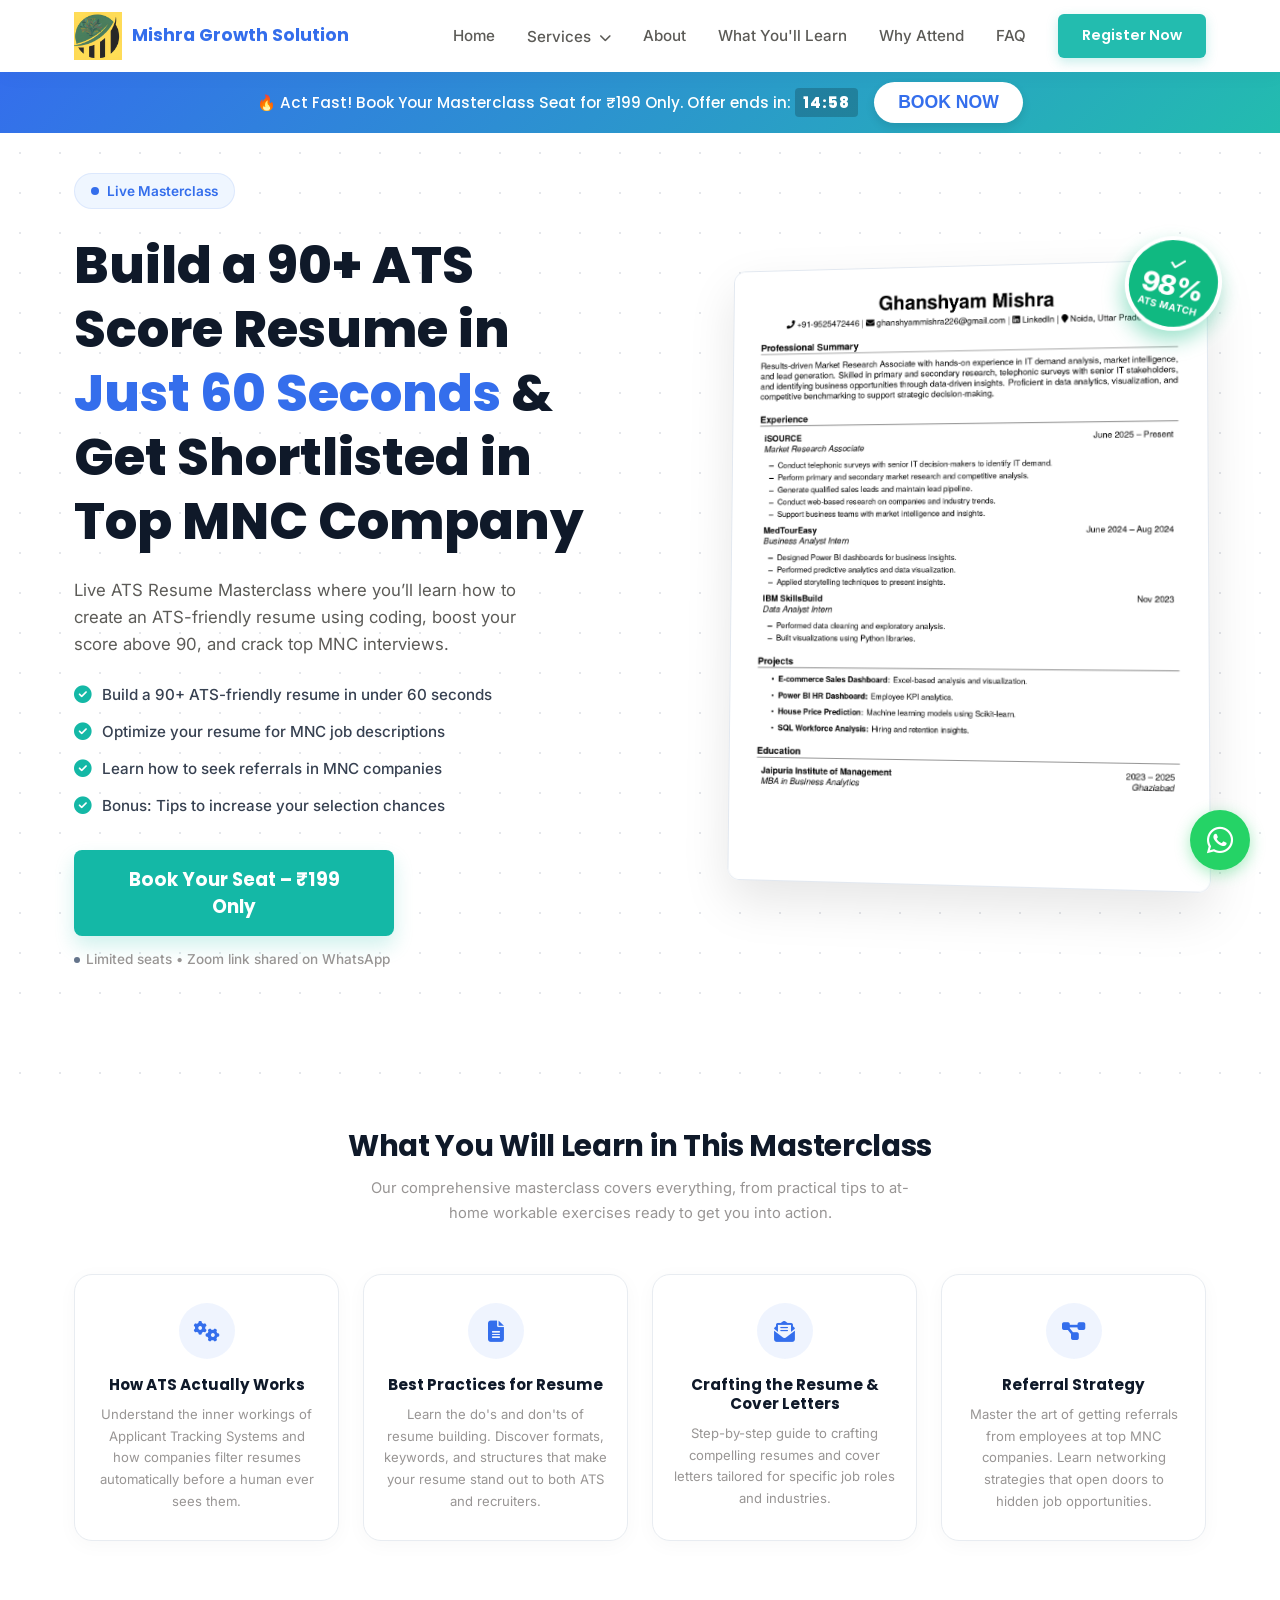
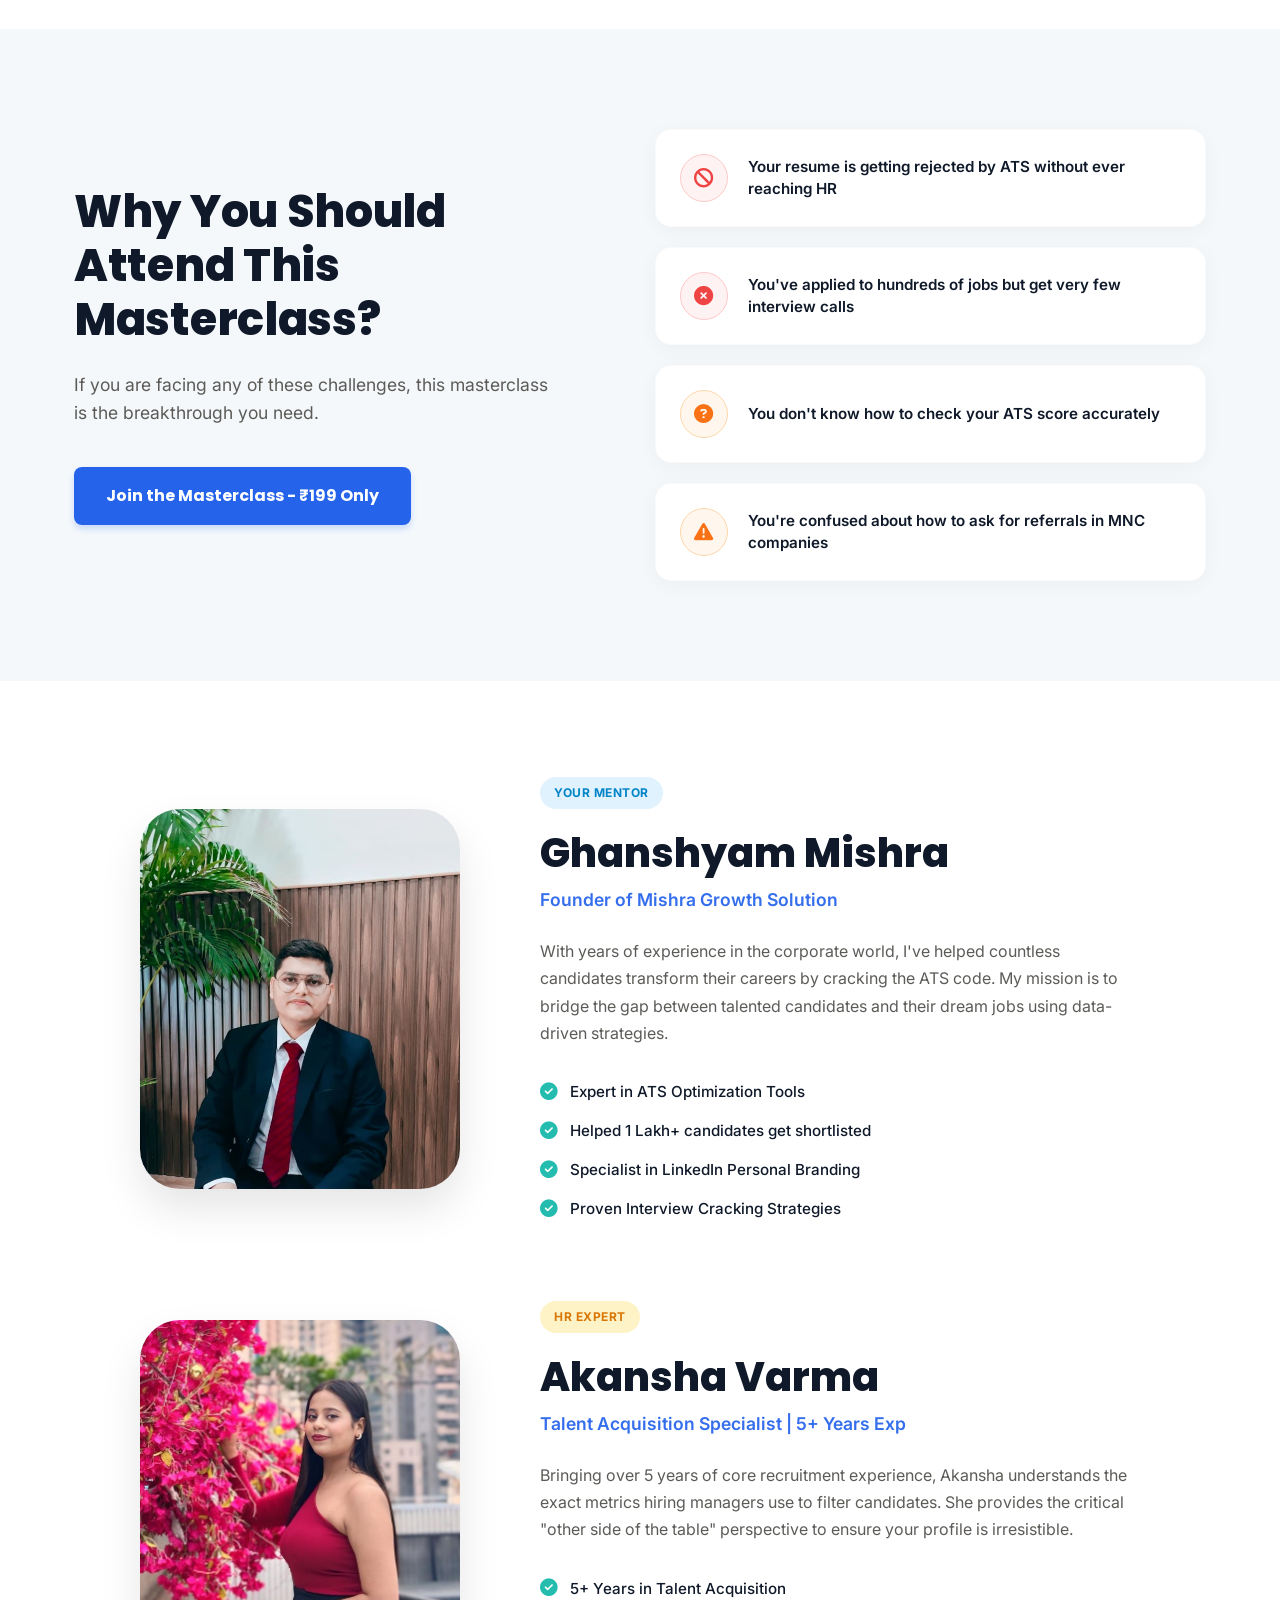
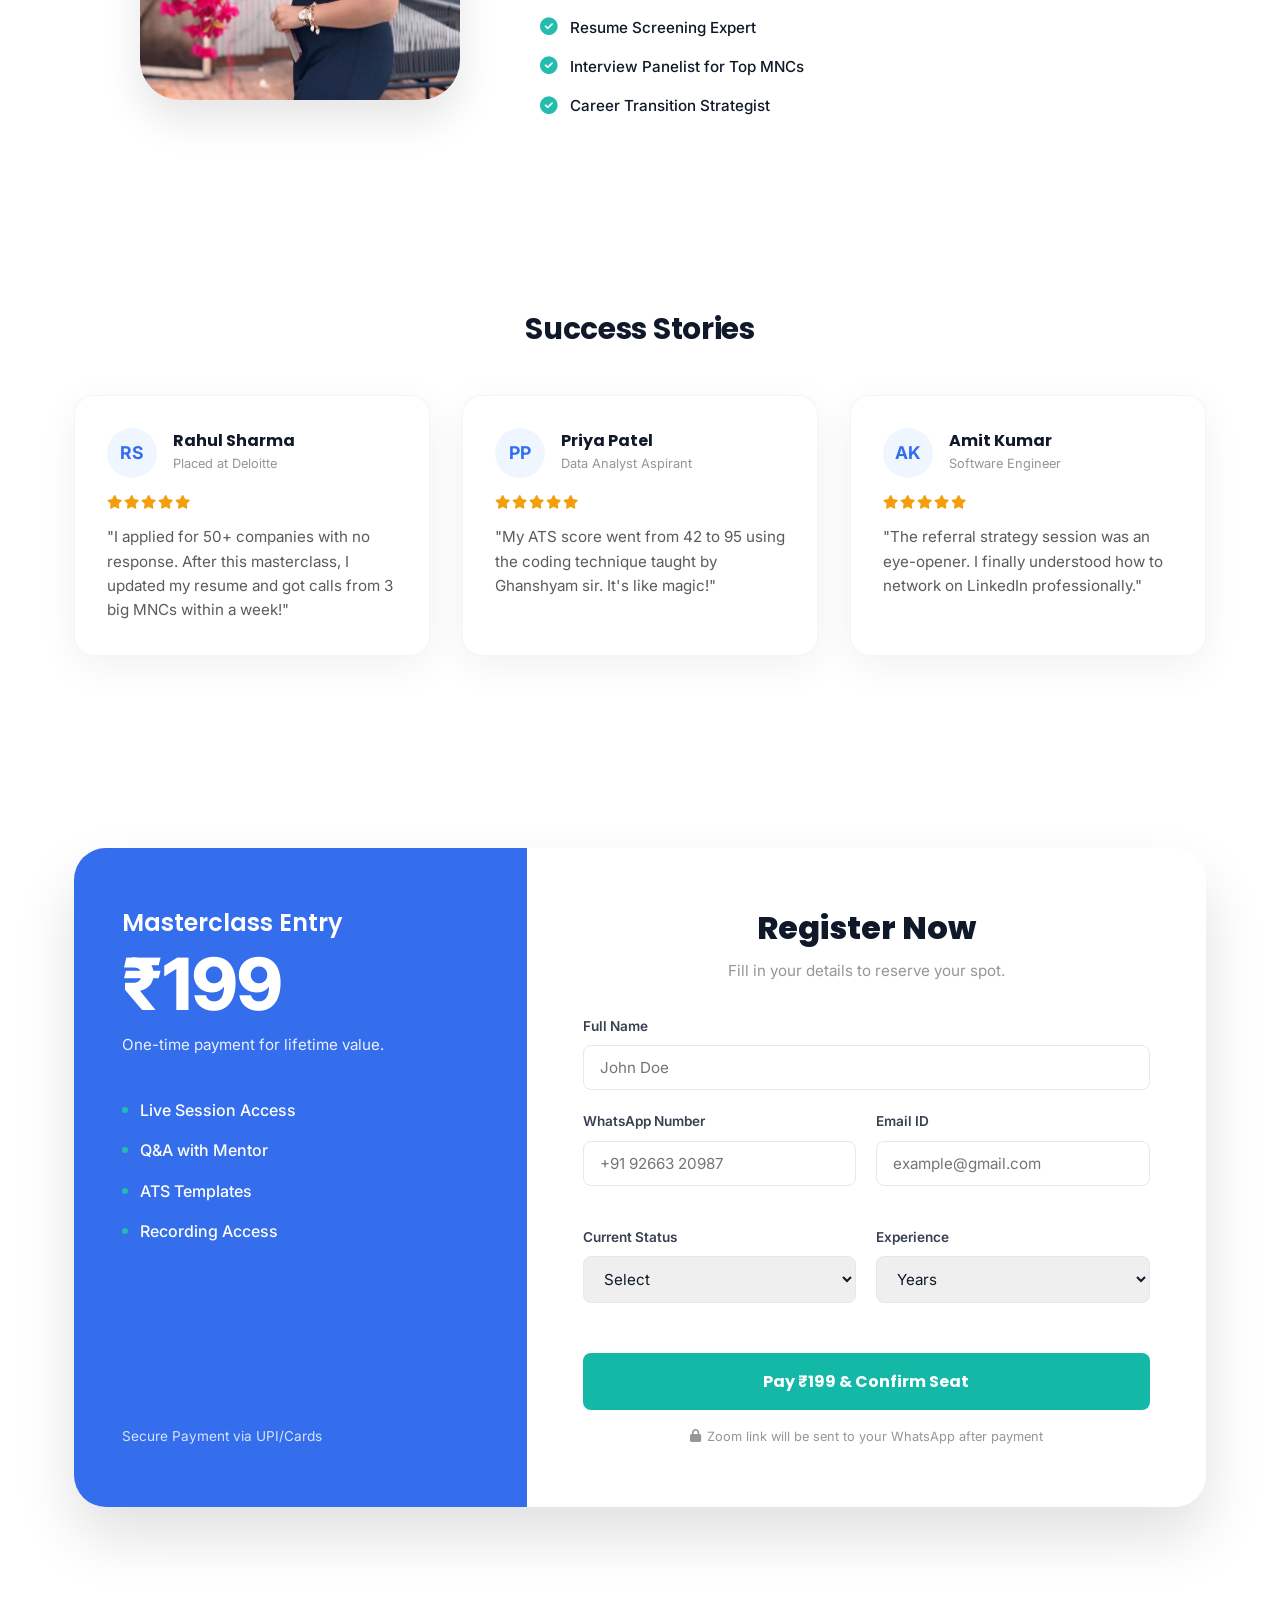
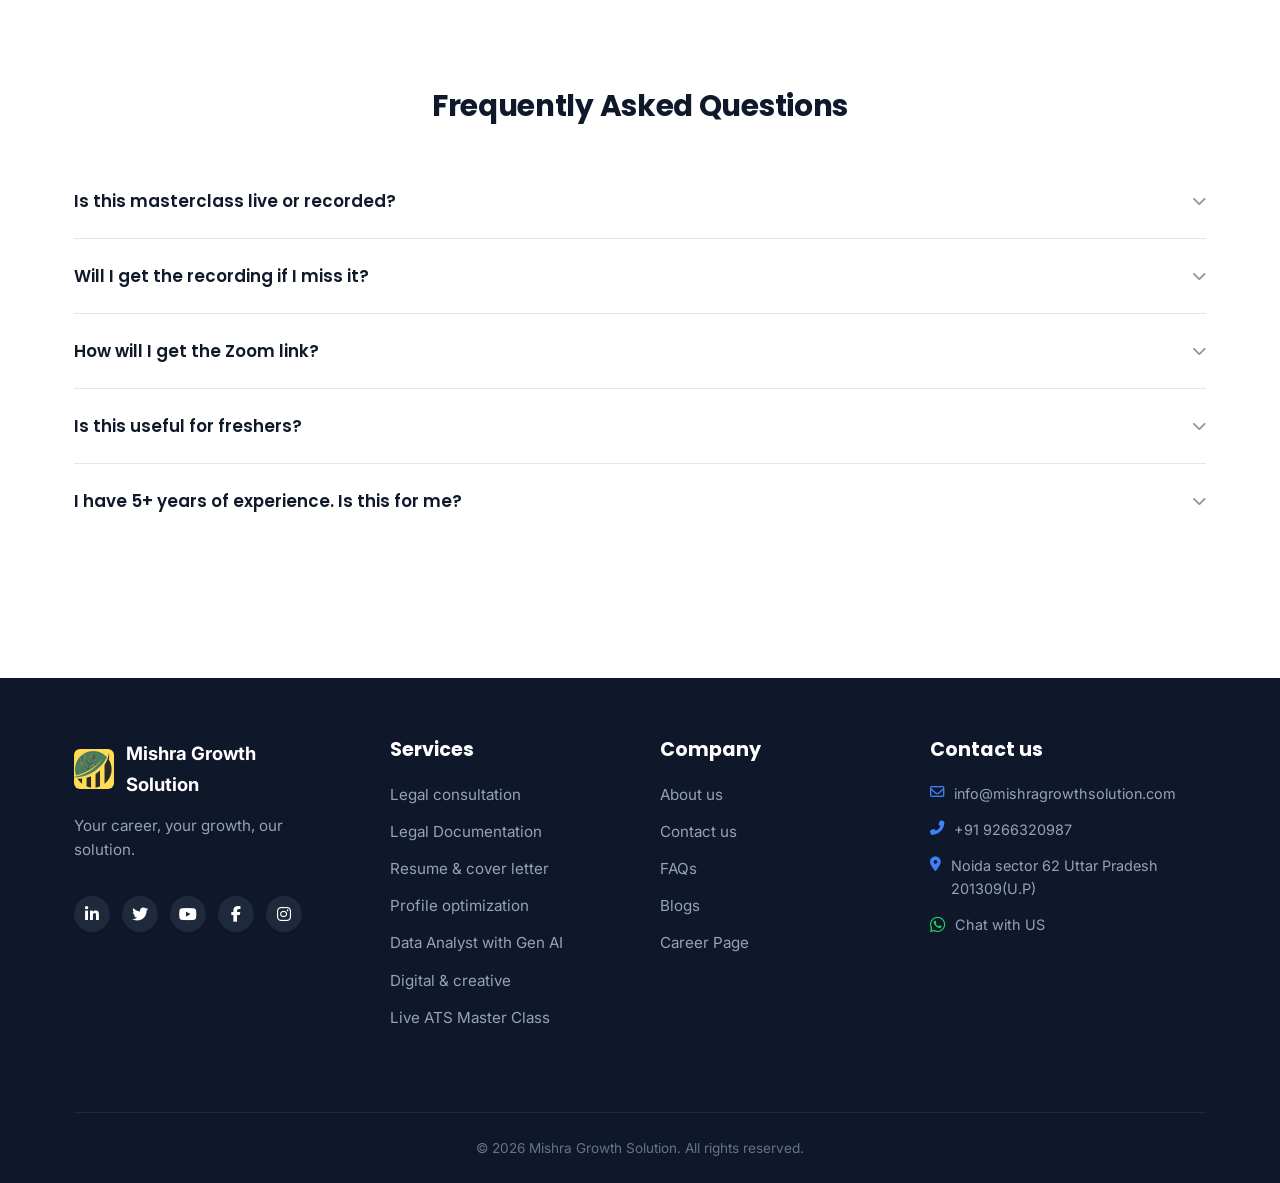
<file: index.html>
<!DOCTYPE html>
<html lang="en">
<head>
    <meta charset="UTF-8">
    <meta name="viewport" content="width=device-width, initial-scale=1.0">
    <title>Mishra Growth Solution - Build 90+ ATS Score Resume</title>
    <meta name="description" content="Build a 90+ ATS Score Resume in Just 60 Seconds & Get Shortlisted in Top MNC Company.">
    <link rel="preconnect" href="https://fonts.googleapis.com">
    <link rel="preconnect" href="https://fonts.gstatic.com" crossorigin>
    <link href="https://fonts.googleapis.com/css2?family=Inter:wght@400;500;600;700;800;900&family=Poppins:wght@400;500;600;700;800;900&display=swap" rel="stylesheet">
    <link rel="stylesheet" href="https://cdnjs.cloudflare.com/ajax/libs/font-awesome/6.5.1/css/all.min.css">
    <link rel="stylesheet" href="styles.css">
    <link rel="apple-touch-icon" sizes="180x180" href="fav iocn/apple-touch-icon.png">
    <link rel="icon" type="image/png" sizes="32x32" href="fav iocn/favicon-32x32.png">
    <link rel="icon" type="image/png" sizes="16x16" href="fav iocn/favicon-16x16.png">
    <link rel="manifest" href="fav iocn/site.webmanifest">
    <link rel="shortcut icon" href="fav iocn/favicon.ico">
    <!-- Razorpay Checkout Script -->
    <script src="https://checkout.razorpay.com/v1/checkout.js"></script>
</head>
<body>

    <!-- HEADER -->
    <header class="header" id="header">
        <div class="container header-inner">
            <a href="index.html#home" class="logo">
                <img src="logo.jpeg" alt="Mishra Growth Solution Logo" class="logo-img">
                <span>Mishra Growth Solution</span>
            </a>
            <nav class="nav" id="nav">
                <a href="index.html#home" class="nav-link active">Home</a>
                <div class="nav-item">
                    <a href="services.html" class="nav-link">Services <i class="fas fa-chevron-down" style="font-size:0.8em; margin-left:4px;"></i></a>
                    <div class="dropdown-menu">
                        <a href="consultation-services.html" class="dropdown-item">Legal Consultation</a>
                        <a href="documentation-services.html" class="dropdown-item" >Legel Documentation</a>
                        <a href="professional-resume.html" class="dropdown-item">Resume & Cover Letter</a>
                        <a href="profile-optimization.html" class="dropdown-item">Profile Optimization</a>
                        <a href="data-analyst-skills.html" class="dropdown-item">Data analytics with Gen AI</a>
                        <a href="career-consultancy.html" class="dropdown-item">Career Consultancy</a>
                        <a href="digital-creative-services.html" class="dropdown-item">Digital & Creative</a>
                        <a href="live-ats-masterclass.html" class="dropdown-item">Live ATS Masterclass</a>
                    </div>
                </div>
                <a href="about.html" class="nav-link">About</a>
                <a href="index.html#learn" class="nav-link">What You'll Learn</a>
                <a href="index.html#why" class="nav-link">Why Attend</a>
                <a href="index.html#faq" class="nav-link">FAQ</a>
                <a href="index.html#pricing" class="btn-primary-nav">Register Now</a>
            </nav>
            <button class="hamburger" id="hamburger" aria-label="Menu">
                <span></span><span></span><span></span>
            </button>
        </div>
    </header>

    <!-- PROMO BANNER -->
    <div class="promo-banner" id="promoBanner">
        <div class="container promo-inner">
            <span class="promo-text">🔥 Act Fast! Book Your Masterclass Seat for ₹199 Only. Offer ends in: <span id="promoTimer" class="promo-timer">15:00</span></span>
            <button class="btn-promo open-popup-btn" style="padding: 10px 24px; font-size: 1.1rem; font-weight: bold; cursor: pointer; border: none; text-transform: uppercase;">Book Now</button>
        </div>
    </div>

    <!-- HERO -->
    <section class="hero" id="home">
        <div class="container hero-grid">
            <div class="hero-left">
                <div class="hero-badge">
                    <span class="badge-dot"></span> Live Masterclass
                </div>
                <h1>Build a 90+ ATS<br>Score Resume in<br><span class="highlight-blue">Just 60 Seconds</span> &amp;<br>Get Shortlisted in<br>Top MNC Company</h1>
                <p class="hero-desc">Live ATS Resume Masterclass where you’ll learn how to create an ATS-friendly resume using coding, boost your score above 90, and crack top MNC interviews.</p>
                
                <ul class="hero-checklist">
                    <li><i class="fas fa-check-circle"></i> Build a 90+ ATS-friendly resume in under 60 seconds</li>
                    <li><i class="fas fa-check-circle"></i> Optimize your resume for MNC job descriptions</li>
                    <li><i class="fas fa-check-circle"></i> Learn how to seek referrals in MNC companies</li>
                    <li><i class="fas fa-check-circle"></i> Bonus: Tips to increase your selection chances</li>
                </ul>

                <button class="btn-hero-cta open-popup-btn" style="cursor: pointer; border: none; font-size: 1.15rem;">Book Your Seat – ₹199 Only</button>
                <p class="hero-seats-text">Limited seats • Zoom link shared on WhatsApp</p>
            </div>
            
            <div class="hero-right">
                <div class="ats-resume-mockup">
                    <img src="Ghanshyam_Mishra_page-0001.jpg" alt="Mishra Growth Solution ATS Resume Sample" class="ats-mockup-img">
                    <div class="ats-stamp">
                        <div class="stamp-circle">
                            <i class="fas fa-check"></i>
                            <div class="stamp-score">98%</div>
                            <span>ATS MATCH</span>
                        </div>
                    </div>
                </div>
            </div>
        </div>
        <div class="hero-wave">
            <svg viewBox="0 0 1440 100" preserveAspectRatio="none"><path d="M0,50 C360,100 720,0 1440,50 L1440,100 L0,100 Z" fill="#ffffff"/></svg>
        </div>
    </section>

    <!-- WHAT YOU WILL LEARN -->
    <section class="section-learn" id="learn">
        <div class="container">
            <h2 class="sec-title center">What You Will Learn in This Masterclass</h2>
            <p class="sec-sub center">Our comprehensive masterclass covers everything, from practical tips to at-home workable exercises ready to get you into action.</p>
            <div class="learn-cards">
                <div class="l-card">
                    <div class="l-icon"><i class="fas fa-cogs"></i></div>
                    <h3>How ATS Actually Works</h3>
                    <p>Understand the inner workings of Applicant Tracking Systems and how companies filter resumes automatically before a human ever sees them.</p>
                </div>
                <div class="l-card">
                    <div class="l-icon"><i class="fas fa-file-alt"></i></div>
                    <h3>Best Practices for Resume</h3>
                    <p>Learn the do's and don'ts of resume building. Discover formats, keywords, and structures that make your resume stand out to both ATS and recruiters.</p>
                </div>
                <div class="l-card">
                    <div class="l-icon"><i class="fas fa-envelope-open-text"></i></div>
                    <h3>Crafting the Resume &amp; Cover Letters</h3>
                    <p>Step-by-step guide to crafting compelling resumes and cover letters tailored for specific job roles and industries.</p>
                </div>
                <div class="l-card">
                    <div class="l-icon"><i class="fas fa-project-diagram"></i></div>
                    <h3>Referral Strategy</h3>
                    <p>Master the art of getting referrals from employees at top MNC companies. Learn networking strategies that open doors to hidden job opportunities.</p>
                </div>
            </div>
        </div>
    </section>

    <!-- WHY SHOULD ATTEND -->
    <section class="section-why" id="why">
        <div class="container why-grid">
            <!-- Left Side: Header & CTA -->
            <div class="why-left">
                <h2 class="sec-title">Why You Should Attend This<br>Masterclass?</h2>
                <p class="why-desc">If you are facing any of these challenges, this masterclass is the breakthrough you need.</p>
                <a href="#pricing" class="btn-blue-cta">Join the Masterclass - ₹199 Only</a>
            </div>
            
            <!-- Right Side: Challenges Stack -->
            <div class="why-right-stack">
                <!-- Card 1 -->
                <div class="why-alert-card">
                    <div class="alert-icon-red"><i class="fas fa-ban"></i></div>
                    <p>Your resume is getting rejected by ATS without ever reaching HR</p>
                </div>
                <!-- Card 2 -->
                <div class="why-alert-card">
                    <div class="alert-icon-red"><i class="fas fa-times-circle"></i></div>
                    <p>You've applied to hundreds of jobs but get very few interview calls</p>
                </div>
                <!-- Card 3 -->
                <div class="why-alert-card">
                    <div class="alert-icon-orange"><i class="fas fa-question-circle"></i></div>
                    <p>You don't know how to check your ATS score accurately</p>
                </div>
                <!-- Card 4 -->
                <div class="why-alert-card">
                    <div class="alert-icon-orange"><i class="fas fa-exclamation-triangle"></i></div>
                    <p>You're confused about how to ask for referrals in MNC companies</p>
                </div>
            </div>
        </div>
    </section>

    <!-- MENTOR SECTION (Ghanshyam) -->
    <section class="section-instructor" id="instructor">
        <div class="container">
            <!-- Mentor 1: Ghanshyam -->
            <div class="instructor-wrapper">
                <div class="instructor-img-box">
                    <img src="Mishra Growth (1) (1)_Nero_AI_Image_Upscaler_Photo_Face.jpg.jpeg" alt="Ghanshyam Mishra" class="instructor-main-img">
                </div>
                <div class="instructor-content">
                    <div class="mentor-badge">YOUR MENTOR</div>
                    <h2>Ghanshyam Mishra</h2>
                    <p class="inst-role-blue">Founder of Mishra Growth Solution</p>
                    <p class="inst-bio-text">With years of experience in the corporate world, I've helped countless candidates transform their careers by cracking the ATS code. My mission is to bridge the gap between talented candidates and their dream jobs using data-driven strategies.</p>
                    <ul class="inst-list">
                        <li><i class="fas fa-check-circle"></i> Expert in ATS Optimization Tools</li>
                        <li><i class="fas fa-check-circle"></i> Helped 1 Lakh+ candidates get shortlisted</li>
                        <li><i class="fas fa-check-circle"></i> Specialist in LinkedIn Personal Branding</li>
                        <li><i class="fas fa-check-circle"></i> Proven Interview Cracking Strategies</li>
                    </ul>
                </div>
            </div>

            <!-- Mentor 2: Akansha -->
            <div class="instructor-wrapper" style="margin-top: 80px;">
                <div class="instructor-img-box">
                    <img src="akansha_varma.jpeg" alt="Akansha Varma" class="instructor-main-img">
                </div>
                <div class="instructor-content">
                    <div class="mentor-badge" style="background: #FEF3C7; color: #D97706;">HR EXPERT</div>
                    <h2>Akansha Varma</h2>
                    <p class="inst-role-blue">Talent Acquisition Specialist | 5+ Years Exp</p>
                    <p class="inst-bio-text">Bringing over 5 years of core recruitment experience, Akansha understands the exact metrics hiring managers use to filter candidates. She provides the critical "other side of the table" perspective to ensure your profile is irresistible.</p>
                    <ul class="inst-list">
                        <li><i class="fas fa-check-circle"></i> 5+ Years in Talent Acquisition</li>
                        <li><i class="fas fa-check-circle"></i> Resume Screening Expert</li>
                        <li><i class="fas fa-check-circle"></i> Interview Panelist for Top MNCs</li>
                        <li><i class="fas fa-check-circle"></i> Career Transition Strategist</li>
                    </ul>
                </div>
            </div>
        </div>
    </section>

    <!-- SUCCESS STORIES -->
    <section class="section-stories" id="stories">
        <div class="container">
            <h2 class="sec-title center">Success Stories</h2>
            <div class="stories-grid">
                <!-- Story 1 -->
                <div class="story-card">
                    <div class="story-header">
                        <div class="story-initials bg-blue-light">RS</div>
                        <div class="story-meta">
                            <h4>Rahul Sharma</h4>
                            <span>Placed at Deloitte</span>
                        </div>
                    </div>
                    <div class="stars"><i class="fas fa-star"></i><i class="fas fa-star"></i><i class="fas fa-star"></i><i class="fas fa-star"></i><i class="fas fa-star"></i></div>
                    <p class="story-text">"I applied for 50+ companies with no response. After this masterclass, I updated my resume and got calls from 3 big MNCs within a week!"</p>
                </div>
                <!-- Story 2 -->
                <div class="story-card">
                    <div class="story-header">
                        <div class="story-initials bg-blue-light">PP</div>
                        <div class="story-meta">
                            <h4>Priya Patel</h4>
                            <span>Data Analyst Aspirant</span>
                        </div>
                    </div>
                    <div class="stars"><i class="fas fa-star"></i><i class="fas fa-star"></i><i class="fas fa-star"></i><i class="fas fa-star"></i><i class="fas fa-star"></i></div>
                    <p class="story-text">"My ATS score went from 42 to 95 using the coding technique taught by Ghanshyam sir. It's like magic!"</p>
                </div>
                <!-- Story 3 -->
                <div class="story-card">
                    <div class="story-header">
                        <div class="story-initials bg-blue-light">AK</div>
                        <div class="story-meta">
                            <h4>Amit Kumar</h4>
                            <span>Software Engineer</span>
                        </div>
                    </div>
                    <div class="stars"><i class="fas fa-star"></i><i class="fas fa-star"></i><i class="fas fa-star"></i><i class="fas fa-star"></i><i class="fas fa-star"></i></div>
                    <p class="story-text">"The referral strategy session was an eye-opener. I finally understood how to network on LinkedIn professionally."</p>
                </div>
            </div>
        </div>
    </section>

    <!-- PRICING & REGISTER -->
    <section class="section-register" id="pricing">
        <div class="container">
            <div class="register-box">
                <!-- Left Blue Panel -->
                <div class="reg-left">
                    <h3>Masterclass Entry</h3>
                    <div class="reg-price">₹199</div>
                    <p class="reg-sub">One-time payment for lifetime value.</p>
                    <ul class="reg-features">
                        <li><span class="dot"></span> Live Session Access</li>
                        <li><span class="dot"></span> Q&A with Mentor</li>
                        <li><span class="dot"></span> ATS Templates</li>
                        <li><span class="dot"></span> Recording Access</li>
                    </ul>
                    <div class="reg-footer">
                        Secure Payment via UPI/Cards
                    </div>
                </div>
                <!-- Right Form Panel -->
                <div class="reg-right">
                    <h3>Register Now</h3>
                    <p class="reg-desc">Fill in your details to reserve your spot.</p>
                    <form id="registerForm" action="https://formsubmit.co/info@mishragrowthsolution.com" method="POST">
                        <div class="form-group">
                            <label>Full Name</label>
                            <input name="Full Name" type="text" name="Full Name" placeholder="John Doe" required name="input_field">
                        </div>
                        <div class="form-row">
                            <div class="form-group">
                                <label>WhatsApp Number</label>
                                <input name="WhatsApp Number" type="tel" name="WhatsApp Number" placeholder="+91 92663 20987" required name="input_field">
                            </div>
                            <div class="form-group">
                                <label>Email ID</label>
                                <input name="Email ID" type="email" name="Email ID" placeholder="example@gmail.com" required name="input_field">
                            </div>
                        </div>
                        <div class="form-row">
                            <div class="form-group">
                                <label>Current Status</label>
                                <select name="select_field" required name="select_field">
                                    <option value="" disabled selected>Select</option>
                                    <option>Student</option>
                                    <option>Working Professional</option>
                                    <option>Job Seeker</option>
                                </select>
                            </div>
                            <div class="form-group">
                                <label>Experience</label>
                                <select name="select_field" required name="select_field">
                                    <option value="" disabled selected>Years</option>
                                    <option>Fresher</option>
                                    <option>1-3 Years</option>
                                    <option>3-5 Years</option>
                                    <option>5+ Years</option>
                                </select>
                            </div>
                        </div>
                        <button type="submit" class="btn-pay-now">Pay ₹199 & Confirm Seat</button>
                        <p class="form-note"><i class="fas fa-lock"></i> Zoom link will be sent to your WhatsApp after payment</p>
                    </form>
                </div>
            </div>
        </div>
    </section>

    <!-- FAQ -->
    <section class="section-faq" id="faq">
        <div class="container">
            <h2 class="sec-title center">Frequently Asked Questions</h2>
            <div class="faq-wrap">
                <div class="faq-item">
                    <button class="faq-q"><span>Is this masterclass live or recorded?</span><i class="fas fa-chevron-down"></i></button>
                    <div class="faq-a"><p>This is a 100% Live Zoom Masterclass where you can interact with the mentor directly. The session will be approximately 45 minutes long.</p></div>
                </div>
                <div class="faq-item">
                    <button class="faq-q"><span>Will I get the recording if I miss it?</span><i class="fas fa-chevron-down"></i></button>
                    <div class="faq-a"><p>Yes! A high-quality recording will be shared with all registered participants after the session.</p></div>
                </div>
                <div class="faq-item">
                    <button class="faq-q"><span>How will I get the Zoom link?</span><i class="fas fa-chevron-down"></i></button>
                    <div class="faq-a"><p>The Zoom link will be sent to your registered WhatsApp number and Email ID 2 hours before the session starts.</p></div>
                </div>
                <div class="faq-item">
                    <button class="faq-q"><span>Is this useful for freshers?</span><i class="fas fa-chevron-down"></i></button>
                    <div class="faq-a"><p>Absolutely! Freshers face the biggest challenge with ATS rejection. This masterclass is specifically designed to help you cross that first barrier.</p></div>
                </div>
                <div class="faq-item">
                    <button class="faq-q"><span>I have 5+ years of experience. Is this for me?</span><i class="fas fa-chevron-down"></i></button>
                    <div class="faq-a"><p>Yes. ATS algorithms work the same for all experience levels. Senior roles often require even higher keyword optimization which we cover in depth.</p></div>
                </div>
            </div>
        </div>
    </section>

    <!-- FOOTER -->
    <footer class="footer">
        <div class="container">
            <div class="footer-grid-4">
                <!-- 1. Brand & Socials -->
                <div class="footer-col" style="padding-right: 20px;">
                    <div class="f-logo" style="margin-bottom: 15px;">
                        <img src="logo.jpeg" alt="Logo" class="f-logo-img">
                        <span style="font-size: 1.15rem; font-weight: 700; color: #fff;">Mishra Growth Solution</span>
                    </div>
                    <p class="f-subtext" style="color: #94A3B8; margin-bottom: 25px; line-height: 1.6; font-size: 0.95rem;">Your career, your growth, our solution.</p>
                    <div class="f-socials">
                        <a href="https://www.linkedin.com/company/108747952/admin/dashboard/" target="_blank" aria-label="LinkedIn"><i class="fab fa-linkedin-in"></i></a>
                        <a href="https://x.com/GrowthMishra" target="_blank" aria-label="X (Twitter)"><i class="fab fa-twitter"></i></a>
                        <a href="https://youtube.com/@ghanshyammishra6557?si=NMRRGhdkDLKaPA-m" target="_blank" aria-label="YouTube"><i class="fab fa-youtube"></i></a>
                        <a href="https://www.facebook.com/share/14TzW4TWqx8/" target="_blank" aria-label="Facebook"><i class="fab fa-facebook-f"></i></a>
                        <a href="https://www.instagram.com/mishragrowth07?utm_source=qr&igsh=MWw2M2xtZm02bjF3dA==" target="_blank" aria-label="Instagram"><i class="fab fa-instagram"></i></a>
                    </div>
                </div>

                <!-- 2. Services -->
                <div class="footer-col">
                    <h4 class="footer-heading" style="color: #fff; font-size: 1.2rem; margin-bottom: 20px;">Services</h4>
                    <ul class="footer-links" style="list-style: none; padding: 0; display: flex; flex-direction: column; gap: 12px;">
                        <li><a href="consultation-services.html" style="color: #94A3B8; text-decoration: none; font-size: 0.95rem; display: block;">Legal consultation</a></li>
                        <li><a href="documentation-services.html" style="color: #94A3B8; text-decoration: none; font-size: 0.95rem; display: block;">Legal Documentation</a></li>
                        <li><a href="professional-resume.html" style="color: #94A3B8; text-decoration: none; font-size: 0.95rem; display: block;">Resume & cover letter</a></li>
                        <li><a href="profile-optimization.html" style="color: #94A3B8; text-decoration: none; font-size: 0.95rem; display: block;">Profile optimization</a></li>
                        <li><a href="data-analyst-skills.html" style="color: #94A3B8; text-decoration: none; font-size: 0.95rem; display: block;">Data Analyst with Gen AI</a></li>
                        <li><a href="digital-creative-services.html" style="color: #94A3B8; text-decoration: none; font-size: 0.95rem; display: block;">Digital & creative</a></li>
                        <li><a href="live-ats-masterclass.html" style="color: #94A3B8; text-decoration: none; font-size: 0.95rem; display: block;">Live ATS Master Class</a></li>
                    </ul>
                </div>

                <!-- 3. Company -->
                <div class="footer-col">
                    <h4 class="footer-heading" style="color: #fff; font-size: 1.2rem; margin-bottom: 20px;">Company</h4>
                    <ul class="footer-links" style="list-style: none; padding: 0; display: flex; flex-direction: column; gap: 12px;">
                        <li><a href="about.html" style="color: #94A3B8; text-decoration: none; font-size: 0.95rem; display: block;">About us</a></li>
                        <li><a href="index.html#contact" style="color: #94A3B8; text-decoration: none; font-size: 0.95rem; display: block;">Contact us</a></li>
                        <li><a href="index.html#faq" style="color: #94A3B8; text-decoration: none; font-size: 0.95rem; display: block;">FAQs</a></li>
                        <li><a href="index.html#blogs" style="color: #94A3B8; text-decoration: none; font-size: 0.95rem; display: block;">Blogs</a></li>
                        <li><a href="index.html#career" style="color: #94A3B8; text-decoration: none; font-size: 0.95rem; display: block;">Career Page</a></li>
                    </ul>
                </div>

                <!-- 4. Contact us & Map -->
                <div class="footer-col">
                    <h4 class="footer-heading" style="color: #fff; font-size: 1.2rem; margin-bottom: 20px;">Contact us</h4>
                    <ul class="footer-contact-list" style="list-style: none; padding: 0; display: flex; flex-direction: column; gap: 12px; margin-bottom: 15px;">
                        <li style="color: #94A3B8; font-size: 0.9rem; display: flex; gap: 10px;"><i class="far fa-envelope" style="color: #3B82F6; margin-top: 3px;"></i> info@mishragrowthsolution.com</li>
                        <li style="color: #94A3B8; font-size: 0.9rem; display: flex; gap: 10px;"><i class="fas fa-phone-alt" style="color: #3B82F6; margin-top: 3px;"></i> +91 9266320987</li>
                        <li style="color: #94A3B8; font-size: 0.9rem; display: flex; gap: 10px;"><i class="fas fa-map-marker-alt" style="color: #3B82F6; margin-top: 3px;"></i> Noida sector 62 Uttar Pradesh 201309(U.P)</li>
                        <li><a href="https://wa.me/919266320987" style="color: #94A3B8; text-decoration: none; font-size: 0.9rem; display: flex; gap: 10px; align-items: center;"><i class="fab fa-whatsapp" style="color: #25D366; font-size: 1.1rem;"></i> Chat with US</a></li>
                    </ul>
                    <div class="footer-map-small" style="width: 100%; border-radius: 8px; overflow: hidden; height: 100px;">
                        <iframe src="https://www.google.com/maps/embed?pb=!1m18!1m12!1m3!1d3502.1678120465243!2d77.3629555!3d28.6247366!2m3!1f0!2f0!3f0!3m2!1i1024!2i768!4f13.1!3m3!1m2!1s0x390ce55572aaeb81%3A0x6b4be9e4b706c9b5!2sSector%2062%2C%20Noida%2C%20Uttar%20Pradesh!5e0!3m2!1sen!2sin!4v1700000000000!5m2!1sen!2sin" width="100%" height="100" style="border:0;" allowfullscreen="" loading="lazy" referrerpolicy="no-referrer-when-downgrade"></iframe>
                    </div>
                </div>
            </div>

            <div class="footer-bottom">
                &copy; 2026 Mishra Growth Solution. All rights reserved.
            </div>
        </div>
    </footer>

    <!-- WhatsApp Floating Button -->
    <a href="https://wa.me/919266320987" class="whatsapp-float" target="_blank" rel="noopener noreferrer" aria-label="Chat with us on WhatsApp">
        <i class="fab fa-whatsapp"></i>
    </a>

    <!-- Lead Generation Popup -->
    <div class="lead-popup-overlay" id="leadPopup">
        <div class="lead-popup-box">
            <button class="lead-popup-close" id="closeLeadPopup" aria-label="Close">&times;</button>
            <div class="lead-popup-content">
                <div class="lead-popup-left">
                    <div class="pl-badge">Masterclass Entry</div>
                    <h2>₹199</h2>
                    <p class="pl-sub">One-time payment for lifetime value.</p>
                    <ul class="pl-list">
                        <li><i class="fas fa-check"></i> Live Session Access</li>
                        <li><i class="fas fa-check"></i> Q&A with Mentor</li>
                        <li><i class="fas fa-check"></i> ATS Templates</li>
                        <li><i class="fas fa-check"></i> Recording Access</li>
                    </ul>
                    <div class="pl-secure">Secure Payment via UPI/Cards</div>
                </div>
                <div class="lead-popup-right">
                    <h3>Register Now</h3>
                    <p>Fill in your details to reserve your spot.</p>
                    <form id="popupRegisterForm" action="https://formsubmit.co/info@mishragrowthsolution.com" method="POST">
                        <div class="form-group">
                            <label>Full Name</label>
                            <input name="Full Name" type="text" name="Full Name" placeholder="John Doe" required name="input_field">
                        </div>
                        <div class="form-row">
                            <div class="form-group">
                                <label>WhatsApp Number</label>
                                <input name="WhatsApp Number" type="tel" name="WhatsApp Number" placeholder="+91 92663 20987" required name="input_field">
                            </div>
                            <div class="form-group">
                                <label>Email ID</label>
                                <input name="Email ID" type="email" name="Email ID" placeholder="example@gmail.com" required name="input_field">
                            </div>
                        </div>
                        <div class="form-row">
                            <div class="form-group">
                                <label>Current Status</label>
                                <select name="select_field" required name="select_field">
                                    <option value="" disabled selected>Select</option>
                                    <option>Student</option>
                                    <option>Working Professional</option>
                                    <option>Job Seeker</option>
                                </select>
                            </div>
                            <div class="form-group">
                                <label>Experience</label>
                                <select name="select_field" required name="select_field">
                                    <option value="" disabled selected>Years</option>
                                    <option>Fresher</option>
                                    <option>1-3 Years</option>
                                    <option>3-5 Years</option>
                                    <option>5+ Years</option>
                                </select>
                            </div>
                        </div>
                        <button type="submit" class="btn-pay-now">Pay ₹199 & Confirm Seat</button>
                        <p class="form-note" style="text-align:center; font-size:0.8rem; margin-top:10px; color:#64748B;"><i class="fas fa-lock"></i> Zoom link will be sent to your WhatsApp</p>
                    </form>
                </div>
            </div>
        </div>
    </div>

    <script src="script.js"></script>
</body>
</html>
</file>
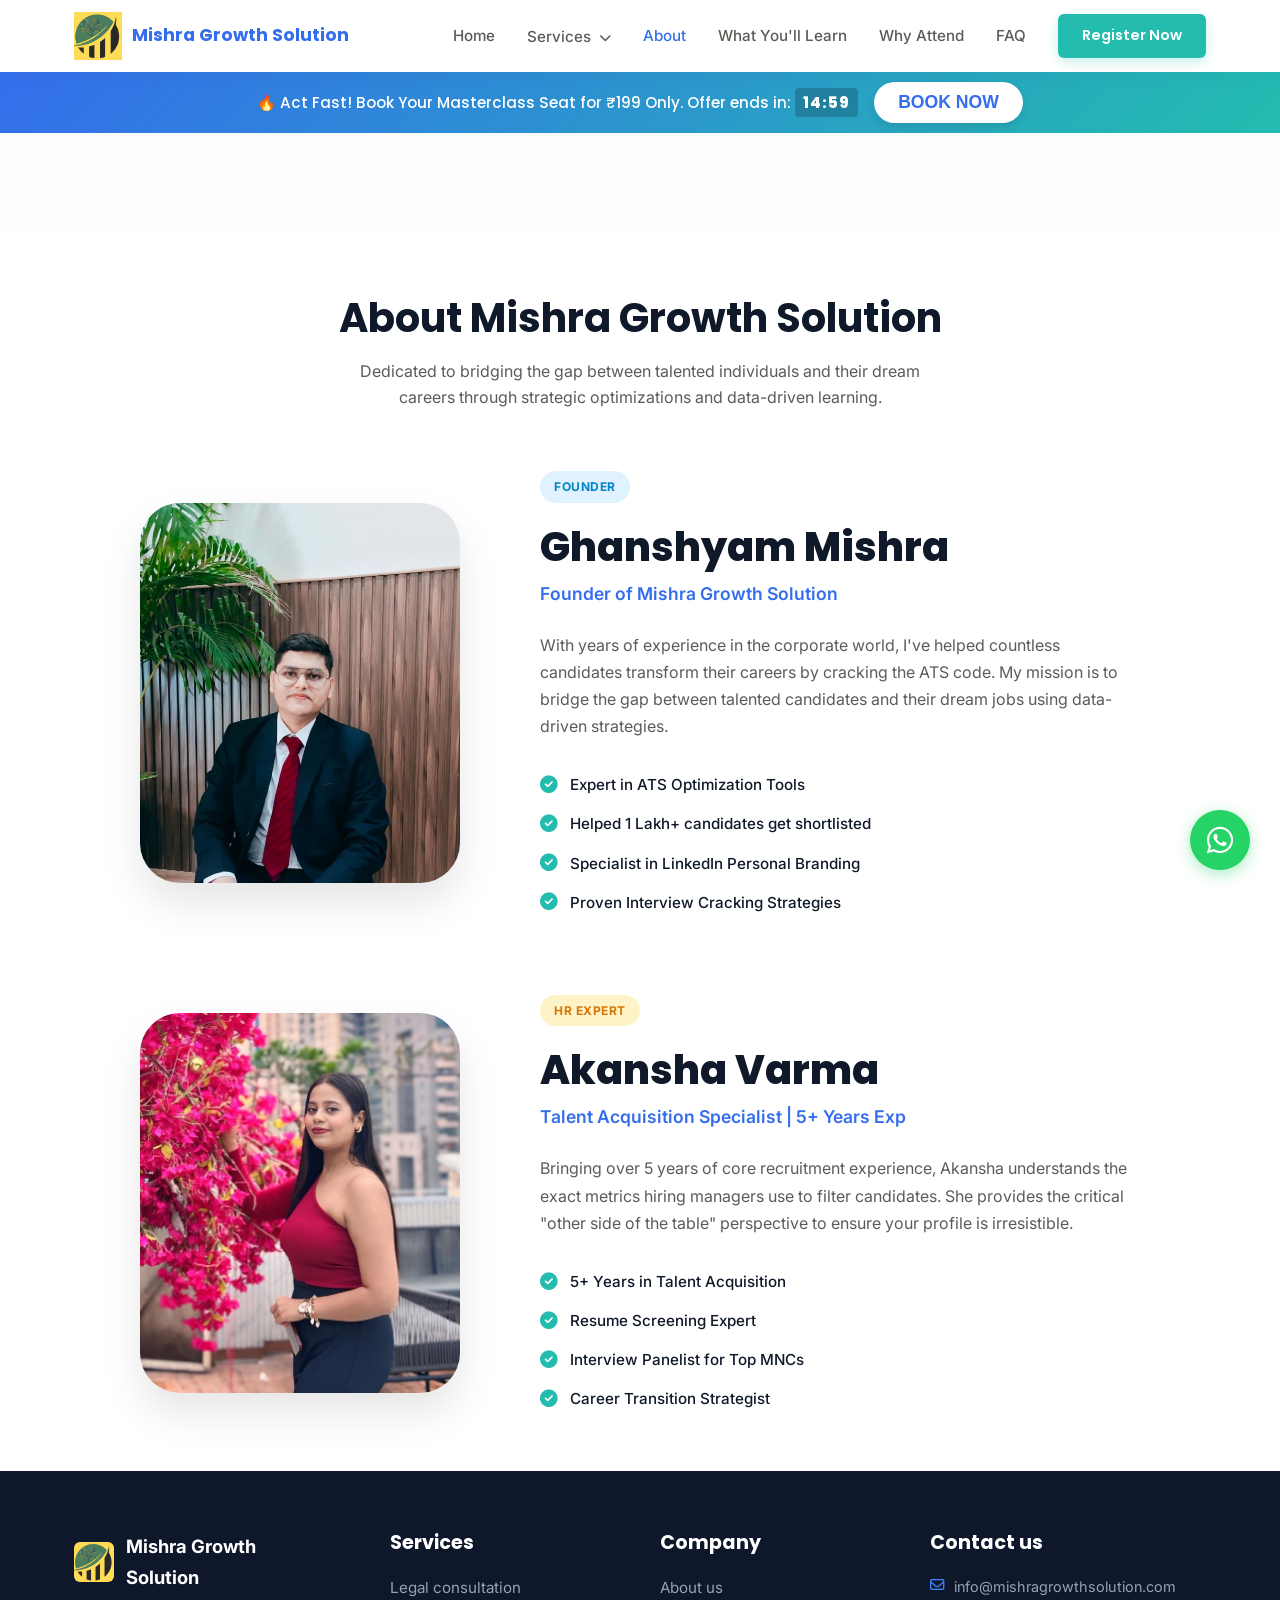
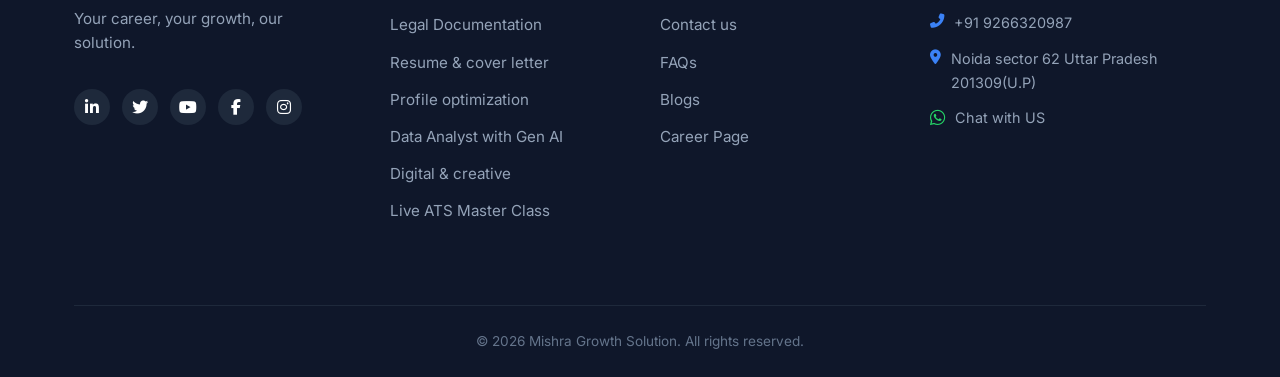
<file: about.html>
<!DOCTYPE html>
<html lang="en">
<head>
    <meta charset="UTF-8">
    <meta name="viewport" content="width=device-width, initial-scale=1.0">
    <title>About Us | Mishra Growth Solution</title>
    <meta name="description" content="Build a 90+ ATS Score Resume in Just 60 Seconds & Get Shortlisted in Top MNC Company.">
    <link rel="preconnect" href="https://fonts.googleapis.com">
    <link rel="preconnect" href="https://fonts.gstatic.com" crossorigin>
    <link href="https://fonts.googleapis.com/css2?family=Inter:wght@400;500;600;700;800;900&family=Poppins:wght@400;500;600;700;800;900&display=swap" rel="stylesheet">
    <link rel="stylesheet" href="https://cdnjs.cloudflare.com/ajax/libs/font-awesome/6.5.1/css/all.min.css">
    <link rel="stylesheet" href="styles.css">
    <link rel="apple-touch-icon" sizes="180x180" href="fav iocn/apple-touch-icon.png">
    <link rel="icon" type="image/png" sizes="32x32" href="fav iocn/favicon-32x32.png">
    <link rel="icon" type="image/png" sizes="16x16" href="fav iocn/favicon-16x16.png">
    <link rel="manifest" href="fav iocn/site.webmanifest">
    <link rel="shortcut icon" href="fav iocn/favicon.ico">
    <!-- Razorpay Checkout Script -->
    <script src="https://checkout.razorpay.com/v1/checkout.js"></script>
</head>
<body>

    <!-- HEADER -->
    <header class="header" id="header">
        <div class="container header-inner">
            <a href="index.html#home" class="logo">
                <img src="logo.jpeg" alt="Mishra Growth Solution Logo" class="logo-img">
                <span>Mishra Growth Solution</span>
            </a>
            <nav class="nav" id="nav">
                <a href="index.html#home" class="nav-link">Home</a>
                <div class="nav-item">
                    <a href="services.html" class="nav-link">Services <i class="fas fa-chevron-down" style="font-size:0.8em; margin-left:4px;"></i></a>
                    <div class="dropdown-menu">
                        <a href="consultation-services.html" class="dropdown-item">Legal Consultation</a>
                        <a href="documentation-services.html" class="dropdown-item">Documentation</a>
                        <a href="professional-resume.html" class="dropdown-item">Resume & Cover Letter</a>
                        <a href="profile-optimization.html" class="dropdown-item">Profile Optimization</a>
                        <a href="data-analyst-skills.html" class="dropdown-item">Data analytics with Gen AI</a>
                        <a href="career-consultancy.html" class="dropdown-item">Career Consultancy</a>
                        <a href="digital-creative-services.html" class="dropdown-item">Digital & Creative</a>
                        <a href="live-ats-masterclass.html" class="dropdown-item">Live ATS Masterclass</a>
                    </div>
                </div>
                <a href="about.html" class="nav-link active">About</a>
                <a href="index.html#learn" class="nav-link">What You'll Learn</a>
                <a href="index.html#why" class="nav-link">Why Attend</a>
                <a href="index.html#faq" class="nav-link">FAQ</a>
                <a href="index.html#pricing" class="btn-primary-nav">Register Now</a>
            </nav>
            <button class="hamburger" id="hamburger" aria-label="Menu">
                <span></span><span></span><span></span>
            </button>
        </div>
    </header>

    <!-- PROMO BANNER -->
    <div class="promo-banner" id="promoBanner">
        <div class="container promo-inner">
            <span class="promo-text">🔥 Act Fast! Book Your Masterclass Seat for ₹199 Only. Offer ends in: <span id="promoTimer" class="promo-timer">15:00</span></span>
            <button class="btn-promo open-popup-btn" style="padding: 10px 24px; font-size: 1.1rem; font-weight: bold; cursor: pointer; border: none; text-transform: uppercase;">Book Now</button>
        </div>
    </div>


    <section class="section-instructor" style="margin-top: 100px; padding: 60px 0;">
        <div class="container">
            <div style="text-align: center; margin-bottom: 60px;">
                <h1 style="font-size: 2.5rem; color: var(--text-main);">About Mishra Growth Solution</h1>
                <p style="color: var(--text-muted); max-width: 600px; margin: 15px auto 0;">Dedicated to bridging the gap between talented individuals and their dream careers through strategic optimizations and data-driven learning.</p>
            </div>
            
            <!-- Mentor 1: Ghanshyam -->
            <div class="instructor-wrapper">
                <div class="instructor-img-box">
                    <img src="Mishra Growth (1) (1)_Nero_AI_Image_Upscaler_Photo_Face.jpg.jpeg" alt="Ghanshyam Mishra" class="instructor-main-img">
                </div>
                <div class="instructor-content">
                    <div class="mentor-badge">FOUNDER</div>
                    <h2>Ghanshyam Mishra</h2>
                    <p class="inst-role-blue">Founder of Mishra Growth Solution</p>
                    <p class="inst-bio-text">With years of experience in the corporate world, I've helped countless candidates transform their careers by cracking the ATS code. My mission is to bridge the gap between talented candidates and their dream jobs using data-driven strategies.</p>
                    <ul class="inst-list">
                        <li><i class="fas fa-check-circle"></i> Expert in ATS Optimization Tools</li>
                        <li><i class="fas fa-check-circle"></i> Helped 1 Lakh+ candidates get shortlisted</li>
                        <li><i class="fas fa-check-circle"></i> Specialist in LinkedIn Personal Branding</li>
                        <li><i class="fas fa-check-circle"></i> Proven Interview Cracking Strategies</li>
                    </ul>
                </div>
            </div>

            <!-- Mentor 2: Akansha -->
            <div class="instructor-wrapper" style="margin-top: 80px;">
                <div class="instructor-img-box">
                    <img src="akansha_varma.jpeg" alt="Akansha Varma" class="instructor-main-img">
                </div>
                <div class="instructor-content">
                    <div class="mentor-badge" style="background: #FEF3C7; color: #D97706;">HR EXPERT</div>
                    <h2>Akansha Varma</h2>
                    <p class="inst-role-blue">Talent Acquisition Specialist | 5+ Years Exp</p>
                    <p class="inst-bio-text">Bringing over 5 years of core recruitment experience, Akansha understands the exact metrics hiring managers use to filter candidates. She provides the critical "other side of the table" perspective to ensure your profile is irresistible.</p>
                    <ul class="inst-list">
                        <li><i class="fas fa-check-circle"></i> 5+ Years in Talent Acquisition</li>
                        <li><i class="fas fa-check-circle"></i> Resume Screening Expert</li>
                        <li><i class="fas fa-check-circle"></i> Interview Panelist for Top MNCs</li>
                        <li><i class="fas fa-check-circle"></i> Career Transition Strategist</li>
                    </ul>
                </div>
            </div>
        </div>
    </section>

    <!-- FOOTER -->
    <footer class="footer">
        <div class="container">
            <div class="footer-grid-4">
                <!-- 1. Brand & Socials -->
                <div class="footer-col" style="padding-right: 20px;">
                    <div class="f-logo" style="margin-bottom: 15px;">
                        <img src="logo.jpeg" alt="Logo" class="f-logo-img">
                        <span style="font-size: 1.15rem; font-weight: 700; color: #fff;">Mishra Growth Solution</span>
                    </div>
                    <p class="f-subtext" style="color: #94A3B8; margin-bottom: 25px; line-height: 1.6; font-size: 0.95rem;">Your career, your growth, our solution.</p>
                    <div class="f-socials">
                        <a href="https://www.linkedin.com/company/108747952/admin/dashboard/" target="_blank" aria-label="LinkedIn"><i class="fab fa-linkedin-in"></i></a>
                        <a href="https://x.com/GrowthMishra" target="_blank" aria-label="X (Twitter)"><i class="fab fa-twitter"></i></a>
                        <a href="https://youtube.com/@ghanshyammishra6557?si=NMRRGhdkDLKaPA-m" target="_blank" aria-label="YouTube"><i class="fab fa-youtube"></i></a>
                        <a href="https://www.facebook.com/share/14TzW4TWqx8/" target="_blank" aria-label="Facebook"><i class="fab fa-facebook-f"></i></a>
                        <a href="https://www.instagram.com/mishragrowth07?utm_source=qr&igsh=MWw2M2xtZm02bjF3dA==" target="_blank" aria-label="Instagram"><i class="fab fa-instagram"></i></a>
                    </div>
                </div>

                <!-- 2. Services -->
                <div class="footer-col">
                    <h4 class="footer-heading" style="color: #fff; font-size: 1.2rem; margin-bottom: 20px;">Services</h4>
                    <ul class="footer-links" style="list-style: none; padding: 0; display: flex; flex-direction: column; gap: 12px;">
                        <li><a href="consultation-services.html" style="color: #94A3B8; text-decoration: none; font-size: 0.95rem; display: block;">Legal consultation</a></li>
                        <li><a href="documentation-services.html" style="color: #94A3B8; text-decoration: none; font-size: 0.95rem; display: block;">Legal Documentation</a></li>
                        <li><a href="professional-resume.html" style="color: #94A3B8; text-decoration: none; font-size: 0.95rem; display: block;">Resume & cover letter</a></li>
                        <li><a href="profile-optimization.html" style="color: #94A3B8; text-decoration: none; font-size: 0.95rem; display: block;">Profile optimization</a></li>
                        <li><a href="data-analyst-skills.html" style="color: #94A3B8; text-decoration: none; font-size: 0.95rem; display: block;">Data Analyst with Gen AI</a></li>
                        <li><a href="digital-creative-services.html" style="color: #94A3B8; text-decoration: none; font-size: 0.95rem; display: block;">Digital & creative</a></li>
                        <li><a href="live-ats-masterclass.html" style="color: #94A3B8; text-decoration: none; font-size: 0.95rem; display: block;">Live ATS Master Class</a></li>
                    </ul>
                </div>

                <!-- 3. Company -->
                <div class="footer-col">
                    <h4 class="footer-heading" style="color: #fff; font-size: 1.2rem; margin-bottom: 20px;">Company</h4>
                    <ul class="footer-links" style="list-style: none; padding: 0; display: flex; flex-direction: column; gap: 12px;">
                        <li><a href="about.html" style="color: #94A3B8; text-decoration: none; font-size: 0.95rem; display: block;">About us</a></li>
                        <li><a href="index.html#contact" style="color: #94A3B8; text-decoration: none; font-size: 0.95rem; display: block;">Contact us</a></li>
                        <li><a href="index.html#faq" style="color: #94A3B8; text-decoration: none; font-size: 0.95rem; display: block;">FAQs</a></li>
                        <li><a href="index.html#blogs" style="color: #94A3B8; text-decoration: none; font-size: 0.95rem; display: block;">Blogs</a></li>
                        <li><a href="index.html#career" style="color: #94A3B8; text-decoration: none; font-size: 0.95rem; display: block;">Career Page</a></li>
                    </ul>
                </div>

                <!-- 4. Contact us & Map -->
                <div class="footer-col">
                    <h4 class="footer-heading" style="color: #fff; font-size: 1.2rem; margin-bottom: 20px;">Contact us</h4>
                    <ul class="footer-contact-list" style="list-style: none; padding: 0; display: flex; flex-direction: column; gap: 12px; margin-bottom: 15px;">
                        <li style="color: #94A3B8; font-size: 0.9rem; display: flex; gap: 10px;"><i class="far fa-envelope" style="color: #3B82F6; margin-top: 3px;"></i> info@mishragrowthsolution.com</li>
                        <li style="color: #94A3B8; font-size: 0.9rem; display: flex; gap: 10px;"><i class="fas fa-phone-alt" style="color: #3B82F6; margin-top: 3px;"></i> +91 9266320987</li>
                        <li style="color: #94A3B8; font-size: 0.9rem; display: flex; gap: 10px;"><i class="fas fa-map-marker-alt" style="color: #3B82F6; margin-top: 3px;"></i> Noida sector 62 Uttar Pradesh 201309(U.P)</li>
                        <li><a href="https://wa.me/919266320987" style="color: #94A3B8; text-decoration: none; font-size: 0.9rem; display: flex; gap: 10px; align-items: center;"><i class="fab fa-whatsapp" style="color: #25D366; font-size: 1.1rem;"></i> Chat with US</a></li>
                    </ul>
                    <div class="footer-map-small" style="width: 100%; border-radius: 8px; overflow: hidden; height: 100px;">
                        <iframe src="https://www.google.com/maps/embed?pb=!1m18!1m12!1m3!1d3502.1678120465243!2d77.3629555!3d28.6247366!2m3!1f0!2f0!3f0!3m2!1i1024!2i768!4f13.1!3m3!1m2!1s0x390ce55572aaeb81%3A0x6b4be9e4b706c9b5!2sSector%2062%2C%20Noida%2C%20Uttar%20Pradesh!5e0!3m2!1sen!2sin!4v1700000000000!5m2!1sen!2sin" width="100%" height="100" style="border:0;" allowfullscreen="" loading="lazy" referrerpolicy="no-referrer-when-downgrade"></iframe>
                    </div>
                </div>
            </div>

            <div class="footer-bottom">
                &copy; 2026 Mishra Growth Solution. All rights reserved.
            </div>
        </div>
    </footer>

    <!-- WhatsApp Floating Button -->
    <a href="https://wa.me/919266320987" class="whatsapp-float" target="_blank" rel="noopener noreferrer" aria-label="Chat with us on WhatsApp">
        <i class="fab fa-whatsapp"></i>
    </a>

    <!-- Lead Generation Popup -->
    <div class="lead-popup-overlay" id="leadPopup">
        <div class="lead-popup-box">
            <button class="lead-popup-close" id="closeLeadPopup" aria-label="Close">&times;</button>
            <div class="lead-popup-content">
                <div class="lead-popup-left">
                    <div class="pl-badge">Masterclass Entry</div>
                    <h2>₹199</h2>
                    <p class="pl-sub">One-time payment for lifetime value.</p>
                    <ul class="pl-list">
                        <li><i class="fas fa-check"></i> Live Session Access</li>
                        <li><i class="fas fa-check"></i> Q&A with Mentor</li>
                        <li><i class="fas fa-check"></i> ATS Templates</li>
                        <li><i class="fas fa-check"></i> Recording Access</li>
                    </ul>
                    <div class="pl-secure">Secure Payment via UPI/Cards</div>
                </div>
                <div class="lead-popup-right">
                    <h3>Register Now</h3>
                    <p>Fill in your details to reserve your spot.</p>
                    <form id="popupRegisterForm" action="https://formsubmit.co/info@mishragrowthsolution.com" method="POST">
                        <div class="form-group">
                            <label>Full Name</label>
                            <input name="Full Name" type="text" name="Full Name" placeholder="John Doe" required name="input_field">
                        </div>
                        <div class="form-row">
                            <div class="form-group">
                                <label>WhatsApp Number</label>
                                <input name="WhatsApp Number" type="tel" name="WhatsApp Number" placeholder="+91 92663 20987" required name="input_field">
                            </div>
                            <div class="form-group">
                                <label>Email ID</label>
                                <input name="Email ID" type="email" name="Email ID" placeholder="example@gmail.com" required name="input_field">
                            </div>
                        </div>
                        <div class="form-row">
                            <div class="form-group">
                                <label>Current Status</label>
                                <select name="select_field" required name="select_field">
                                    <option value="" disabled selected>Select</option>
                                    <option>Student</option>
                                    <option>Working Professional</option>
                                    <option>Job Seeker</option>
                                </select>
                            </div>
                            <div class="form-group">
                                <label>Experience</label>
                                <select name="select_field" required name="select_field">
                                    <option value="" disabled selected>Years</option>
                                    <option>Fresher</option>
                                    <option>1-3 Years</option>
                                    <option>3-5 Years</option>
                                    <option>5+ Years</option>
                                </select>
                            </div>
                        </div>
                        <button type="submit" class="btn-pay-now">Pay ₹199 & Confirm Seat</button>
                        <p class="form-note" style="text-align:center; font-size:0.8rem; margin-top:10px; color:#64748B;"><i class="fas fa-lock"></i> Zoom link will be sent to your WhatsApp</p>
                    </form>
                </div>
            </div>
        </div>
    </div>

    <script src="script.js"></script>
</body>
</html>
</file>
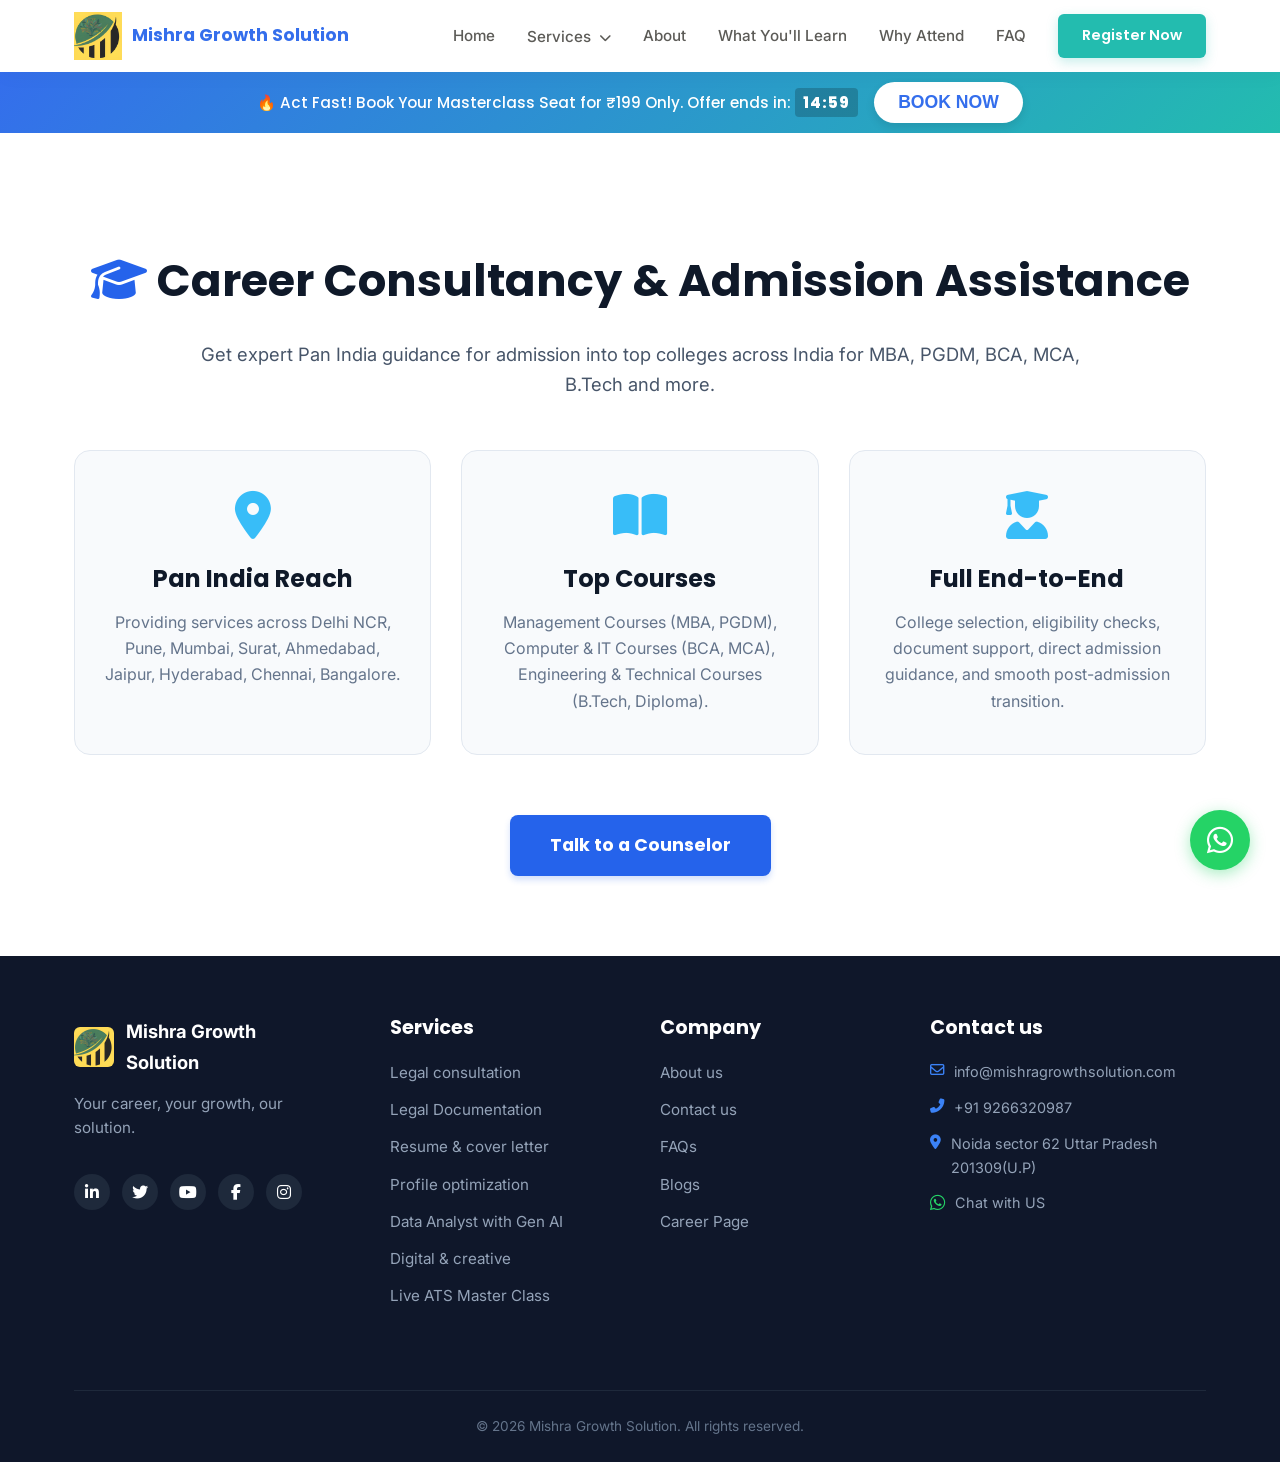
<file: career-consultancy.html>
<!DOCTYPE html>
<html lang="en">
<head>
    <meta charset="UTF-8">
    <meta name="viewport" content="width=device-width, initial-scale=1.0">
    <title>Career Consultancy Services | Mishra Growth Solution</title>
    <meta name="description" content="Build a 90+ ATS Score Resume in Just 60 Seconds & Get Shortlisted in Top MNC Company.">
    <link rel="preconnect" href="https://fonts.googleapis.com">
    <link rel="preconnect" href="https://fonts.gstatic.com" crossorigin>
    <link href="https://fonts.googleapis.com/css2?family=Inter:wght@400;500;600;700;800;900&family=Poppins:wght@400;500;600;700;800;900&display=swap" rel="stylesheet">
    <link rel="stylesheet" href="https://cdnjs.cloudflare.com/ajax/libs/font-awesome/6.5.1/css/all.min.css">
    <link rel="stylesheet" href="styles.css">
    <link rel="apple-touch-icon" sizes="180x180" href="fav iocn/apple-touch-icon.png">
    <link rel="icon" type="image/png" sizes="32x32" href="fav iocn/favicon-32x32.png">
    <link rel="icon" type="image/png" sizes="16x16" href="fav iocn/favicon-16x16.png">
    <link rel="manifest" href="fav iocn/site.webmanifest">
    <link rel="shortcut icon" href="fav iocn/favicon.ico">
    <!-- Razorpay Checkout Script -->
    <script src="https://checkout.razorpay.com/v1/checkout.js"></script>
</head>
<body>

    <!-- HEADER -->
    <header class="header" id="header">
        <div class="container header-inner">
            <a href="index.html#home" class="logo">
                <img src="logo.jpeg" alt="Mishra Growth Solution Logo" class="logo-img">
                <span>Mishra Growth Solution</span>
            </a>
            <nav class="nav" id="nav">
                <a href="index.html#home" class="nav-link">Home</a>
                <div class="nav-item">
                    <a href="services.html" class="nav-link">Services <i class="fas fa-chevron-down" style="font-size:0.8em; margin-left:4px;"></i></a>
                    <div class="dropdown-menu">
                        <a href="consultation-services.html" class="dropdown-item">Legal Consultation</a>
                        <a href="documentation-services.html" class="dropdown-item" >Legel Documentation</a>
                        <a href="professional-resume.html" class="dropdown-item">Resume & Cover Letter</a>
                        <a href="profile-optimization.html" class="dropdown-item">Profile Optimization</a>
                        <a href="data-analyst-skills.html" class="dropdown-item">Data analytics with Gen AI</a>
                        <a href="career-consultancy.html" class="dropdown-item">Career Consultancy</a>
                        <a href="digital-creative-services.html" class="dropdown-item">Digital & Creative</a>
                        <a href="live-ats-masterclass.html" class="dropdown-item">Live ATS Masterclass</a>
                    </div>
                </div>
                <a href="about.html" class="nav-link">About</a>
                <a href="index.html#learn" class="nav-link">What You'll Learn</a>
                <a href="index.html#why" class="nav-link">Why Attend</a>
                <a href="index.html#faq" class="nav-link">FAQ</a>
                <a href="index.html#pricing" class="btn-primary-nav">Register Now</a>
            </nav>
            <button class="hamburger" id="hamburger" aria-label="Menu">
                <span></span><span></span><span></span>
            </button>
        </div>
    </header>

    <!-- PROMO BANNER -->
    <div class="promo-banner" id="promoBanner">
        <div class="container promo-inner">
            <span class="promo-text">🔥 Act Fast! Book Your Masterclass Seat for ₹199 Only. Offer ends in: <span id="promoTimer" class="promo-timer">15:00</span></span>
            <button class="btn-promo open-popup-btn" style="padding: 10px 24px; font-size: 1.1rem; font-weight: bold; cursor: pointer; border: none; text-transform: uppercase;">Book Now</button>
        </div>
    </div>

    
    <section class="section-services-list" style="padding: 120px 0 80px; background: #fff; min-height: 60vh;">
        <div class="container">
            <h1 style="font-size: 2.8rem; color: #0F1929; margin-bottom: 30px; text-align: center;"><i class="fas fa-graduation-cap" style="color: #2563EB;"></i> Career Consultancy & Admission Assistance</h1>
            <p style="text-align: center; color: #475569; max-width: 900px; margin: 0 auto 50px; font-size: 1.15rem;">Get expert Pan India guidance for admission into top colleges across India for MBA, PGDM, BCA, MCA, B.Tech and more.</p>
            
            <div class="services-grid-3">
                <div style="padding: 40px 30px; background: #F8FAFC; border: 1px solid #E2E8F0; border-radius: 16px; text-align: center;">
                    <i class="fas fa-map-marker-alt" style="font-size: 3rem; color: #38BDF8; margin-bottom: 25px;"></i>
                    <h3 style="font-size: 1.5rem; margin-bottom: 15px;">Pan India Reach</h3>
                    <p style="font-size: 1rem; color: #64748B;">Providing services across Delhi NCR, Pune, Mumbai, Surat, Ahmedabad, Jaipur, Hyderabad, Chennai, Bangalore.</p>
                </div>
                
                <div style="padding: 40px 30px; background: #F8FAFC; border: 1px solid #E2E8F0; border-radius: 16px; text-align: center;">
                    <i class="fas fa-book-open" style="font-size: 3rem; color: #38BDF8; margin-bottom: 25px;"></i>
                    <h3 style="font-size: 1.5rem; margin-bottom: 15px;">Top Courses</h3>
                    <p style="font-size: 1rem; color: #64748B;">Management Courses (MBA, PGDM), Computer & IT Courses (BCA, MCA), Engineering & Technical Courses (B.Tech, Diploma).</p>
                </div>
                
                <div style="padding: 40px 30px; background: #F8FAFC; border: 1px solid #E2E8F0; border-radius: 16px; text-align: center;">
                    <i class="fas fa-user-graduate" style="font-size: 3rem; color: #38BDF8; margin-bottom: 25px;"></i>
                    <h3 style="font-size: 1.5rem; margin-bottom: 15px;">Full End-to-End</h3>
                    <p style="font-size: 1rem; color: #64748B;">College selection, eligibility checks, document support, direct admission guidance, and smooth post-admission transition.</p>
                </div>
            </div>
            
            <div style="text-align: center; margin-top: 60px;">
                <a href="services.html#inquiryForm" class="btn-blue-cta" style="padding: 16px 40px; font-size: 1.1rem;">Talk to a Counselor</a>
            </div>
        </div>
    </section>

    <!-- FOOTER -->
    <footer class="footer">
        <div class="container">
            <div class="footer-grid-4">
                <!-- 1. Brand & Socials -->
                <div class="footer-col" style="padding-right: 20px;">
                    <div class="f-logo" style="margin-bottom: 15px;">
                        <img src="logo.jpeg" alt="Logo" class="f-logo-img">
                        <span style="font-size: 1.15rem; font-weight: 700; color: #fff;">Mishra Growth Solution</span>
                    </div>
                    <p class="f-subtext" style="color: #94A3B8; margin-bottom: 25px; line-height: 1.6; font-size: 0.95rem;">Your career, your growth, our solution.</p>
                    <div class="f-socials">
                        <a href="https://www.linkedin.com/company/108747952/admin/dashboard/" target="_blank" aria-label="LinkedIn"><i class="fab fa-linkedin-in"></i></a>
                        <a href="https://x.com/GrowthMishra" target="_blank" aria-label="X (Twitter)"><i class="fab fa-twitter"></i></a>
                        <a href="https://youtube.com/@ghanshyammishra6557?si=NMRRGhdkDLKaPA-m" target="_blank" aria-label="YouTube"><i class="fab fa-youtube"></i></a>
                        <a href="https://www.facebook.com/share/14TzW4TWqx8/" target="_blank" aria-label="Facebook"><i class="fab fa-facebook-f"></i></a>
                        <a href="https://www.instagram.com/mishragrowth07?utm_source=qr&igsh=MWw2M2xtZm02bjF3dA==" target="_blank" aria-label="Instagram"><i class="fab fa-instagram"></i></a>
                    </div>
                </div>

                <!-- 2. Services -->
                <div class="footer-col">
                    <h4 class="footer-heading" style="color: #fff; font-size: 1.2rem; margin-bottom: 20px;">Services</h4>
                    <ul class="footer-links" style="list-style: none; padding: 0; display: flex; flex-direction: column; gap: 12px;">
                        <li><a href="consultation-services.html" style="color: #94A3B8; text-decoration: none; font-size: 0.95rem; display: block;">Legal consultation</a></li>
                        <li><a href="documentation-services.html" style="color: #94A3B8; text-decoration: none; font-size: 0.95rem; display: block;">Legal Documentation</a></li>
                        <li><a href="professional-resume.html" style="color: #94A3B8; text-decoration: none; font-size: 0.95rem; display: block;">Resume & cover letter</a></li>
                        <li><a href="profile-optimization.html" style="color: #94A3B8; text-decoration: none; font-size: 0.95rem; display: block;">Profile optimization</a></li>
                        <li><a href="data-analyst-skills.html" style="color: #94A3B8; text-decoration: none; font-size: 0.95rem; display: block;">Data Analyst with Gen AI</a></li>
                        <li><a href="digital-creative-services.html" style="color: #94A3B8; text-decoration: none; font-size: 0.95rem; display: block;">Digital & creative</a></li>
                        <li><a href="live-ats-masterclass.html" style="color: #94A3B8; text-decoration: none; font-size: 0.95rem; display: block;">Live ATS Master Class</a></li>
                    </ul>
                </div>

                <!-- 3. Company -->
                <div class="footer-col">
                    <h4 class="footer-heading" style="color: #fff; font-size: 1.2rem; margin-bottom: 20px;">Company</h4>
                    <ul class="footer-links" style="list-style: none; padding: 0; display: flex; flex-direction: column; gap: 12px;">
                        <li><a href="about.html" style="color: #94A3B8; text-decoration: none; font-size: 0.95rem; display: block;">About us</a></li>
                        <li><a href="index.html#contact" style="color: #94A3B8; text-decoration: none; font-size: 0.95rem; display: block;">Contact us</a></li>
                        <li><a href="index.html#faq" style="color: #94A3B8; text-decoration: none; font-size: 0.95rem; display: block;">FAQs</a></li>
                        <li><a href="index.html#blogs" style="color: #94A3B8; text-decoration: none; font-size: 0.95rem; display: block;">Blogs</a></li>
                        <li><a href="index.html#career" style="color: #94A3B8; text-decoration: none; font-size: 0.95rem; display: block;">Career Page</a></li>
                    </ul>
                </div>

                <!-- 4. Contact us & Map -->
                <div class="footer-col">
                    <h4 class="footer-heading" style="color: #fff; font-size: 1.2rem; margin-bottom: 20px;">Contact us</h4>
                    <ul class="footer-contact-list" style="list-style: none; padding: 0; display: flex; flex-direction: column; gap: 12px; margin-bottom: 15px;">
                        <li style="color: #94A3B8; font-size: 0.9rem; display: flex; gap: 10px;"><i class="far fa-envelope" style="color: #3B82F6; margin-top: 3px;"></i> info@mishragrowthsolution.com</li>
                        <li style="color: #94A3B8; font-size: 0.9rem; display: flex; gap: 10px;"><i class="fas fa-phone-alt" style="color: #3B82F6; margin-top: 3px;"></i> +91 9266320987</li>
                        <li style="color: #94A3B8; font-size: 0.9rem; display: flex; gap: 10px;"><i class="fas fa-map-marker-alt" style="color: #3B82F6; margin-top: 3px;"></i> Noida sector 62 Uttar Pradesh 201309(U.P)</li>
                        <li><a href="https://wa.me/919266320987" style="color: #94A3B8; text-decoration: none; font-size: 0.9rem; display: flex; gap: 10px; align-items: center;"><i class="fab fa-whatsapp" style="color: #25D366; font-size: 1.1rem;"></i> Chat with US</a></li>
                    </ul>
                    <div class="footer-map-small" style="width: 100%; border-radius: 8px; overflow: hidden; height: 100px;">
                        <iframe src="https://www.google.com/maps/embed?pb=!1m18!1m12!1m3!1d3502.1678120465243!2d77.3629555!3d28.6247366!2m3!1f0!2f0!3f0!3m2!1i1024!2i768!4f13.1!3m3!1m2!1s0x390ce55572aaeb81%3A0x6b4be9e4b706c9b5!2sSector%2062%2C%20Noida%2C%20Uttar%20Pradesh!5e0!3m2!1sen!2sin!4v1700000000000!5m2!1sen!2sin" width="100%" height="100" style="border:0;" allowfullscreen="" loading="lazy" referrerpolicy="no-referrer-when-downgrade"></iframe>
                    </div>
                </div>
            </div>

            <div class="footer-bottom">
                &copy; 2026 Mishra Growth Solution. All rights reserved.
            </div>
        </div>
    </footer>

    <!-- WhatsApp Floating Button -->
    <a href="https://wa.me/919266320987" class="whatsapp-float" target="_blank" rel="noopener noreferrer" aria-label="Chat with us on WhatsApp">
        <i class="fab fa-whatsapp"></i>
    </a>

    <!-- Lead Generation Popup -->
    <div class="lead-popup-overlay" id="leadPopup">
        <div class="lead-popup-box">
            <button class="lead-popup-close" id="closeLeadPopup" aria-label="Close">&times;</button>
            <div class="lead-popup-content">
                <div class="lead-popup-left">
                    <div class="pl-badge">Masterclass Entry</div>
                    <h2>₹199</h2>
                    <p class="pl-sub">One-time payment for lifetime value.</p>
                    <ul class="pl-list">
                        <li><i class="fas fa-check"></i> Live Session Access</li>
                        <li><i class="fas fa-check"></i> Q&A with Mentor</li>
                        <li><i class="fas fa-check"></i> ATS Templates</li>
                        <li><i class="fas fa-check"></i> Recording Access</li>
                    </ul>
                    <div class="pl-secure">Secure Payment via UPI/Cards</div>
                </div>
                <div class="lead-popup-right">
                    <h3>Register Now</h3>
                    <p>Fill in your details to reserve your spot.</p>
                    <form id="popupRegisterForm" action="https://formsubmit.co/info@mishragrowthsolution.com" method="POST">
                        <div class="form-group">
                            <label>Full Name</label>
                            <input name="Full Name" type="text" name="Full Name" placeholder="John Doe" required name="input_field">
                        </div>
                        <div class="form-row">
                            <div class="form-group">
                                <label>WhatsApp Number</label>
                                <input name="WhatsApp Number" type="tel" name="WhatsApp Number" placeholder="+91 92663 20987" required name="input_field">
                            </div>
                            <div class="form-group">
                                <label>Email ID</label>
                                <input name="Email ID" type="email" name="Email ID" placeholder="example@gmail.com" required name="input_field">
                            </div>
                        </div>
                        <div class="form-row">
                            <div class="form-group">
                                <label>Current Status</label>
                                <select name="select_field" required name="select_field">
                                    <option value="" disabled selected>Select</option>
                                    <option>Student</option>
                                    <option>Working Professional</option>
                                    <option>Job Seeker</option>
                                </select>
                            </div>
                            <div class="form-group">
                                <label>Experience</label>
                                <select name="select_field" required name="select_field">
                                    <option value="" disabled selected>Years</option>
                                    <option>Fresher</option>
                                    <option>1-3 Years</option>
                                    <option>3-5 Years</option>
                                    <option>5+ Years</option>
                                </select>
                            </div>
                        </div>
                        <button type="submit" class="btn-pay-now">Pay ₹199 & Confirm Seat</button>
                        <p class="form-note" style="text-align:center; font-size:0.8rem; margin-top:10px; color:#64748B;"><i class="fas fa-lock"></i> Zoom link will be sent to your WhatsApp</p>
                    </form>
                </div>
            </div>
        </div>
    </div>

    <script src="script.js"></script>
</body>
</html>
</file>
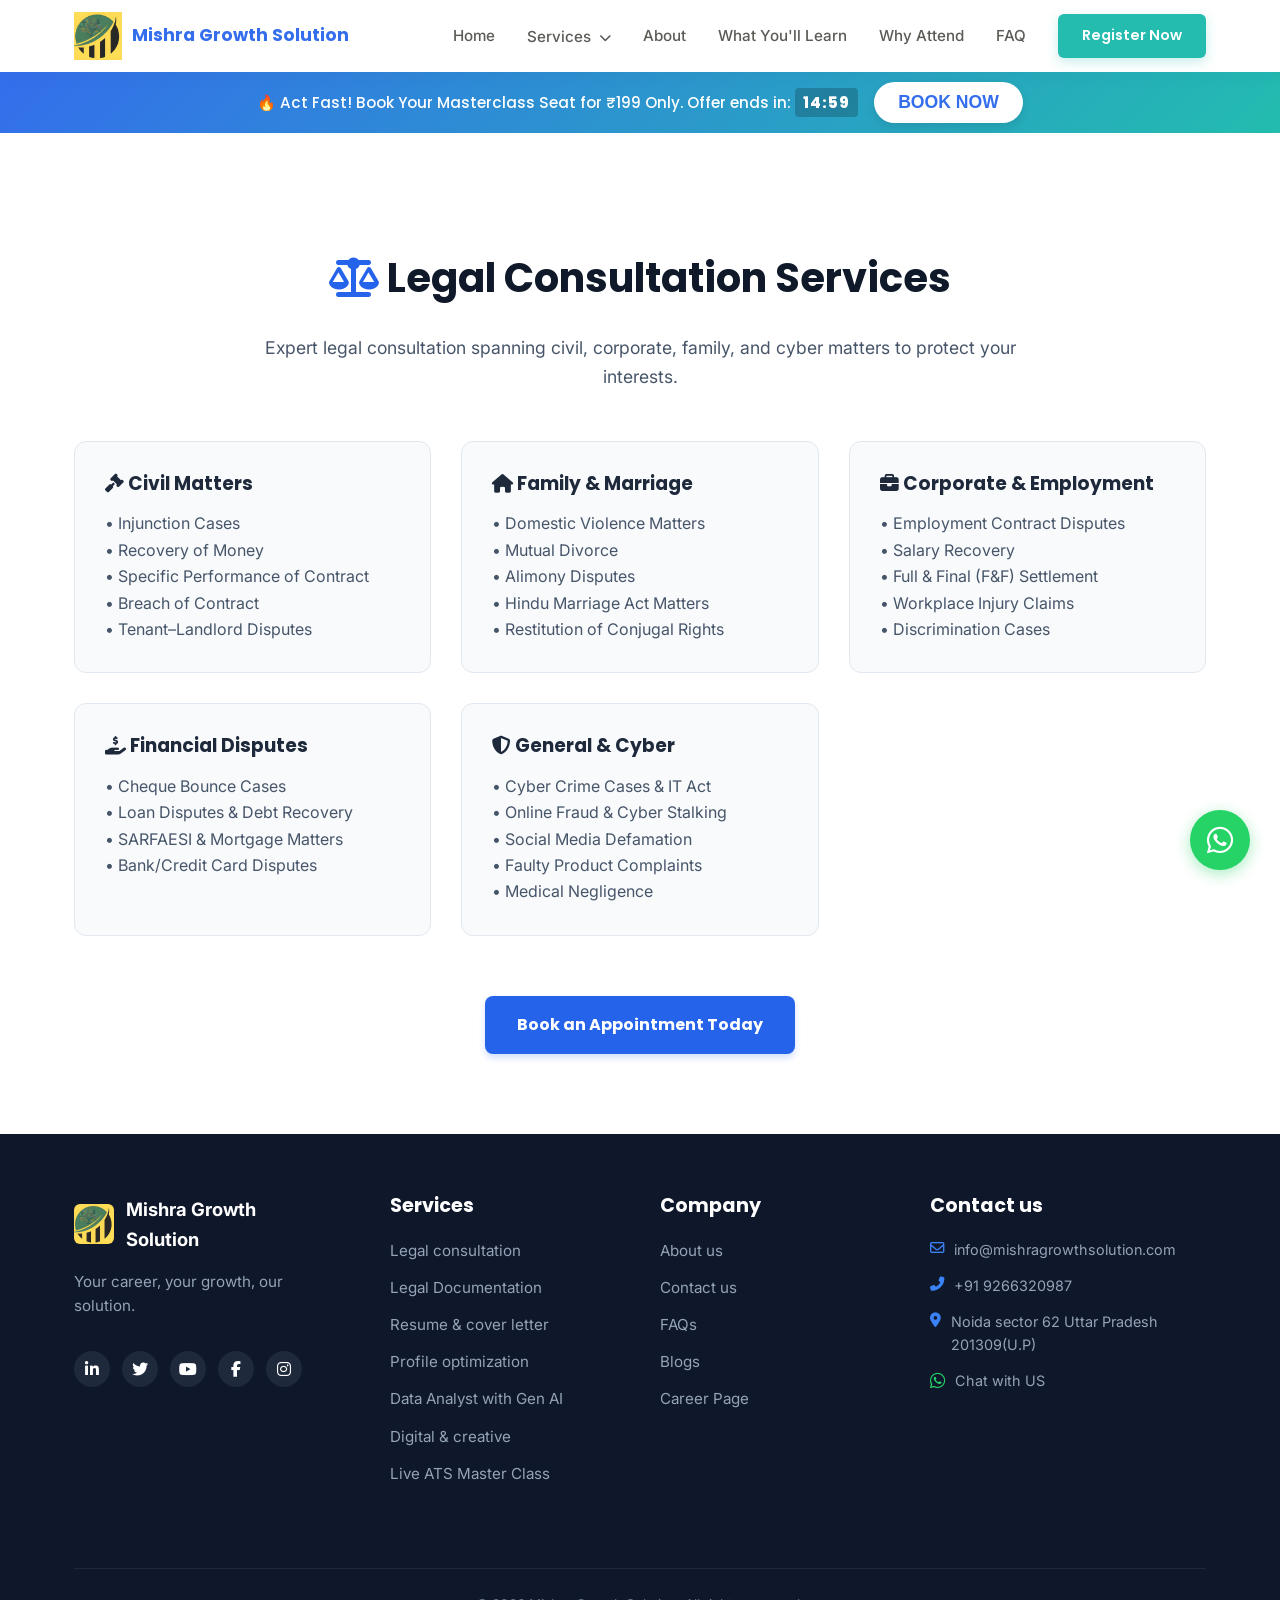
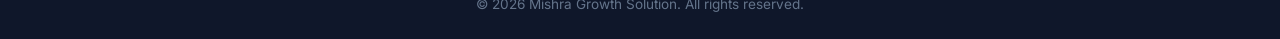
<file: consultation-services.html>
<!DOCTYPE html>
<html lang="en">
<head>
    <meta charset="UTF-8">
    <meta name="viewport" content="width=device-width, initial-scale=1.0">
    <title>Consultation Services | Mishra Growth Solution</title>
    <meta name="description" content="Build a 90+ ATS Score Resume in Just 60 Seconds & Get Shortlisted in Top MNC Company.">
    <link rel="preconnect" href="https://fonts.googleapis.com">
    <link rel="preconnect" href="https://fonts.gstatic.com" crossorigin>
    <link href="https://fonts.googleapis.com/css2?family=Inter:wght@400;500;600;700;800;900&family=Poppins:wght@400;500;600;700;800;900&display=swap" rel="stylesheet">
    <link rel="stylesheet" href="https://cdnjs.cloudflare.com/ajax/libs/font-awesome/6.5.1/css/all.min.css">
    <link rel="stylesheet" href="styles.css">
    <link rel="apple-touch-icon" sizes="180x180" href="fav iocn/apple-touch-icon.png">
    <link rel="icon" type="image/png" sizes="32x32" href="fav iocn/favicon-32x32.png">
    <link rel="icon" type="image/png" sizes="16x16" href="fav iocn/favicon-16x16.png">
    <link rel="manifest" href="fav iocn/site.webmanifest">
    <link rel="shortcut icon" href="fav iocn/favicon.ico">
    <!-- Razorpay Checkout Script -->
    <script src="https://checkout.razorpay.com/v1/checkout.js"></script>
</head>
<body>

    <!-- HEADER -->
    <header class="header" id="header">
        <div class="container header-inner">
            <a href="index.html#home" class="logo">
                <img src="logo.jpeg" alt="Mishra Growth Solution Logo" class="logo-img">
                <span>Mishra Growth Solution</span>
            </a>
            <nav class="nav" id="nav">
                <a href="index.html#home" class="nav-link">Home</a>
                <div class="nav-item">
                    <a href="services.html" class="nav-link">Services <i class="fas fa-chevron-down" style="font-size:0.8em; margin-left:4px;"></i></a>
                    <div class="dropdown-menu">
                        <a href="consultation-services.html" class="dropdown-item">Legal Consultation</a>
                        <a href="documentation-services.html" class="dropdown-item" >Legel Documentation</a>
                        <a href="professional-resume.html" class="dropdown-item">Resume & Cover Letter</a>
                        <a href="profile-optimization.html" class="dropdown-item">Profile Optimization</a>
                        <a href="data-analyst-skills.html" class="dropdown-item">Data analytics with Gen AI</a>
                        <a href="career-consultancy.html" class="dropdown-item">Career Consultancy</a>
                        <a href="digital-creative-services.html" class="dropdown-item">Digital & Creative</a>
                        <a href="live-ats-masterclass.html" class="dropdown-item">Live ATS Masterclass</a>
                    </div>
                </div>
                <a href="about.html" class="nav-link">About</a>
                <a href="index.html#learn" class="nav-link">What You'll Learn</a>
                <a href="index.html#why" class="nav-link">Why Attend</a>
                <a href="index.html#faq" class="nav-link">FAQ</a>
                <a href="index.html#pricing" class="btn-primary-nav">Register Now</a>
            </nav>
            <button class="hamburger" id="hamburger" aria-label="Menu">
                <span></span><span></span><span></span>
            </button>
        </div>
    </header>

    <!-- PROMO BANNER -->
    <div class="promo-banner" id="promoBanner">
        <div class="container promo-inner">
            <span class="promo-text">🔥 Act Fast! Book Your Masterclass Seat for ₹199 Only. Offer ends in: <span id="promoTimer" class="promo-timer">15:00</span></span>
            <button class="btn-promo open-popup-btn" style="padding: 10px 24px; font-size: 1.1rem; font-weight: bold; cursor: pointer; border: none; text-transform: uppercase;">Book Now</button>
        </div>
    </div>

    
    <section class="section-services-list" style="padding: 120px 0 80px; background: #fff; min-height: 60vh;">
        <div class="container">
            <h1 style="font-size: 2.5rem; color: #0F1929; margin-bottom: 30px; text-align: center;"><i class="fas fa-balance-scale" style="color: #2563EB;"></i> Legal Consultation Services</h1>
            <p style="text-align: center; color: #475569; max-width: 800px; margin: 0 auto 50px; font-size: 1.1rem;">Expert legal consultation spanning civil, corporate, family, and cyber matters to protect your interests.</p>
            
            <div class="services-grid-3">
                <div class="service-box" style="background: #F8FAFC; padding: 30px; border-radius: 12px; border: 1px solid #E2E8F0;">
                    <h3 style="margin-bottom: 15px; color: #1E293B;"><i class="fas fa-gavel text-blue"></i> Civil Matters</h3>
                    <ul style="color: #475569; list-style: none; padding: 0;">
                        <li>• Injunction Cases</li>
                        <li>• Recovery of Money</li>
                        <li>• Specific Performance of Contract</li>
                        <li>• Breach of Contract</li>
                        <li>• Tenant–Landlord Disputes</li>
                    </ul>
                </div>
                <div class="service-box" style="background: #F8FAFC; padding: 30px; border-radius: 12px; border: 1px solid #E2E8F0;">
                    <h3 style="margin-bottom: 15px; color: #1E293B;"><i class="fas fa-home text-blue"></i> Family & Marriage</h3>
                    <ul style="color: #475569; list-style: none; padding: 0;">
                        <li>• Domestic Violence Matters</li>
                        <li>• Mutual Divorce</li>
                        <li>• Alimony Disputes</li>
                        <li>• Hindu Marriage Act Matters</li>
                        <li>• Restitution of Conjugal Rights</li>
                    </ul>
                </div>
                <div class="service-box" style="background: #F8FAFC; padding: 30px; border-radius: 12px; border: 1px solid #E2E8F0;">
                    <h3 style="margin-bottom: 15px; color: #1E293B;"><i class="fas fa-briefcase text-blue"></i> Corporate & Employment</h3>
                    <ul style="color: #475569; list-style: none; padding: 0;">
                        <li>• Employment Contract Disputes</li>
                        <li>• Salary Recovery</li>
                        <li>• Full & Final (F&F) Settlement</li>
                        <li>• Workplace Injury Claims</li>
                        <li>• Discrimination Cases</li>
                    </ul>
                </div>
                <div class="service-box" style="background: #F8FAFC; padding: 30px; border-radius: 12px; border: 1px solid #E2E8F0;">
                    <h3 style="margin-bottom: 15px; color: #1E293B;"><i class="fas fa-hand-holding-usd text-blue"></i> Financial Disputes</h3>
                    <ul style="color: #475569; list-style: none; padding: 0;">
                        <li>• Cheque Bounce Cases</li>
                        <li>• Loan Disputes & Debt Recovery</li>
                        <li>• SARFAESI & Mortgage Matters</li>
                        <li>• Bank/Credit Card Disputes</li>
                    </ul>
                </div>
                <div class="service-box" style="background: #F8FAFC; padding: 30px; border-radius: 12px; border: 1px solid #E2E8F0;">
                    <h3 style="margin-bottom: 15px; color: #1E293B;"><i class="fas fa-shield-alt text-blue"></i> General & Cyber</h3>
                    <ul style="color: #475569; list-style: none; padding: 0;">
                        <li>• Cyber Crime Cases & IT Act</li>
                        <li>• Online Fraud & Cyber Stalking</li>
                        <li>• Social Media Defamation</li>
                        <li>• Faulty Product Complaints</li>
                        <li>• Medical Negligence</li>
                    </ul>
                </div>
            </div>
            
            <div style="text-align: center; margin-top: 60px;">
                <a href="services.html#inquiryForm" class="btn-blue-cta">Book an Appointment Today</a>
            </div>
        </div>
    </section>

    <!-- FOOTER -->
    <footer class="footer">
        <div class="container">
            <div class="footer-grid-4">
                <!-- 1. Brand & Socials -->
                <div class="footer-col" style="padding-right: 20px;">
                    <div class="f-logo" style="margin-bottom: 15px;">
                        <img src="logo.jpeg" alt="Logo" class="f-logo-img">
                        <span style="font-size: 1.15rem; font-weight: 700; color: #fff;">Mishra Growth Solution</span>
                    </div>
                    <p class="f-subtext" style="color: #94A3B8; margin-bottom: 25px; line-height: 1.6; font-size: 0.95rem;">Your career, your growth, our solution.</p>
                    <div class="f-socials">
                        <a href="https://www.linkedin.com/company/108747952/admin/dashboard/" target="_blank" aria-label="LinkedIn"><i class="fab fa-linkedin-in"></i></a>
                        <a href="https://x.com/GrowthMishra" target="_blank" aria-label="X (Twitter)"><i class="fab fa-twitter"></i></a>
                        <a href="https://youtube.com/@ghanshyammishra6557?si=NMRRGhdkDLKaPA-m" target="_blank" aria-label="YouTube"><i class="fab fa-youtube"></i></a>
                        <a href="https://www.facebook.com/share/14TzW4TWqx8/" target="_blank" aria-label="Facebook"><i class="fab fa-facebook-f"></i></a>
                        <a href="https://www.instagram.com/mishragrowth07?utm_source=qr&igsh=MWw2M2xtZm02bjF3dA==" target="_blank" aria-label="Instagram"><i class="fab fa-instagram"></i></a>
                    </div>
                </div>

                <!-- 2. Services -->
                <div class="footer-col">
                    <h4 class="footer-heading" style="color: #fff; font-size: 1.2rem; margin-bottom: 20px;">Services</h4>
                    <ul class="footer-links" style="list-style: none; padding: 0; display: flex; flex-direction: column; gap: 12px;">
                        <li><a href="consultation-services.html" style="color: #94A3B8; text-decoration: none; font-size: 0.95rem; display: block;">Legal consultation</a></li>
                        <li><a href="documentation-services.html" style="color: #94A3B8; text-decoration: none; font-size: 0.95rem; display: block;">Legal Documentation</a></li>
                        <li><a href="professional-resume.html" style="color: #94A3B8; text-decoration: none; font-size: 0.95rem; display: block;">Resume & cover letter</a></li>
                        <li><a href="profile-optimization.html" style="color: #94A3B8; text-decoration: none; font-size: 0.95rem; display: block;">Profile optimization</a></li>
                        <li><a href="data-analyst-skills.html" style="color: #94A3B8; text-decoration: none; font-size: 0.95rem; display: block;">Data Analyst with Gen AI</a></li>
                        <li><a href="digital-creative-services.html" style="color: #94A3B8; text-decoration: none; font-size: 0.95rem; display: block;">Digital & creative</a></li>
                        <li><a href="live-ats-masterclass.html" style="color: #94A3B8; text-decoration: none; font-size: 0.95rem; display: block;">Live ATS Master Class</a></li>
                    </ul>
                </div>

                <!-- 3. Company -->
                <div class="footer-col">
                    <h4 class="footer-heading" style="color: #fff; font-size: 1.2rem; margin-bottom: 20px;">Company</h4>
                    <ul class="footer-links" style="list-style: none; padding: 0; display: flex; flex-direction: column; gap: 12px;">
                        <li><a href="about.html" style="color: #94A3B8; text-decoration: none; font-size: 0.95rem; display: block;">About us</a></li>
                        <li><a href="index.html#contact" style="color: #94A3B8; text-decoration: none; font-size: 0.95rem; display: block;">Contact us</a></li>
                        <li><a href="index.html#faq" style="color: #94A3B8; text-decoration: none; font-size: 0.95rem; display: block;">FAQs</a></li>
                        <li><a href="index.html#blogs" style="color: #94A3B8; text-decoration: none; font-size: 0.95rem; display: block;">Blogs</a></li>
                        <li><a href="index.html#career" style="color: #94A3B8; text-decoration: none; font-size: 0.95rem; display: block;">Career Page</a></li>
                    </ul>
                </div>

                <!-- 4. Contact us & Map -->
                <div class="footer-col">
                    <h4 class="footer-heading" style="color: #fff; font-size: 1.2rem; margin-bottom: 20px;">Contact us</h4>
                    <ul class="footer-contact-list" style="list-style: none; padding: 0; display: flex; flex-direction: column; gap: 12px; margin-bottom: 15px;">
                        <li style="color: #94A3B8; font-size: 0.9rem; display: flex; gap: 10px;"><i class="far fa-envelope" style="color: #3B82F6; margin-top: 3px;"></i> info@mishragrowthsolution.com</li>
                        <li style="color: #94A3B8; font-size: 0.9rem; display: flex; gap: 10px;"><i class="fas fa-phone-alt" style="color: #3B82F6; margin-top: 3px;"></i> +91 9266320987</li>
                        <li style="color: #94A3B8; font-size: 0.9rem; display: flex; gap: 10px;"><i class="fas fa-map-marker-alt" style="color: #3B82F6; margin-top: 3px;"></i> Noida sector 62 Uttar Pradesh 201309(U.P)</li>
                        <li><a href="https://wa.me/919266320987" style="color: #94A3B8; text-decoration: none; font-size: 0.9rem; display: flex; gap: 10px; align-items: center;"><i class="fab fa-whatsapp" style="color: #25D366; font-size: 1.1rem;"></i> Chat with US</a></li>
                    </ul>
                    <div class="footer-map-small" style="width: 100%; border-radius: 8px; overflow: hidden; height: 100px;">
                        <iframe src="https://www.google.com/maps/embed?pb=!1m18!1m12!1m3!1d3502.1678120465243!2d77.3629555!3d28.6247366!2m3!1f0!2f0!3f0!3m2!1i1024!2i768!4f13.1!3m3!1m2!1s0x390ce55572aaeb81%3A0x6b4be9e4b706c9b5!2sSector%2062%2C%20Noida%2C%20Uttar%20Pradesh!5e0!3m2!1sen!2sin!4v1700000000000!5m2!1sen!2sin" width="100%" height="100" style="border:0;" allowfullscreen="" loading="lazy" referrerpolicy="no-referrer-when-downgrade"></iframe>
                    </div>
                </div>
            </div>

            <div class="footer-bottom">
                &copy; 2026 Mishra Growth Solution. All rights reserved.
            </div>
        </div>
    </footer>

    <!-- WhatsApp Floating Button -->
    <a href="https://wa.me/919266320987" class="whatsapp-float" target="_blank" rel="noopener noreferrer" aria-label="Chat with us on WhatsApp">
        <i class="fab fa-whatsapp"></i>
    </a>

    <!-- Lead Generation Popup -->
    <div class="lead-popup-overlay" id="leadPopup">
        <div class="lead-popup-box">
            <button class="lead-popup-close" id="closeLeadPopup" aria-label="Close">&times;</button>
            <div class="lead-popup-content">
                <div class="lead-popup-left">
                    <div class="pl-badge">Masterclass Entry</div>
                    <h2>₹199</h2>
                    <p class="pl-sub">One-time payment for lifetime value.</p>
                    <ul class="pl-list">
                        <li><i class="fas fa-check"></i> Live Session Access</li>
                        <li><i class="fas fa-check"></i> Q&A with Mentor</li>
                        <li><i class="fas fa-check"></i> ATS Templates</li>
                        <li><i class="fas fa-check"></i> Recording Access</li>
                    </ul>
                    <div class="pl-secure">Secure Payment via UPI/Cards</div>
                </div>
                <div class="lead-popup-right">
                    <h3>Register Now</h3>
                    <p>Fill in your details to reserve your spot.</p>
                    <form id="popupRegisterForm" action="https://formsubmit.co/info@mishragrowthsolution.com" method="POST">
                        <div class="form-group">
                            <label>Full Name</label>
                            <input name="Full Name" type="text" name="Full Name" placeholder="John Doe" required name="input_field">
                        </div>
                        <div class="form-row">
                            <div class="form-group">
                                <label>WhatsApp Number</label>
                                <input name="WhatsApp Number" type="tel" name="WhatsApp Number" placeholder="+91 92663 20987" required name="input_field">
                            </div>
                            <div class="form-group">
                                <label>Email ID</label>
                                <input name="Email ID" type="email" name="Email ID" placeholder="example@gmail.com" required name="input_field">
                            </div>
                        </div>
                        <div class="form-row">
                            <div class="form-group">
                                <label>Current Status</label>
                                <select name="select_field" required name="select_field">
                                    <option value="" disabled selected>Select</option>
                                    <option>Student</option>
                                    <option>Working Professional</option>
                                    <option>Job Seeker</option>
                                </select>
                            </div>
                            <div class="form-group">
                                <label>Experience</label>
                                <select name="select_field" required name="select_field">
                                    <option value="" disabled selected>Years</option>
                                    <option>Fresher</option>
                                    <option>1-3 Years</option>
                                    <option>3-5 Years</option>
                                    <option>5+ Years</option>
                                </select>
                            </div>
                        </div>
                        <button type="submit" class="btn-pay-now">Pay ₹199 & Confirm Seat</button>
                        <p class="form-note" style="text-align:center; font-size:0.8rem; margin-top:10px; color:#64748B;"><i class="fas fa-lock"></i> Zoom link will be sent to your WhatsApp</p>
                    </form>
                </div>
            </div>
        </div>
    </div>

    <script src="script.js"></script>
</body>
</html>
</file>
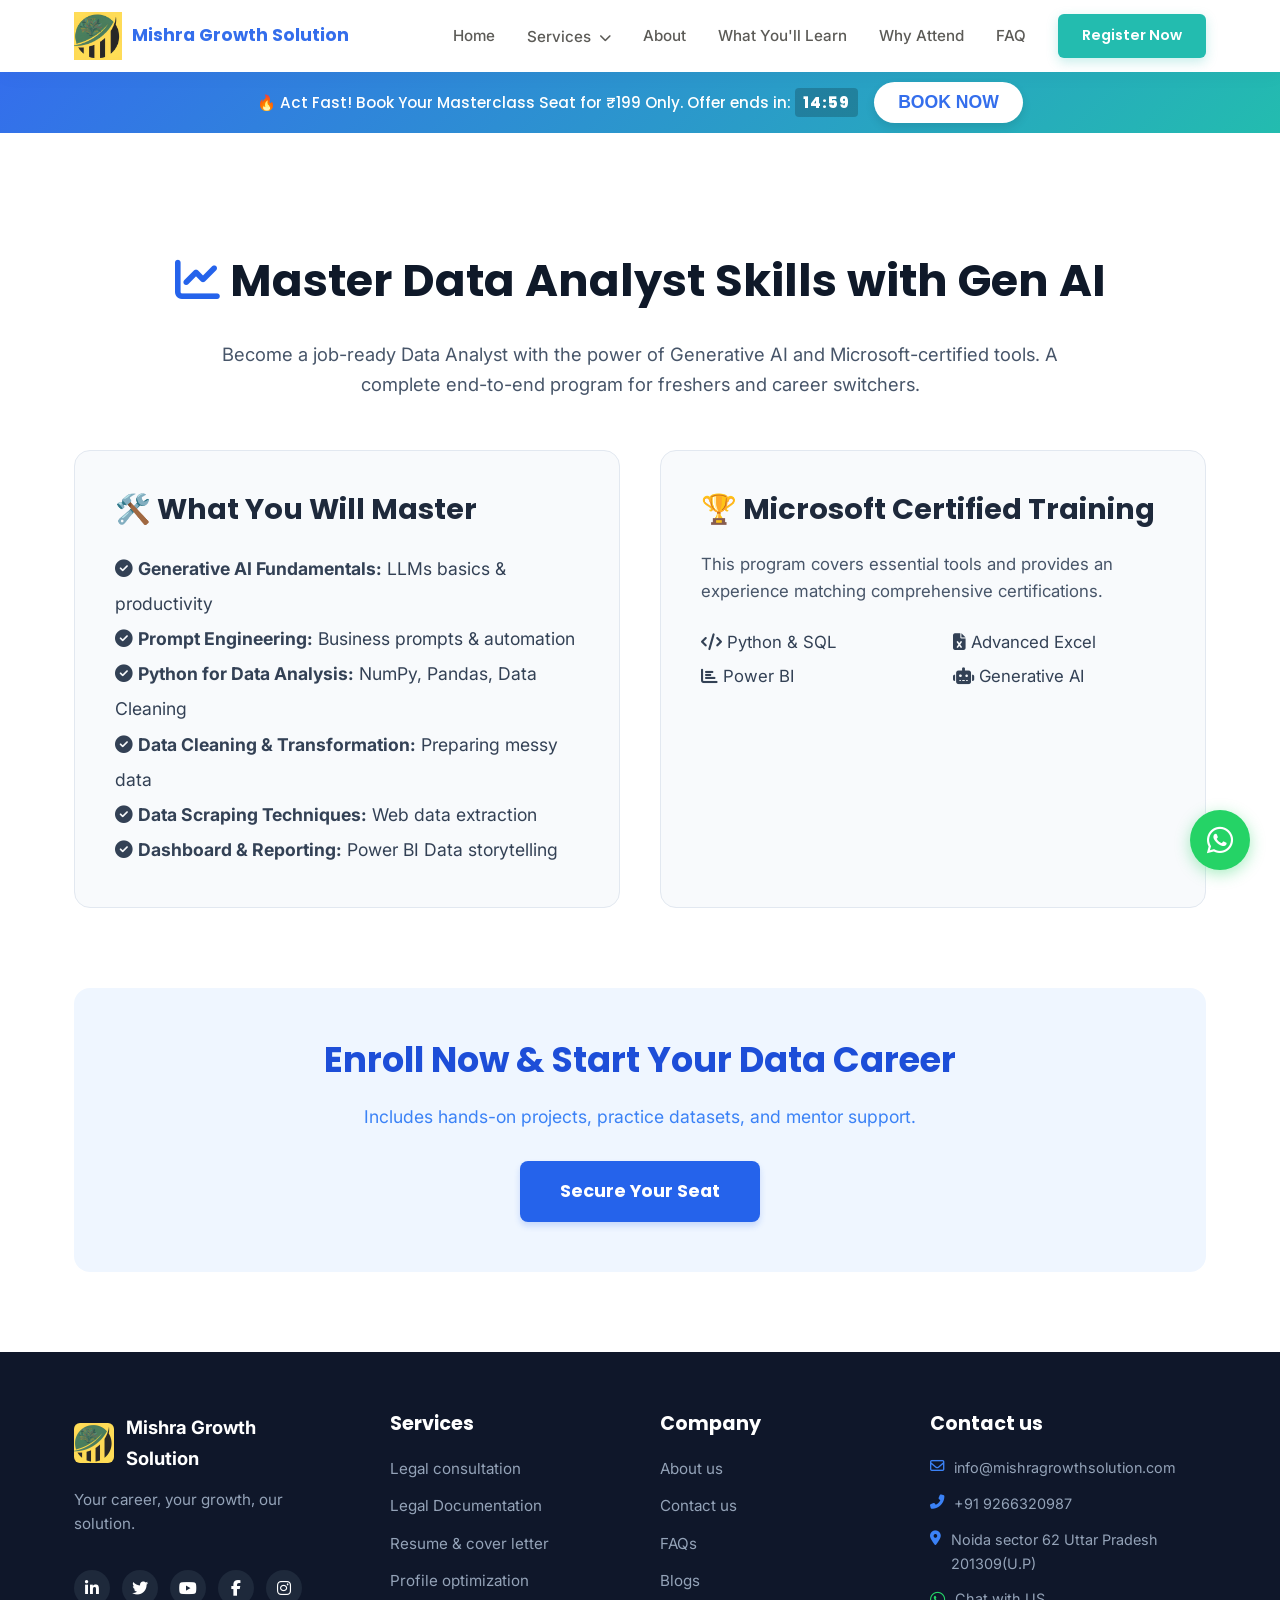
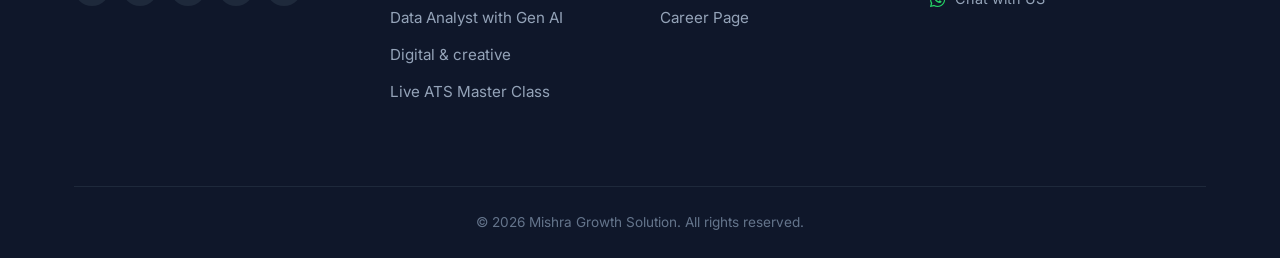
<file: data-analyst-skills.html>
<!DOCTYPE html>
<html lang="en">
<head>
    <meta charset="UTF-8">
    <meta name="viewport" content="width=device-width, initial-scale=1.0">
    <title>Data analytics with Gen AI | Mishra Growth Solution</title>
    <meta name="description" content="Build a 90+ ATS Score Resume in Just 60 Seconds & Get Shortlisted in Top MNC Company.">
    <link rel="preconnect" href="https://fonts.googleapis.com">
    <link rel="preconnect" href="https://fonts.gstatic.com" crossorigin>
    <link href="https://fonts.googleapis.com/css2?family=Inter:wght@400;500;600;700;800;900&family=Poppins:wght@400;500;600;700;800;900&display=swap" rel="stylesheet">
    <link rel="stylesheet" href="https://cdnjs.cloudflare.com/ajax/libs/font-awesome/6.5.1/css/all.min.css">
    <link rel="stylesheet" href="styles.css">
    <link rel="apple-touch-icon" sizes="180x180" href="fav iocn/apple-touch-icon.png">
    <link rel="icon" type="image/png" sizes="32x32" href="fav iocn/favicon-32x32.png">
    <link rel="icon" type="image/png" sizes="16x16" href="fav iocn/favicon-16x16.png">
    <link rel="manifest" href="fav iocn/site.webmanifest">
    <link rel="shortcut icon" href="fav iocn/favicon.ico">
    <!-- Razorpay Checkout Script -->
    <script src="https://checkout.razorpay.com/v1/checkout.js"></script>
</head>
<body>

    <!-- HEADER -->
    <header class="header" id="header">
        <div class="container header-inner">
            <a href="index.html#home" class="logo">
                <img src="logo.jpeg" alt="Mishra Growth Solution Logo" class="logo-img">
                <span>Mishra Growth Solution</span>
            </a>
            <nav class="nav" id="nav">
                <a href="index.html#home" class="nav-link">Home</a>
                <div class="nav-item">
                    <a href="services.html" class="nav-link">Services <i class="fas fa-chevron-down" style="font-size:0.8em; margin-left:4px;"></i></a>
                    <div class="dropdown-menu">
                        <a href="consultation-services.html" class="dropdown-item">Legal Consultation</a>
                        <a href="documentation-services.html" class="dropdown-item" >Legel Documentation</a>
                        <a href="professional-resume.html" class="dropdown-item">Resume & Cover Letter</a>
                        <a href="profile-optimization.html" class="dropdown-item">Profile Optimization</a>
                        <a href="data-analyst-skills.html" class="dropdown-item">Data analytics with Gen AI</a>
                        <a href="career-consultancy.html" class="dropdown-item">Career Consultancy</a>
                        <a href="digital-creative-services.html" class="dropdown-item">Digital & Creative</a>
                        <a href="live-ats-masterclass.html" class="dropdown-item">Live ATS Masterclass</a>
                    </div>
                </div>
                <a href="about.html" class="nav-link">About</a>
                <a href="index.html#learn" class="nav-link">What You'll Learn</a>
                <a href="index.html#why" class="nav-link">Why Attend</a>
                <a href="index.html#faq" class="nav-link">FAQ</a>
                <a href="index.html#pricing" class="btn-primary-nav">Register Now</a>
            </nav>
            <button class="hamburger" id="hamburger" aria-label="Menu">
                <span></span><span></span><span></span>
            </button>
        </div>
    </header>

    <!-- PROMO BANNER -->
    <div class="promo-banner" id="promoBanner">
        <div class="container promo-inner">
            <span class="promo-text">🔥 Act Fast! Book Your Masterclass Seat for ₹199 Only. Offer ends in: <span id="promoTimer" class="promo-timer">15:00</span></span>
            <button class="btn-promo open-popup-btn" style="padding: 10px 24px; font-size: 1.1rem; font-weight: bold; cursor: pointer; border: none; text-transform: uppercase;">Book Now</button>
        </div>
    </div>

    
    <section class="section-services-list" style="padding: 120px 0 80px; background: #fff; min-height: 60vh;">
        <div class="container">
            <h1 style="font-size: 2.8rem; color: #0F1929; margin-bottom: 30px; text-align: center;"><i class="fas fa-chart-line" style="color: #2563EB;"></i> Master Data Analyst Skills with Gen AI</h1>
            <p style="text-align: center; color: #475569; max-width: 900px; margin: 0 auto 50px; font-size: 1.15rem;">Become a job-ready Data Analyst with the power of Generative AI and Microsoft-certified tools. A complete end-to-end program for freshers and career switchers.</p>
            
            <div class="services-grid-2">
                <div style="padding: 40px; background: #F8FAFC; border-radius: 16px; border: 1px solid #E2E8F0;">
                    <h3 style="font-size: 1.8rem; color: #1E293B; margin-bottom: 24px;">🛠️ What You Will Master</h3>
                    <ul style="color: #334155; list-style: none; font-size: 1.1rem; line-height: 2;">
                        <li><i class="fas fa-check-circle text-blue"></i> <strong>Generative AI Fundamentals:</strong> LLMs basics & productivity</li>
                        <li><i class="fas fa-check-circle text-blue"></i> <strong>Prompt Engineering:</strong> Business prompts & automation</li>
                        <li><i class="fas fa-check-circle text-blue"></i> <strong>Python for Data Analysis:</strong> NumPy, Pandas, Data Cleaning</li>
                        <li><i class="fas fa-check-circle text-blue"></i> <strong>Data Cleaning & Transformation:</strong> Preparing messy data</li>
                        <li><i class="fas fa-check-circle text-blue"></i> <strong>Data Scraping Techniques:</strong> Web data extraction</li>
                        <li><i class="fas fa-check-circle text-blue"></i> <strong>Dashboard & Reporting:</strong> Power BI Data storytelling</li>
                    </ul>
                </div>
                
                <div style="padding: 40px; background: #F8FAFC; border-radius: 16px; border: 1px solid #E2E8F0;">
                    <h3 style="font-size: 1.8rem; color: #1E293B; margin-bottom: 24px;">🏆 Microsoft Certified Training</h3>
                    <p style="font-size: 1.05rem; color: #475569; margin-bottom: 20px;">This program covers essential tools and provides an experience matching comprehensive certifications.</p>
                    <div class="services-grid-2" style="margin-bottom: 0;">
                        <ul style="color: #334155; list-style: none; font-size: 1.05rem; line-height: 2;">
                            <li><i class="fas fa-code"></i> Python & SQL</li>
                            <li><i class="fas fa-chart-bar"></i> Power BI</li>
                        </ul>
                        <ul style="color: #334155; list-style: none; font-size: 1.05rem; line-height: 2;">
                            <li><i class="fas fa-file-excel"></i> Advanced Excel</li>
                            <li><i class="fas fa-robot"></i> Generative AI</li>
                        </ul>
                    </div>
                </div>
            </div>
            
            <div style="text-align: center; margin-top: 40px; padding: 50px; background: #EFF6FF; border-radius: 16px;">
                <h2 style="font-size: 2.2rem; margin-bottom: 20px; color: #1D4ED8;">Enroll Now & Start Your Data Career</h2>
                <p style="font-size: 1.1rem; color: #3B82F6; margin-bottom: 30px;">Includes hands-on projects, practice datasets, and mentor support.</p>
                <a href="services.html#inquiryForm" class="btn-blue-cta" style="padding: 16px 40px; font-size: 1.1rem;">Secure Your Seat</a>
            </div>
        </div>
    </section>

    <!-- FOOTER -->
    <footer class="footer">
        <div class="container">
            <div class="footer-grid-4">
                <!-- 1. Brand & Socials -->
                <div class="footer-col" style="padding-right: 20px;">
                    <div class="f-logo" style="margin-bottom: 15px;">
                        <img src="logo.jpeg" alt="Logo" class="f-logo-img">
                        <span style="font-size: 1.15rem; font-weight: 700; color: #fff;">Mishra Growth Solution</span>
                    </div>
                    <p class="f-subtext" style="color: #94A3B8; margin-bottom: 25px; line-height: 1.6; font-size: 0.95rem;">Your career, your growth, our solution.</p>
                    <div class="f-socials">
                        <a href="https://www.linkedin.com/company/108747952/admin/dashboard/" target="_blank" aria-label="LinkedIn"><i class="fab fa-linkedin-in"></i></a>
                        <a href="https://x.com/GrowthMishra" target="_blank" aria-label="X (Twitter)"><i class="fab fa-twitter"></i></a>
                        <a href="https://youtube.com/@ghanshyammishra6557?si=NMRRGhdkDLKaPA-m" target="_blank" aria-label="YouTube"><i class="fab fa-youtube"></i></a>
                        <a href="https://www.facebook.com/share/14TzW4TWqx8/" target="_blank" aria-label="Facebook"><i class="fab fa-facebook-f"></i></a>
                        <a href="https://www.instagram.com/mishragrowth07?utm_source=qr&igsh=MWw2M2xtZm02bjF3dA==" target="_blank" aria-label="Instagram"><i class="fab fa-instagram"></i></a>
                    </div>
                </div>

                <!-- 2. Services -->
                <div class="footer-col">
                    <h4 class="footer-heading" style="color: #fff; font-size: 1.2rem; margin-bottom: 20px;">Services</h4>
                    <ul class="footer-links" style="list-style: none; padding: 0; display: flex; flex-direction: column; gap: 12px;">
                        <li><a href="consultation-services.html" style="color: #94A3B8; text-decoration: none; font-size: 0.95rem; display: block;">Legal consultation</a></li>
                        <li><a href="documentation-services.html" style="color: #94A3B8; text-decoration: none; font-size: 0.95rem; display: block;">Legal Documentation</a></li>
                        <li><a href="professional-resume.html" style="color: #94A3B8; text-decoration: none; font-size: 0.95rem; display: block;">Resume & cover letter</a></li>
                        <li><a href="profile-optimization.html" style="color: #94A3B8; text-decoration: none; font-size: 0.95rem; display: block;">Profile optimization</a></li>
                        <li><a href="data-analyst-skills.html" style="color: #94A3B8; text-decoration: none; font-size: 0.95rem; display: block;">Data Analyst with Gen AI</a></li>
                        <li><a href="digital-creative-services.html" style="color: #94A3B8; text-decoration: none; font-size: 0.95rem; display: block;">Digital & creative</a></li>
                        <li><a href="live-ats-masterclass.html" style="color: #94A3B8; text-decoration: none; font-size: 0.95rem; display: block;">Live ATS Master Class</a></li>
                    </ul>
                </div>

                <!-- 3. Company -->
                <div class="footer-col">
                    <h4 class="footer-heading" style="color: #fff; font-size: 1.2rem; margin-bottom: 20px;">Company</h4>
                    <ul class="footer-links" style="list-style: none; padding: 0; display: flex; flex-direction: column; gap: 12px;">
                        <li><a href="about.html" style="color: #94A3B8; text-decoration: none; font-size: 0.95rem; display: block;">About us</a></li>
                        <li><a href="index.html#contact" style="color: #94A3B8; text-decoration: none; font-size: 0.95rem; display: block;">Contact us</a></li>
                        <li><a href="index.html#faq" style="color: #94A3B8; text-decoration: none; font-size: 0.95rem; display: block;">FAQs</a></li>
                        <li><a href="index.html#blogs" style="color: #94A3B8; text-decoration: none; font-size: 0.95rem; display: block;">Blogs</a></li>
                        <li><a href="index.html#career" style="color: #94A3B8; text-decoration: none; font-size: 0.95rem; display: block;">Career Page</a></li>
                    </ul>
                </div>

                <!-- 4. Contact us & Map -->
                <div class="footer-col">
                    <h4 class="footer-heading" style="color: #fff; font-size: 1.2rem; margin-bottom: 20px;">Contact us</h4>
                    <ul class="footer-contact-list" style="list-style: none; padding: 0; display: flex; flex-direction: column; gap: 12px; margin-bottom: 15px;">
                        <li style="color: #94A3B8; font-size: 0.9rem; display: flex; gap: 10px;"><i class="far fa-envelope" style="color: #3B82F6; margin-top: 3px;"></i> info@mishragrowthsolution.com</li>
                        <li style="color: #94A3B8; font-size: 0.9rem; display: flex; gap: 10px;"><i class="fas fa-phone-alt" style="color: #3B82F6; margin-top: 3px;"></i> +91 9266320987</li>
                        <li style="color: #94A3B8; font-size: 0.9rem; display: flex; gap: 10px;"><i class="fas fa-map-marker-alt" style="color: #3B82F6; margin-top: 3px;"></i> Noida sector 62 Uttar Pradesh 201309(U.P)</li>
                        <li><a href="https://wa.me/919266320987" style="color: #94A3B8; text-decoration: none; font-size: 0.9rem; display: flex; gap: 10px; align-items: center;"><i class="fab fa-whatsapp" style="color: #25D366; font-size: 1.1rem;"></i> Chat with US</a></li>
                    </ul>
                    <div class="footer-map-small" style="width: 100%; border-radius: 8px; overflow: hidden; height: 100px;">
                        <iframe src="https://www.google.com/maps/embed?pb=!1m18!1m12!1m3!1d3502.1678120465243!2d77.3629555!3d28.6247366!2m3!1f0!2f0!3f0!3m2!1i1024!2i768!4f13.1!3m3!1m2!1s0x390ce55572aaeb81%3A0x6b4be9e4b706c9b5!2sSector%2062%2C%20Noida%2C%20Uttar%20Pradesh!5e0!3m2!1sen!2sin!4v1700000000000!5m2!1sen!2sin" width="100%" height="100" style="border:0;" allowfullscreen="" loading="lazy" referrerpolicy="no-referrer-when-downgrade"></iframe>
                    </div>
                </div>
            </div>

            <div class="footer-bottom">
                &copy; 2026 Mishra Growth Solution. All rights reserved.
            </div>
        </div>
    </footer>

    <!-- WhatsApp Floating Button -->
    <a href="https://wa.me/919266320987" class="whatsapp-float" target="_blank" rel="noopener noreferrer" aria-label="Chat with us on WhatsApp">
        <i class="fab fa-whatsapp"></i>
    </a>

    <!-- Lead Generation Popup -->
    <div class="lead-popup-overlay" id="leadPopup">
        <div class="lead-popup-box">
            <button class="lead-popup-close" id="closeLeadPopup" aria-label="Close">&times;</button>
            <div class="lead-popup-content">
                <div class="lead-popup-left">
                    <div class="pl-badge">Masterclass Entry</div>
                    <h2>₹199</h2>
                    <p class="pl-sub">One-time payment for lifetime value.</p>
                    <ul class="pl-list">
                        <li><i class="fas fa-check"></i> Live Session Access</li>
                        <li><i class="fas fa-check"></i> Q&A with Mentor</li>
                        <li><i class="fas fa-check"></i> ATS Templates</li>
                        <li><i class="fas fa-check"></i> Recording Access</li>
                    </ul>
                    <div class="pl-secure">Secure Payment via UPI/Cards</div>
                </div>
                <div class="lead-popup-right">
                    <h3>Register Now</h3>
                    <p>Fill in your details to reserve your spot.</p>
                    <form id="popupRegisterForm" action="https://formsubmit.co/info@mishragrowthsolution.com" method="POST">
                        <div class="form-group">
                            <label>Full Name</label>
                            <input name="Full Name" type="text" name="Full Name" placeholder="John Doe" required name="input_field">
                        </div>
                        <div class="form-row">
                            <div class="form-group">
                                <label>WhatsApp Number</label>
                                <input name="WhatsApp Number" type="tel" name="WhatsApp Number" placeholder="+91 92663 20987" required name="input_field">
                            </div>
                            <div class="form-group">
                                <label>Email ID</label>
                                <input name="Email ID" type="email" name="Email ID" placeholder="example@gmail.com" required name="input_field">
                            </div>
                        </div>
                        <div class="form-row">
                            <div class="form-group">
                                <label>Current Status</label>
                                <select name="select_field" required name="select_field">
                                    <option value="" disabled selected>Select</option>
                                    <option>Student</option>
                                    <option>Working Professional</option>
                                    <option>Job Seeker</option>
                                </select>
                            </div>
                            <div class="form-group">
                                <label>Experience</label>
                                <select name="select_field" required name="select_field">
                                    <option value="" disabled selected>Years</option>
                                    <option>Fresher</option>
                                    <option>1-3 Years</option>
                                    <option>3-5 Years</option>
                                    <option>5+ Years</option>
                                </select>
                            </div>
                        </div>
                        <button type="submit" class="btn-pay-now">Pay ₹199 & Confirm Seat</button>
                        <p class="form-note" style="text-align:center; font-size:0.8rem; margin-top:10px; color:#64748B;"><i class="fas fa-lock"></i> Zoom link will be sent to your WhatsApp</p>
                    </form>
                </div>
            </div>
        </div>
    </div>

    <script src="script.js"></script>
</body>
</html>
</file>
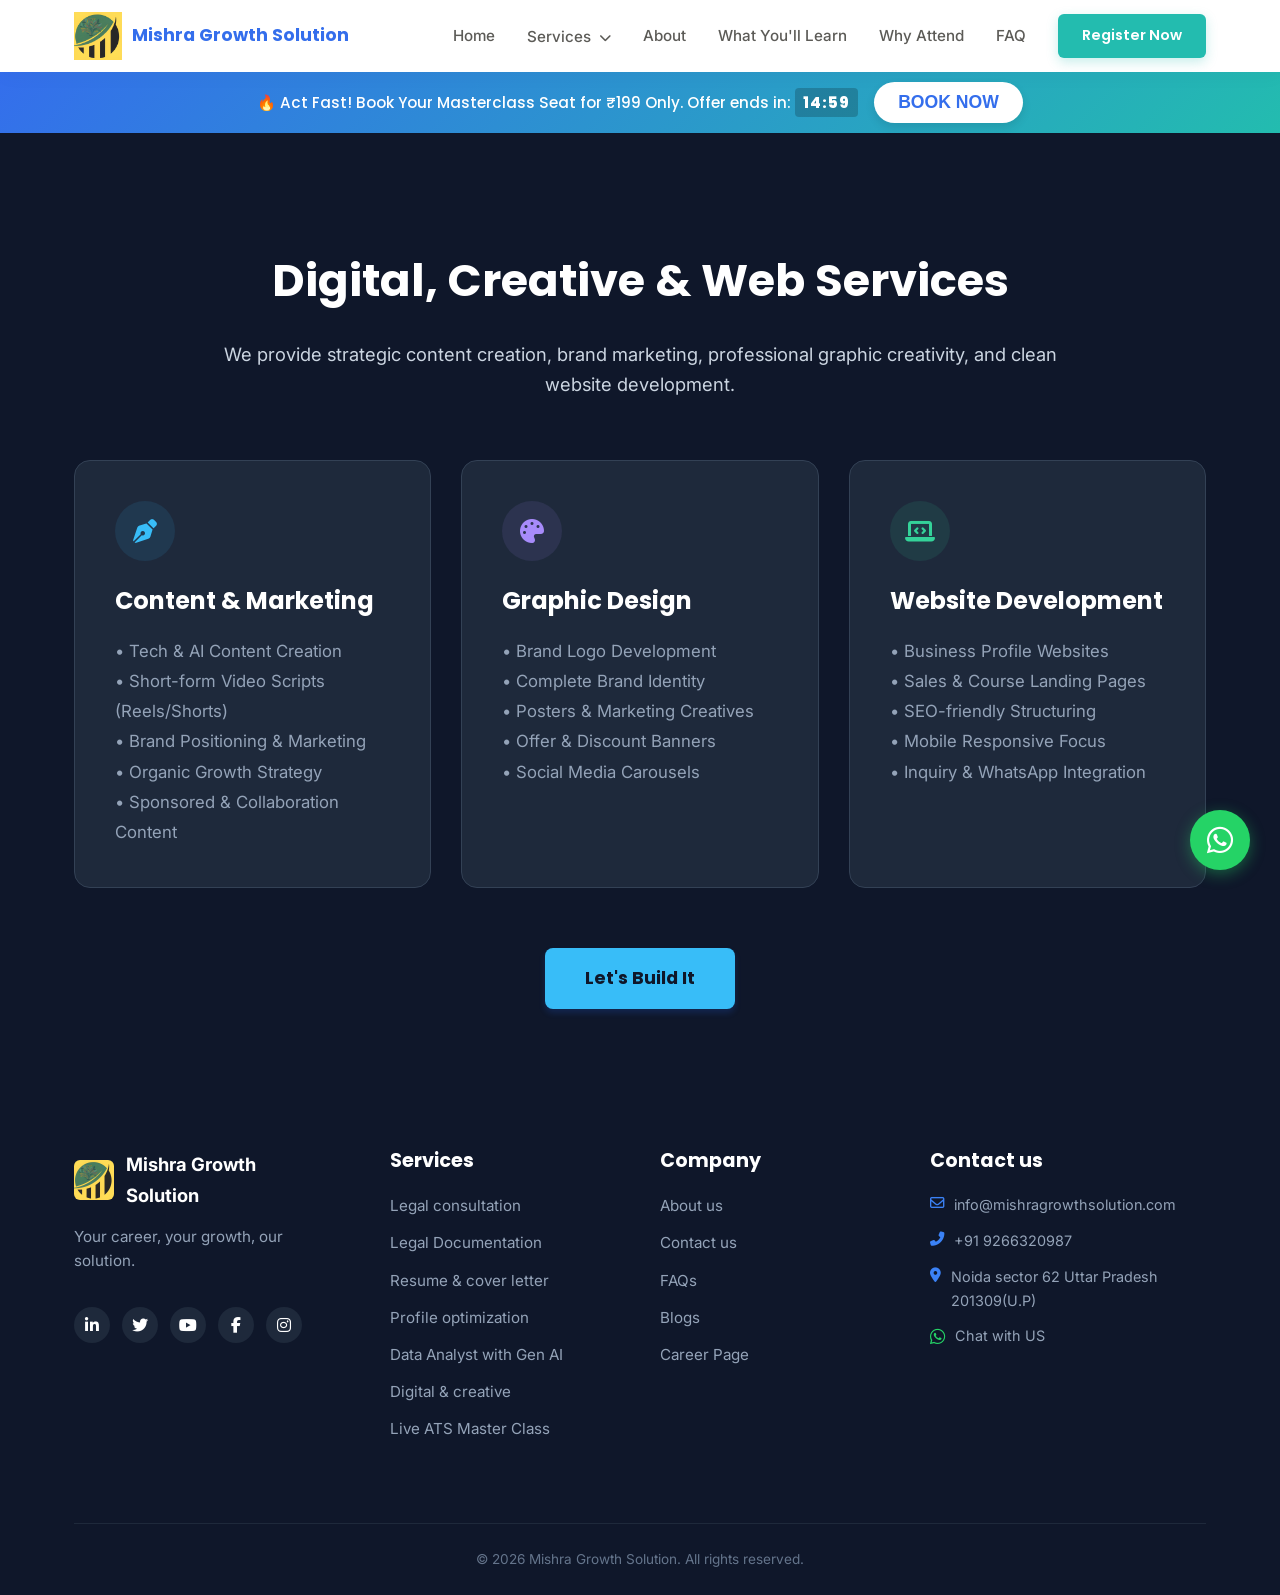
<file: digital-creative-services.html>
<!DOCTYPE html>
<html lang="en">
<head>
    <meta charset="UTF-8">
    <meta name="viewport" content="width=device-width, initial-scale=1.0">
    <title>Digital & Creative Services | Mishra Growth Solution</title>
    <meta name="description" content="Build a 90+ ATS Score Resume in Just 60 Seconds & Get Shortlisted in Top MNC Company.">
    <link rel="preconnect" href="https://fonts.googleapis.com">
    <link rel="preconnect" href="https://fonts.gstatic.com" crossorigin>
    <link href="https://fonts.googleapis.com/css2?family=Inter:wght@400;500;600;700;800;900&family=Poppins:wght@400;500;600;700;800;900&display=swap" rel="stylesheet">
    <link rel="stylesheet" href="https://cdnjs.cloudflare.com/ajax/libs/font-awesome/6.5.1/css/all.min.css">
    <link rel="stylesheet" href="styles.css">
    <link rel="apple-touch-icon" sizes="180x180" href="fav iocn/apple-touch-icon.png">
    <link rel="icon" type="image/png" sizes="32x32" href="fav iocn/favicon-32x32.png">
    <link rel="icon" type="image/png" sizes="16x16" href="fav iocn/favicon-16x16.png">
    <link rel="manifest" href="fav iocn/site.webmanifest">
    <link rel="shortcut icon" href="fav iocn/favicon.ico">
    <!-- Razorpay Checkout Script -->
    <script src="https://checkout.razorpay.com/v1/checkout.js"></script>
</head>
<body>

    <!-- HEADER -->
    <header class="header" id="header">
        <div class="container header-inner">
            <a href="index.html#home" class="logo">
                <img src="logo.jpeg" alt="Mishra Growth Solution Logo" class="logo-img">
                <span>Mishra Growth Solution</span>
            </a>
            <nav class="nav" id="nav">
                <a href="index.html#home" class="nav-link">Home</a>
                <div class="nav-item">
                    <a href="services.html" class="nav-link">Services <i class="fas fa-chevron-down" style="font-size:0.8em; margin-left:4px;"></i></a>
                    <div class="dropdown-menu">
                        <a href="consultation-services.html" class="dropdown-item">Legal Consultation</a>
                        <a href="documentation-services.html" class="dropdown-item" >Legel Documentation</a>
                        <a href="professional-resume.html" class="dropdown-item">Resume & Cover Letter</a>
                        <a href="profile-optimization.html" class="dropdown-item">Profile Optimization</a>
                        <a href="data-analyst-skills.html" class="dropdown-item">Data analytics with Gen AI</a>
                        <a href="career-consultancy.html" class="dropdown-item">Career Consultancy</a>
                        <a href="digital-creative-services.html" class="dropdown-item">Digital & Creative</a>
                        <a href="live-ats-masterclass.html" class="dropdown-item">Live ATS Masterclass</a>
                    </div>
                </div>
                <a href="about.html" class="nav-link">About</a>
                <a href="index.html#learn" class="nav-link">What You'll Learn</a>
                <a href="index.html#why" class="nav-link">Why Attend</a>
                <a href="index.html#faq" class="nav-link">FAQ</a>
                <a href="index.html#pricing" class="btn-primary-nav">Register Now</a>
            </nav>
            <button class="hamburger" id="hamburger" aria-label="Menu">
                <span></span><span></span><span></span>
            </button>
        </div>
    </header>

    <!-- PROMO BANNER -->
    <div class="promo-banner" id="promoBanner">
        <div class="container promo-inner">
            <span class="promo-text">🔥 Act Fast! Book Your Masterclass Seat for ₹199 Only. Offer ends in: <span id="promoTimer" class="promo-timer">15:00</span></span>
            <button class="btn-promo open-popup-btn" style="padding: 10px 24px; font-size: 1.1rem; font-weight: bold; cursor: pointer; border: none; text-transform: uppercase;">Book Now</button>
        </div>
    </div>

    
    <section class="section-services-list" style="padding: 120px 0 80px; background: #0F172A; min-height: 60vh; color: #fff;">
        <div class="container">
            <h1 style="font-size: 2.8rem; color: #fff; margin-bottom: 30px; text-align: center;">Digital, Creative & Web Services</h1>
            <p style="text-align: center; color: #cbd5e1; max-width: 900px; margin: 0 auto 60px; font-size: 1.15rem;">We provide strategic content creation, brand marketing, professional graphic creativity, and clean website development.</p>
            
            <div class="services-grid-3">
                <div style="padding: 40px; background: #1E293B; border-radius: 16px; border: 1px solid #334155;">
                    <div style="width: 60px; height: 60px; background: rgba(56, 189, 248, 0.1); border-radius: 50px; display: flex; align-items: center; justify-content: center; margin-bottom: 25px; font-size: 1.5rem; color: #38BDF8;"><i class="fas fa-pen-nib"></i></div>
                    <h3 style="font-size: 1.5rem; margin-bottom: 20px; color: #fff;">Content & Marketing</h3>
                    <ul style="color: #94A3B8; font-size: 1.05rem; line-height: 1.8; list-style: none;">
                        <li>• Tech & AI Content Creation</li>
                        <li>• Short-form Video Scripts (Reels/Shorts)</li>
                        <li>• Brand Positioning & Marketing</li>
                        <li>• Organic Growth Strategy</li>
                        <li>• Sponsored & Collaboration Content</li>
                    </ul>
                </div>
                
                <div style="padding: 40px; background: #1E293B; border-radius: 16px; border: 1px solid #334155;">
                    <div style="width: 60px; height: 60px; background: rgba(167, 139, 250, 0.1); border-radius: 50px; display: flex; align-items: center; justify-content: center; margin-bottom: 25px; font-size: 1.5rem; color: #A78BFA;"><i class="fas fa-palette"></i></div>
                    <h3 style="font-size: 1.5rem; margin-bottom: 20px; color: #fff;">Graphic Design</h3>
                    <ul style="color: #94A3B8; font-size: 1.05rem; line-height: 1.8; list-style: none;">
                        <li>• Brand Logo Development</li>
                        <li>• Complete Brand Identity</li>
                        <li>• Posters & Marketing Creatives</li>
                        <li>• Offer & Discount Banners</li>
                        <li>• Social Media Carousels</li>
                    </ul>
                </div>
                
                <div style="padding: 40px; background: #1E293B; border-radius: 16px; border: 1px solid #334155;">
                    <div style="width: 60px; height: 60px; background: rgba(52, 211, 153, 0.1); border-radius: 50px; display: flex; align-items: center; justify-content: center; margin-bottom: 25px; font-size: 1.5rem; color: #34D399;"><i class="fas fa-laptop-code"></i></div>
                    <h3 style="font-size: 1.5rem; margin-bottom: 20px; color: #fff;">Website Development</h3>
                    <ul style="color: #94A3B8; font-size: 1.05rem; line-height: 1.8; list-style: none;">
                        <li>• Business Profile Websites</li>
                        <li>• Sales & Course Landing Pages</li>
                        <li>• SEO-friendly Structuring</li>
                        <li>• Mobile Responsive Focus</li>
                        <li>• Inquiry & WhatsApp Integration</li>
                    </ul>
                </div>
            </div>
            
            <div style="text-align: center; margin-top: 60px;">
                <a href="services.html#inquiryForm" class="btn-blue-cta" style="padding: 16px 40px; font-size: 1.1rem; background: #38BDF8; color: #0F172A;">Let's Build It</a>
            </div>
        </div>
    </section>

    <!-- FOOTER -->
    <footer class="footer">
        <div class="container">
            <div class="footer-grid-4">
                <!-- 1. Brand & Socials -->
                <div class="footer-col" style="padding-right: 20px;">
                    <div class="f-logo" style="margin-bottom: 15px;">
                        <img src="logo.jpeg" alt="Logo" class="f-logo-img">
                        <span style="font-size: 1.15rem; font-weight: 700; color: #fff;">Mishra Growth Solution</span>
                    </div>
                    <p class="f-subtext" style="color: #94A3B8; margin-bottom: 25px; line-height: 1.6; font-size: 0.95rem;">Your career, your growth, our solution.</p>
                    <div class="f-socials">
                        <a href="https://www.linkedin.com/company/108747952/admin/dashboard/" target="_blank" aria-label="LinkedIn"><i class="fab fa-linkedin-in"></i></a>
                        <a href="https://x.com/GrowthMishra" target="_blank" aria-label="X (Twitter)"><i class="fab fa-twitter"></i></a>
                        <a href="https://youtube.com/@ghanshyammishra6557?si=NMRRGhdkDLKaPA-m" target="_blank" aria-label="YouTube"><i class="fab fa-youtube"></i></a>
                        <a href="https://www.facebook.com/share/14TzW4TWqx8/" target="_blank" aria-label="Facebook"><i class="fab fa-facebook-f"></i></a>
                        <a href="https://www.instagram.com/mishragrowth07?utm_source=qr&igsh=MWw2M2xtZm02bjF3dA==" target="_blank" aria-label="Instagram"><i class="fab fa-instagram"></i></a>
                    </div>
                </div>

                <!-- 2. Services -->
                <div class="footer-col">
                    <h4 class="footer-heading" style="color: #fff; font-size: 1.2rem; margin-bottom: 20px;">Services</h4>
                    <ul class="footer-links" style="list-style: none; padding: 0; display: flex; flex-direction: column; gap: 12px;">
                        <li><a href="consultation-services.html" style="color: #94A3B8; text-decoration: none; font-size: 0.95rem; display: block;">Legal consultation</a></li>
                        <li><a href="documentation-services.html" style="color: #94A3B8; text-decoration: none; font-size: 0.95rem; display: block;">Legal Documentation</a></li>
                        <li><a href="professional-resume.html" style="color: #94A3B8; text-decoration: none; font-size: 0.95rem; display: block;">Resume & cover letter</a></li>
                        <li><a href="profile-optimization.html" style="color: #94A3B8; text-decoration: none; font-size: 0.95rem; display: block;">Profile optimization</a></li>
                        <li><a href="data-analyst-skills.html" style="color: #94A3B8; text-decoration: none; font-size: 0.95rem; display: block;">Data Analyst with Gen AI</a></li>
                        <li><a href="digital-creative-services.html" style="color: #94A3B8; text-decoration: none; font-size: 0.95rem; display: block;">Digital & creative</a></li>
                        <li><a href="live-ats-masterclass.html" style="color: #94A3B8; text-decoration: none; font-size: 0.95rem; display: block;">Live ATS Master Class</a></li>
                    </ul>
                </div>

                <!-- 3. Company -->
                <div class="footer-col">
                    <h4 class="footer-heading" style="color: #fff; font-size: 1.2rem; margin-bottom: 20px;">Company</h4>
                    <ul class="footer-links" style="list-style: none; padding: 0; display: flex; flex-direction: column; gap: 12px;">
                        <li><a href="about.html" style="color: #94A3B8; text-decoration: none; font-size: 0.95rem; display: block;">About us</a></li>
                        <li><a href="index.html#contact" style="color: #94A3B8; text-decoration: none; font-size: 0.95rem; display: block;">Contact us</a></li>
                        <li><a href="index.html#faq" style="color: #94A3B8; text-decoration: none; font-size: 0.95rem; display: block;">FAQs</a></li>
                        <li><a href="index.html#blogs" style="color: #94A3B8; text-decoration: none; font-size: 0.95rem; display: block;">Blogs</a></li>
                        <li><a href="index.html#career" style="color: #94A3B8; text-decoration: none; font-size: 0.95rem; display: block;">Career Page</a></li>
                    </ul>
                </div>

                <!-- 4. Contact us & Map -->
                <div class="footer-col">
                    <h4 class="footer-heading" style="color: #fff; font-size: 1.2rem; margin-bottom: 20px;">Contact us</h4>
                    <ul class="footer-contact-list" style="list-style: none; padding: 0; display: flex; flex-direction: column; gap: 12px; margin-bottom: 15px;">
                        <li style="color: #94A3B8; font-size: 0.9rem; display: flex; gap: 10px;"><i class="far fa-envelope" style="color: #3B82F6; margin-top: 3px;"></i> info@mishragrowthsolution.com</li>
                        <li style="color: #94A3B8; font-size: 0.9rem; display: flex; gap: 10px;"><i class="fas fa-phone-alt" style="color: #3B82F6; margin-top: 3px;"></i> +91 9266320987</li>
                        <li style="color: #94A3B8; font-size: 0.9rem; display: flex; gap: 10px;"><i class="fas fa-map-marker-alt" style="color: #3B82F6; margin-top: 3px;"></i> Noida sector 62 Uttar Pradesh 201309(U.P)</li>
                        <li><a href="https://wa.me/919266320987" style="color: #94A3B8; text-decoration: none; font-size: 0.9rem; display: flex; gap: 10px; align-items: center;"><i class="fab fa-whatsapp" style="color: #25D366; font-size: 1.1rem;"></i> Chat with US</a></li>
                    </ul>
                    <div class="footer-map-small" style="width: 100%; border-radius: 8px; overflow: hidden; height: 100px;">
                        <iframe src="https://www.google.com/maps/embed?pb=!1m18!1m12!1m3!1d3502.1678120465243!2d77.3629555!3d28.6247366!2m3!1f0!2f0!3f0!3m2!1i1024!2i768!4f13.1!3m3!1m2!1s0x390ce55572aaeb81%3A0x6b4be9e4b706c9b5!2sSector%2062%2C%20Noida%2C%20Uttar%20Pradesh!5e0!3m2!1sen!2sin!4v1700000000000!5m2!1sen!2sin" width="100%" height="100" style="border:0;" allowfullscreen="" loading="lazy" referrerpolicy="no-referrer-when-downgrade"></iframe>
                    </div>
                </div>
            </div>

            <div class="footer-bottom">
                &copy; 2026 Mishra Growth Solution. All rights reserved.
            </div>
        </div>
    </footer>

    <!-- WhatsApp Floating Button -->
    <a href="https://wa.me/919266320987" class="whatsapp-float" target="_blank" rel="noopener noreferrer" aria-label="Chat with us on WhatsApp">
        <i class="fab fa-whatsapp"></i>
    </a>

    <!-- Lead Generation Popup -->
    <div class="lead-popup-overlay" id="leadPopup">
        <div class="lead-popup-box">
            <button class="lead-popup-close" id="closeLeadPopup" aria-label="Close">&times;</button>
            <div class="lead-popup-content">
                <div class="lead-popup-left">
                    <div class="pl-badge">Masterclass Entry</div>
                    <h2>₹199</h2>
                    <p class="pl-sub">One-time payment for lifetime value.</p>
                    <ul class="pl-list">
                        <li><i class="fas fa-check"></i> Live Session Access</li>
                        <li><i class="fas fa-check"></i> Q&A with Mentor</li>
                        <li><i class="fas fa-check"></i> ATS Templates</li>
                        <li><i class="fas fa-check"></i> Recording Access</li>
                    </ul>
                    <div class="pl-secure">Secure Payment via UPI/Cards</div>
                </div>
                <div class="lead-popup-right">
                    <h3>Register Now</h3>
                    <p>Fill in your details to reserve your spot.</p>
                    <form id="popupRegisterForm" action="https://formsubmit.co/info@mishragrowthsolution.com" method="POST">
                        <div class="form-group">
                            <label>Full Name</label>
                            <input name="Full Name" type="text" name="Full Name" placeholder="John Doe" required name="input_field">
                        </div>
                        <div class="form-row">
                            <div class="form-group">
                                <label>WhatsApp Number</label>
                                <input name="WhatsApp Number" type="tel" name="WhatsApp Number" placeholder="+91 92663 20987" required name="input_field">
                            </div>
                            <div class="form-group">
                                <label>Email ID</label>
                                <input name="Email ID" type="email" name="Email ID" placeholder="example@gmail.com" required name="input_field">
                            </div>
                        </div>
                        <div class="form-row">
                            <div class="form-group">
                                <label>Current Status</label>
                                <select name="select_field" required name="select_field">
                                    <option value="" disabled selected>Select</option>
                                    <option>Student</option>
                                    <option>Working Professional</option>
                                    <option>Job Seeker</option>
                                </select>
                            </div>
                            <div class="form-group">
                                <label>Experience</label>
                                <select name="select_field" required name="select_field">
                                    <option value="" disabled selected>Years</option>
                                    <option>Fresher</option>
                                    <option>1-3 Years</option>
                                    <option>3-5 Years</option>
                                    <option>5+ Years</option>
                                </select>
                            </div>
                        </div>
                        <button type="submit" class="btn-pay-now">Pay ₹199 & Confirm Seat</button>
                        <p class="form-note" style="text-align:center; font-size:0.8rem; margin-top:10px; color:#64748B;"><i class="fas fa-lock"></i> Zoom link will be sent to your WhatsApp</p>
                    </form>
                </div>
            </div>
        </div>
    </div>

    <script src="script.js"></script>
</body>
</html>
</file>
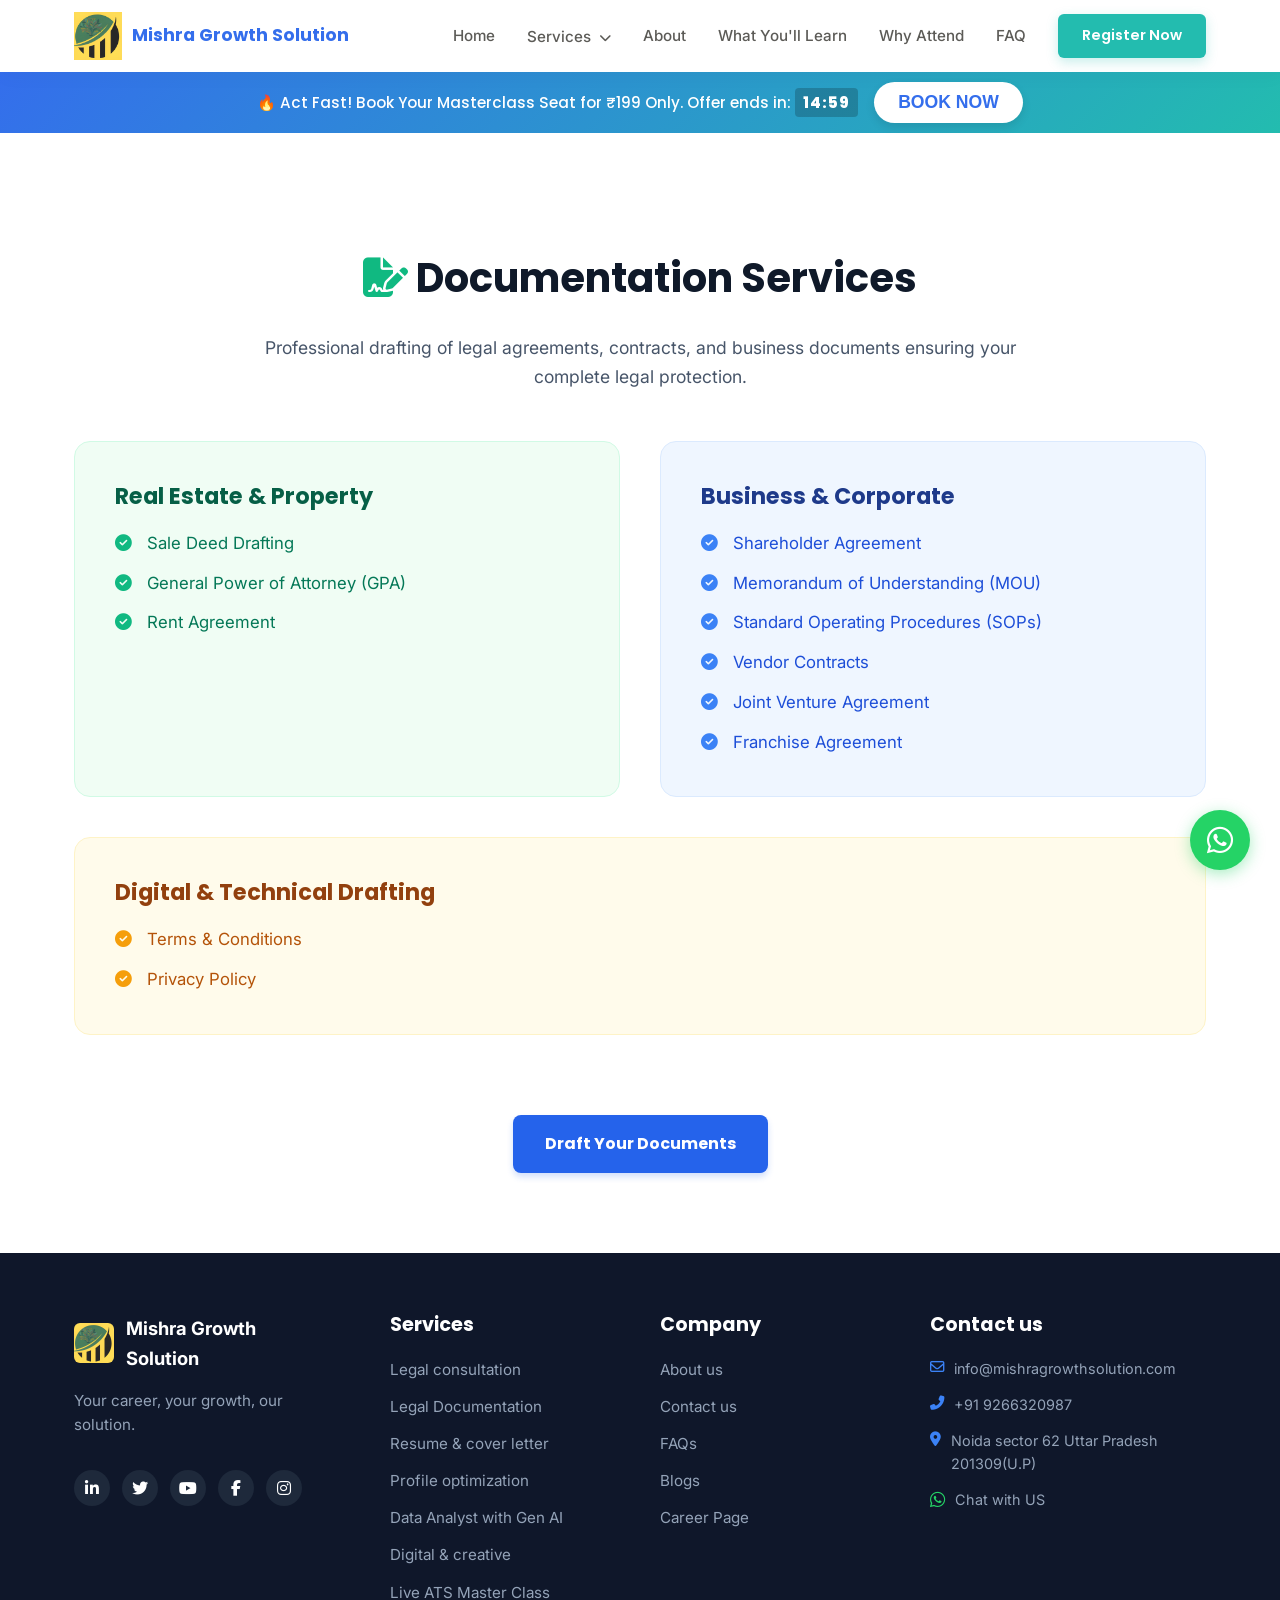
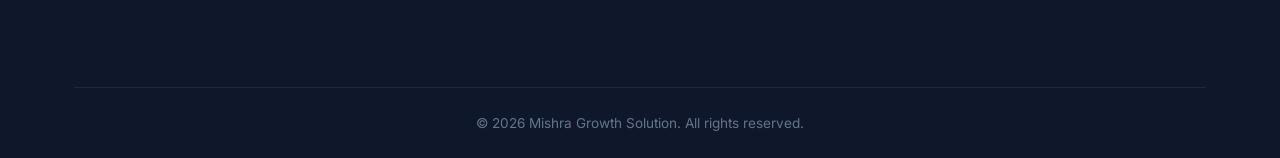
<file: documentation-services.html>
<!DOCTYPE html>
<html lang="en">
<head>
    <meta charset="UTF-8">
    <meta name="viewport" content="width=device-width, initial-scale=1.0">
    <title>Documentation Services | Mishra Growth Solution</title>
    <meta name="description" content="Build a 90+ ATS Score Resume in Just 60 Seconds & Get Shortlisted in Top MNC Company.">
    <link rel="preconnect" href="https://fonts.googleapis.com">
    <link rel="preconnect" href="https://fonts.gstatic.com" crossorigin>
    <link href="https://fonts.googleapis.com/css2?family=Inter:wght@400;500;600;700;800;900&family=Poppins:wght@400;500;600;700;800;900&display=swap" rel="stylesheet">
    <link rel="stylesheet" href="https://cdnjs.cloudflare.com/ajax/libs/font-awesome/6.5.1/css/all.min.css">
    <link rel="stylesheet" href="styles.css">
    <link rel="apple-touch-icon" sizes="180x180" href="fav iocn/apple-touch-icon.png">
    <link rel="icon" type="image/png" sizes="32x32" href="fav iocn/favicon-32x32.png">
    <link rel="icon" type="image/png" sizes="16x16" href="fav iocn/favicon-16x16.png">
    <link rel="manifest" href="fav iocn/site.webmanifest">
    <link rel="shortcut icon" href="fav iocn/favicon.ico">
    <!-- Razorpay Checkout Script -->
    <script src="https://checkout.razorpay.com/v1/checkout.js"></script>
</head>
<body>

    <!-- HEADER -->
    <header class="header" id="header">
        <div class="container header-inner">
            <a href="index.html#home" class="logo">
                <img src="logo.jpeg" alt="Mishra Growth Solution Logo" class="logo-img">
                <span>Mishra Growth Solution</span>
            </a>
            <nav class="nav" id="nav">
                <a href="index.html#home" class="nav-link">Home</a>
                <div class="nav-item">
                    <a href="services.html" class="nav-link">Services <i class="fas fa-chevron-down" style="font-size:0.8em; margin-left:4px;"></i></a>
                    <div class="dropdown-menu">
                        <a href="consultation-services.html" class="dropdown-item">Legal Consultation</a>
                        <a href="documentation-services.html" class="dropdown-item" >Legel Documentation</a>
                        <a href="professional-resume.html" class="dropdown-item">Resume & Cover Letter</a>
                        <a href="profile-optimization.html" class="dropdown-item">Profile Optimization</a>
                        <a href="data-analyst-skills.html" class="dropdown-item">Data analytics with Gen AI</a>
                        <a href="career-consultancy.html" class="dropdown-item">Career Consultancy</a>
                        <a href="digital-creative-services.html" class="dropdown-item">Digital & Creative</a>
                        <a href="live-ats-masterclass.html" class="dropdown-item">Live ATS Masterclass</a>
                    </div>
                </div>
                <a href="about.html" class="nav-link">About</a>
                <a href="index.html#learn" class="nav-link">What You'll Learn</a>
                <a href="index.html#why" class="nav-link">Why Attend</a>
                <a href="index.html#faq" class="nav-link">FAQ</a>
                <a href="index.html#pricing" class="btn-primary-nav">Register Now</a>
            </nav>
            <button class="hamburger" id="hamburger" aria-label="Menu">
                <span></span><span></span><span></span>
            </button>
        </div>
    </header>

    <!-- PROMO BANNER -->
    <div class="promo-banner" id="promoBanner">
        <div class="container promo-inner">
            <span class="promo-text">🔥 Act Fast! Book Your Masterclass Seat for ₹199 Only. Offer ends in: <span id="promoTimer" class="promo-timer">15:00</span></span>
            <button class="btn-promo open-popup-btn" style="padding: 10px 24px; font-size: 1.1rem; font-weight: bold; cursor: pointer; border: none; text-transform: uppercase;">Book Now</button>
        </div>
    </div>

    
    <section class="section-services-list" style="padding: 120px 0 80px; background: #fff; min-height: 60vh;">
        <div class="container">
            <h1 style="font-size: 2.5rem; color: #0F1929; margin-bottom: 30px; text-align: center;"><i class="fas fa-file-signature" style="color: #10B981;"></i> Documentation Services</h1>
            <p style="text-align: center; color: #475569; max-width: 800px; margin: 0 auto 50px; font-size: 1.1rem;">Professional drafting of legal agreements, contracts, and business documents ensuring your complete legal protection.</p>
            
            <div class="services-grid-2">
                <div class="service-box" style="background: #F0FDF4; padding: 40px; border-radius: 16px; border: 1px solid #D1FAE5;">
                    <h3 style="margin-bottom: 20px; font-size: 1.4rem; color: #065F46;">Real Estate & Property</h3>
                    <ul style="color: #047857; font-size: 1.05rem; display: flex; flex-direction: column; gap: 12px;">
                        <li><i class="fas fa-check-circle" style="color: #10B981; margin-right: 10px;"></i> Sale Deed Drafting</li>
                        <li><i class="fas fa-check-circle" style="color: #10B981; margin-right: 10px;"></i> General Power of Attorney (GPA)</li>
                        <li><i class="fas fa-check-circle" style="color: #10B981; margin-right: 10px;"></i> Rent Agreement</li>
                    </ul>
                </div>
                <div class="service-box" style="background: #EFF6FF; padding: 40px; border-radius: 16px; border: 1px solid #DBEAFE;">
                    <h3 style="margin-bottom: 20px; font-size: 1.4rem; color: #1E3A8A;">Business & Corporate</h3>
                    <ul style="color: #1D4ED8; font-size: 1.05rem; display: flex; flex-direction: column; gap: 12px;">
                        <li><i class="fas fa-check-circle" style="color: #3B82F6; margin-right: 10px;"></i> Shareholder Agreement</li>
                        <li><i class="fas fa-check-circle" style="color: #3B82F6; margin-right: 10px;"></i> Memorandum of Understanding (MOU)</li>
                        <li><i class="fas fa-check-circle" style="color: #3B82F6; margin-right: 10px;"></i> Standard Operating Procedures (SOPs)</li>
                        <li><i class="fas fa-check-circle" style="color: #3B82F6; margin-right: 10px;"></i> Vendor Contracts</li>
                        <li><i class="fas fa-check-circle" style="color: #3B82F6; margin-right: 10px;"></i> Joint Venture Agreement</li>
                        <li><i class="fas fa-check-circle" style="color: #3B82F6; margin-right: 10px;"></i> Franchise Agreement</li>
                    </ul>
                </div>
                <div class="service-box" style="background: #FFFBEB; padding: 40px; border-radius: 16px; border: 1px solid #FEF3C7; grid-column: 1 / -1;">
                    <h3 style="margin-bottom: 20px; font-size: 1.4rem; color: #92400E;">Digital & Technical Drafting</h3>
                    <ul style="color: #B45309; font-size: 1.05rem; display: flex; flex-direction: column; gap: 12px;">
                        <li><i class="fas fa-check-circle" style="color: #F59E0B; margin-right: 10px;"></i> Terms & Conditions</li>
                        <li><i class="fas fa-check-circle" style="color: #F59E0B; margin-right: 10px;"></i> Privacy Policy</li>
                    </ul>
                </div>
            </div>
            
            <div style="text-align: center; margin-top: 40px;">
                <a href="services.html#inquiryForm" class="btn-blue-cta">Draft Your Documents</a>
            </div>
        </div>
    </section>

    <!-- FOOTER -->
    <footer class="footer">
        <div class="container">
            <div class="footer-grid-4">
                <!-- 1. Brand & Socials -->
                <div class="footer-col" style="padding-right: 20px;">
                    <div class="f-logo" style="margin-bottom: 15px;">
                        <img src="logo.jpeg" alt="Logo" class="f-logo-img">
                        <span style="font-size: 1.15rem; font-weight: 700; color: #fff;">Mishra Growth Solution</span>
                    </div>
                    <p class="f-subtext" style="color: #94A3B8; margin-bottom: 25px; line-height: 1.6; font-size: 0.95rem;">Your career, your growth, our solution.</p>
                    <div class="f-socials">
                        <a href="https://www.linkedin.com/company/108747952/admin/dashboard/" target="_blank" aria-label="LinkedIn"><i class="fab fa-linkedin-in"></i></a>
                        <a href="https://x.com/GrowthMishra" target="_blank" aria-label="X (Twitter)"><i class="fab fa-twitter"></i></a>
                        <a href="https://youtube.com/@ghanshyammishra6557?si=NMRRGhdkDLKaPA-m" target="_blank" aria-label="YouTube"><i class="fab fa-youtube"></i></a>
                        <a href="https://www.facebook.com/share/14TzW4TWqx8/" target="_blank" aria-label="Facebook"><i class="fab fa-facebook-f"></i></a>
                        <a href="https://www.instagram.com/mishragrowth07?utm_source=qr&igsh=MWw2M2xtZm02bjF3dA==" target="_blank" aria-label="Instagram"><i class="fab fa-instagram"></i></a>
                    </div>
                </div>

                <!-- 2. Services -->
                <div class="footer-col">
                    <h4 class="footer-heading" style="color: #fff; font-size: 1.2rem; margin-bottom: 20px;">Services</h4>
                    <ul class="footer-links" style="list-style: none; padding: 0; display: flex; flex-direction: column; gap: 12px;">
                        <li><a href="consultation-services.html" style="color: #94A3B8; text-decoration: none; font-size: 0.95rem; display: block;">Legal consultation</a></li>
                        <li><a href="documentation-services.html" style="color: #94A3B8; text-decoration: none; font-size: 0.95rem; display: block;">Legal Documentation</a></li>
                        <li><a href="professional-resume.html" style="color: #94A3B8; text-decoration: none; font-size: 0.95rem; display: block;">Resume & cover letter</a></li>
                        <li><a href="profile-optimization.html" style="color: #94A3B8; text-decoration: none; font-size: 0.95rem; display: block;">Profile optimization</a></li>
                        <li><a href="data-analyst-skills.html" style="color: #94A3B8; text-decoration: none; font-size: 0.95rem; display: block;">Data Analyst with Gen AI</a></li>
                        <li><a href="digital-creative-services.html" style="color: #94A3B8; text-decoration: none; font-size: 0.95rem; display: block;">Digital & creative</a></li>
                        <li><a href="live-ats-masterclass.html" style="color: #94A3B8; text-decoration: none; font-size: 0.95rem; display: block;">Live ATS Master Class</a></li>
                    </ul>
                </div>

                <!-- 3. Company -->
                <div class="footer-col">
                    <h4 class="footer-heading" style="color: #fff; font-size: 1.2rem; margin-bottom: 20px;">Company</h4>
                    <ul class="footer-links" style="list-style: none; padding: 0; display: flex; flex-direction: column; gap: 12px;">
                        <li><a href="about.html" style="color: #94A3B8; text-decoration: none; font-size: 0.95rem; display: block;">About us</a></li>
                        <li><a href="index.html#contact" style="color: #94A3B8; text-decoration: none; font-size: 0.95rem; display: block;">Contact us</a></li>
                        <li><a href="index.html#faq" style="color: #94A3B8; text-decoration: none; font-size: 0.95rem; display: block;">FAQs</a></li>
                        <li><a href="index.html#blogs" style="color: #94A3B8; text-decoration: none; font-size: 0.95rem; display: block;">Blogs</a></li>
                        <li><a href="index.html#career" style="color: #94A3B8; text-decoration: none; font-size: 0.95rem; display: block;">Career Page</a></li>
                    </ul>
                </div>

                <!-- 4. Contact us & Map -->
                <div class="footer-col">
                    <h4 class="footer-heading" style="color: #fff; font-size: 1.2rem; margin-bottom: 20px;">Contact us</h4>
                    <ul class="footer-contact-list" style="list-style: none; padding: 0; display: flex; flex-direction: column; gap: 12px; margin-bottom: 15px;">
                        <li style="color: #94A3B8; font-size: 0.9rem; display: flex; gap: 10px;"><i class="far fa-envelope" style="color: #3B82F6; margin-top: 3px;"></i> info@mishragrowthsolution.com</li>
                        <li style="color: #94A3B8; font-size: 0.9rem; display: flex; gap: 10px;"><i class="fas fa-phone-alt" style="color: #3B82F6; margin-top: 3px;"></i> +91 9266320987</li>
                        <li style="color: #94A3B8; font-size: 0.9rem; display: flex; gap: 10px;"><i class="fas fa-map-marker-alt" style="color: #3B82F6; margin-top: 3px;"></i> Noida sector 62 Uttar Pradesh 201309(U.P)</li>
                        <li><a href="https://wa.me/919266320987" style="color: #94A3B8; text-decoration: none; font-size: 0.9rem; display: flex; gap: 10px; align-items: center;"><i class="fab fa-whatsapp" style="color: #25D366; font-size: 1.1rem;"></i> Chat with US</a></li>
                    </ul>
                    <div class="footer-map-small" style="width: 100%; border-radius: 8px; overflow: hidden; height: 100px;">
                        <iframe src="https://www.google.com/maps/embed?pb=!1m18!1m12!1m3!1d3502.1678120465243!2d77.3629555!3d28.6247366!2m3!1f0!2f0!3f0!3m2!1i1024!2i768!4f13.1!3m3!1m2!1s0x390ce55572aaeb81%3A0x6b4be9e4b706c9b5!2sSector%2062%2C%20Noida%2C%20Uttar%20Pradesh!5e0!3m2!1sen!2sin!4v1700000000000!5m2!1sen!2sin" width="100%" height="100" style="border:0;" allowfullscreen="" loading="lazy" referrerpolicy="no-referrer-when-downgrade"></iframe>
                    </div>
                </div>
            </div>

            <div class="footer-bottom">
                &copy; 2026 Mishra Growth Solution. All rights reserved.
            </div>
        </div>
    </footer>

    <!-- WhatsApp Floating Button -->
    <a href="https://wa.me/919266320987" class="whatsapp-float" target="_blank" rel="noopener noreferrer" aria-label="Chat with us on WhatsApp">
        <i class="fab fa-whatsapp"></i>
    </a>

    <!-- Lead Generation Popup -->
    <div class="lead-popup-overlay" id="leadPopup">
        <div class="lead-popup-box">
            <button class="lead-popup-close" id="closeLeadPopup" aria-label="Close">&times;</button>
            <div class="lead-popup-content">
                <div class="lead-popup-left">
                    <div class="pl-badge">Masterclass Entry</div>
                    <h2>₹199</h2>
                    <p class="pl-sub">One-time payment for lifetime value.</p>
                    <ul class="pl-list">
                        <li><i class="fas fa-check"></i> Live Session Access</li>
                        <li><i class="fas fa-check"></i> Q&A with Mentor</li>
                        <li><i class="fas fa-check"></i> ATS Templates</li>
                        <li><i class="fas fa-check"></i> Recording Access</li>
                    </ul>
                    <div class="pl-secure">Secure Payment via UPI/Cards</div>
                </div>
                <div class="lead-popup-right">
                    <h3>Register Now</h3>
                    <p>Fill in your details to reserve your spot.</p>
                    <form id="popupRegisterForm" action="https://formsubmit.co/info@mishragrowthsolution.com" method="POST">
                        <div class="form-group">
                            <label>Full Name</label>
                            <input name="Full Name" type="text" name="Full Name" placeholder="John Doe" required name="input_field">
                        </div>
                        <div class="form-row">
                            <div class="form-group">
                                <label>WhatsApp Number</label>
                                <input name="WhatsApp Number" type="tel" name="WhatsApp Number" placeholder="+91 92663 20987" required name="input_field">
                            </div>
                            <div class="form-group">
                                <label>Email ID</label>
                                <input name="Email ID" type="email" name="Email ID" placeholder="example@gmail.com" required name="input_field">
                            </div>
                        </div>
                        <div class="form-row">
                            <div class="form-group">
                                <label>Current Status</label>
                                <select name="select_field" required name="select_field">
                                    <option value="" disabled selected>Select</option>
                                    <option>Student</option>
                                    <option>Working Professional</option>
                                    <option>Job Seeker</option>
                                </select>
                            </div>
                            <div class="form-group">
                                <label>Experience</label>
                                <select name="select_field" required name="select_field">
                                    <option value="" disabled selected>Years</option>
                                    <option>Fresher</option>
                                    <option>1-3 Years</option>
                                    <option>3-5 Years</option>
                                    <option>5+ Years</option>
                                </select>
                            </div>
                        </div>
                        <button type="submit" class="btn-pay-now">Pay ₹199 & Confirm Seat</button>
                        <p class="form-note" style="text-align:center; font-size:0.8rem; margin-top:10px; color:#64748B;"><i class="fas fa-lock"></i> Zoom link will be sent to your WhatsApp</p>
                    </form>
                </div>
            </div>
        </div>
    </div>

    <script src="script.js"></script>
</body>
</html>
</file>
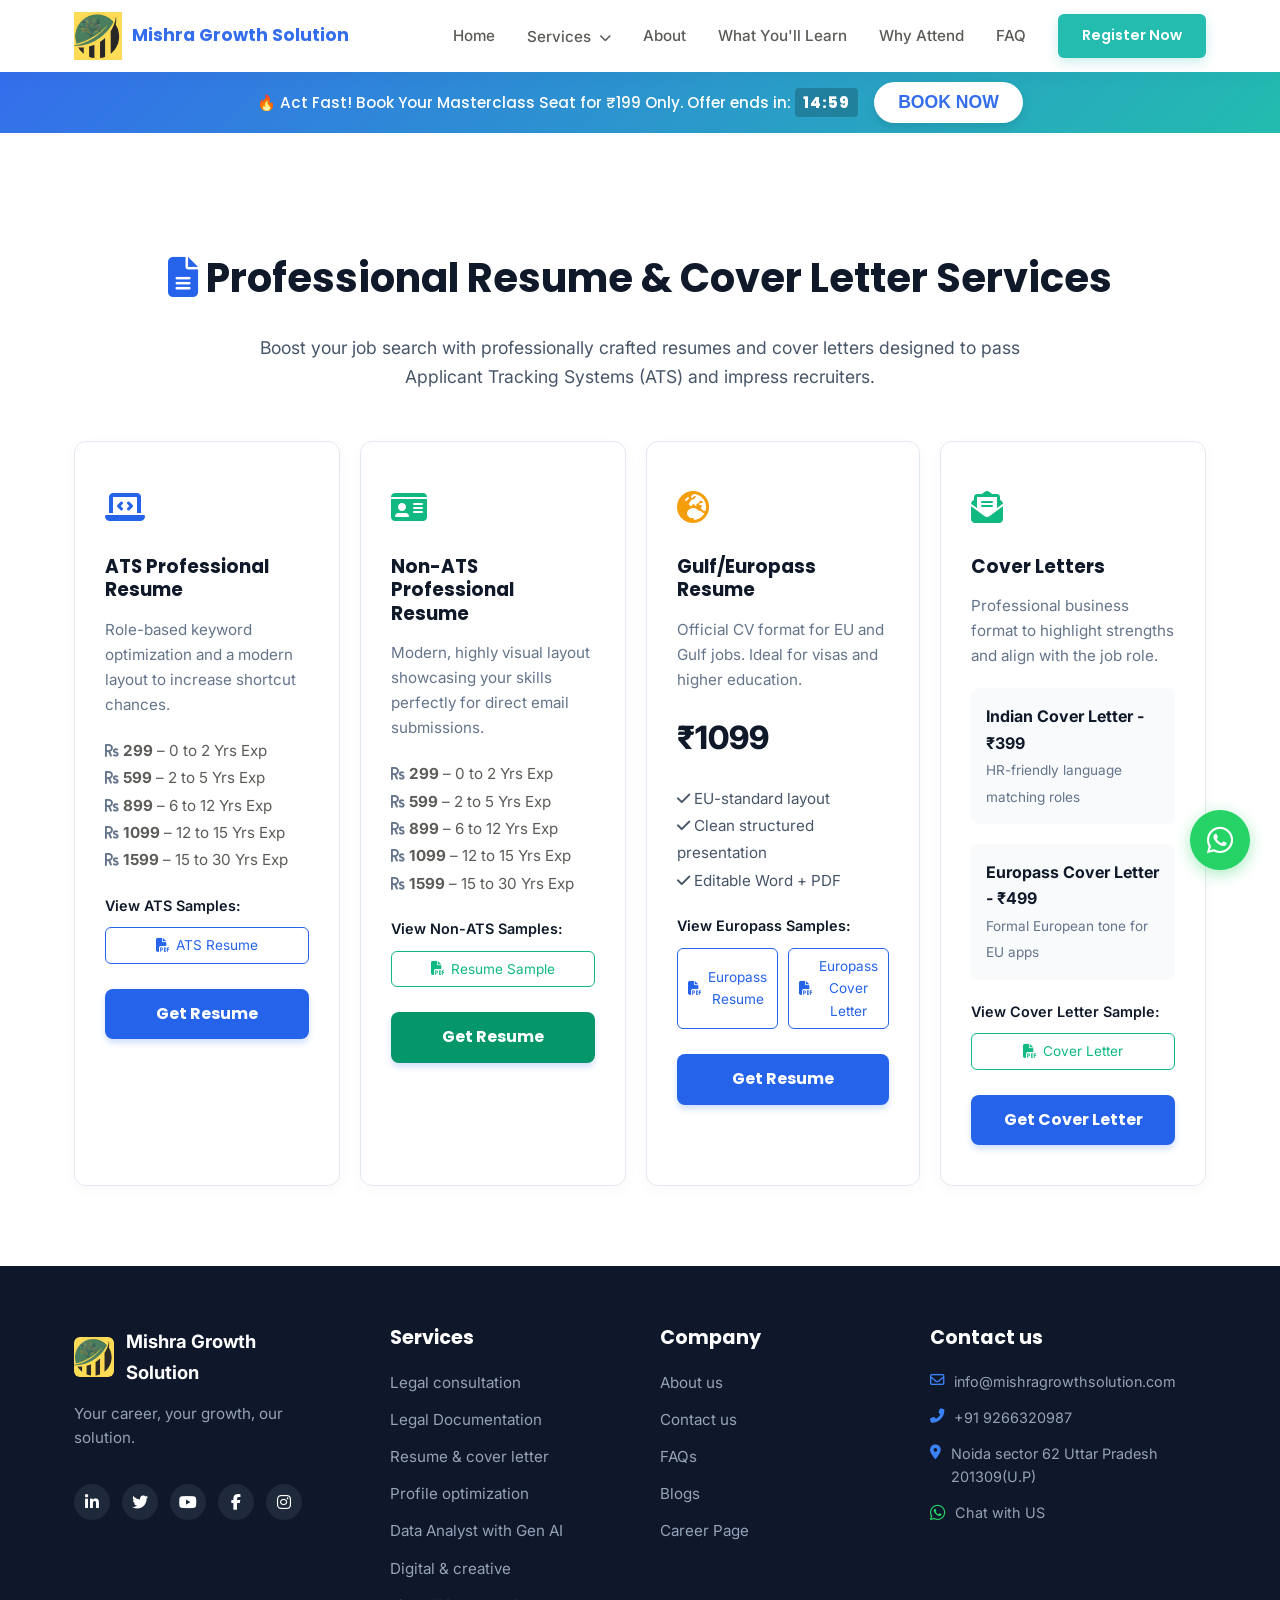
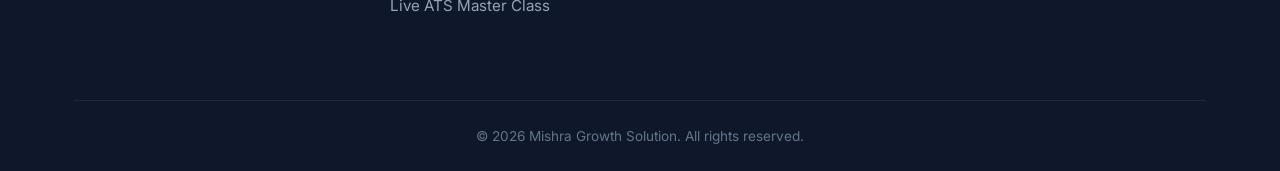
<file: professional-resume.html>
<!DOCTYPE html>
<html lang="en">
<head>
    <meta charset="UTF-8">
    <meta name="viewport" content="width=device-width, initial-scale=1.0">
    <title>Professional Resume Services | Mishra Growth Solution</title>
    <meta name="description" content="Build a 90+ ATS Score Resume in Just 60 Seconds & Get Shortlisted in Top MNC Company.">
    <link rel="preconnect" href="https://fonts.googleapis.com">
    <link rel="preconnect" href="https://fonts.gstatic.com" crossorigin>
    <link href="https://fonts.googleapis.com/css2?family=Inter:wght@400;500;600;700;800;900&family=Poppins:wght@400;500;600;700;800;900&display=swap" rel="stylesheet">
    <link rel="stylesheet" href="https://cdnjs.cloudflare.com/ajax/libs/font-awesome/6.5.1/css/all.min.css">
    <link rel="stylesheet" href="styles.css">
    <link rel="apple-touch-icon" sizes="180x180" href="fav iocn/apple-touch-icon.png">
    <link rel="icon" type="image/png" sizes="32x32" href="fav iocn/favicon-32x32.png">
    <link rel="icon" type="image/png" sizes="16x16" href="fav iocn/favicon-16x16.png">
    <link rel="manifest" href="fav iocn/site.webmanifest">
    <link rel="shortcut icon" href="fav iocn/favicon.ico">
    <!-- Razorpay Checkout Script -->
    <script src="https://checkout.razorpay.com/v1/checkout.js"></script>
</head>
<body>

    <!-- HEADER -->
    <header class="header" id="header">
        <div class="container header-inner">
            <a href="index.html#home" class="logo">
                <img src="logo.jpeg" alt="Mishra Growth Solution Logo" class="logo-img">
                <span>Mishra Growth Solution</span>
            </a>
            <nav class="nav" id="nav">
                <a href="index.html#home" class="nav-link">Home</a>
                <div class="nav-item">
                    <a href="services.html" class="nav-link">Services <i class="fas fa-chevron-down" style="font-size:0.8em; margin-left:4px;"></i></a>
                    <div class="dropdown-menu">
                        <a href="consultation-services.html" class="dropdown-item">Legal Consultation</a>
                        <a href="documentation-services.html" class="dropdown-item" >Legel Documentation</a>
                        <a href="professional-resume.html" class="dropdown-item">Resume & Cover Letter</a>
                        <a href="profile-optimization.html" class="dropdown-item">Profile Optimization</a>
                        <a href="data-analyst-skills.html" class="dropdown-item">Data analytics with Gen AI</a>
                        <a href="career-consultancy.html" class="dropdown-item">Career Consultancy</a>
                        <a href="digital-creative-services.html" class="dropdown-item">Digital & Creative</a>
                        <a href="live-ats-masterclass.html" class="dropdown-item">Live ATS Masterclass</a>
                    </div>
                </div>
                <a href="about.html" class="nav-link">About</a>
                <a href="index.html#learn" class="nav-link">What You'll Learn</a>
                <a href="index.html#why" class="nav-link">Why Attend</a>
                <a href="index.html#faq" class="nav-link">FAQ</a>
                <a href="index.html#pricing" class="btn-primary-nav">Register Now</a>
            </nav>
            <button class="hamburger" id="hamburger" aria-label="Menu">
                <span></span><span></span><span></span>
            </button>
        </div>
    </header>

    <!-- PROMO BANNER -->
    <div class="promo-banner" id="promoBanner">
        <div class="container promo-inner">
            <span class="promo-text">🔥 Act Fast! Book Your Masterclass Seat for ₹199 Only. Offer ends in: <span id="promoTimer" class="promo-timer">15:00</span></span>
            <button class="btn-promo open-popup-btn" style="padding: 10px 24px; font-size: 1.1rem; font-weight: bold; cursor: pointer; border: none; text-transform: uppercase;">Book Now</button>
        </div>
    </div>

    
    <section class="section-services-list" style="padding: 120px 0 80px; background: #fff; min-height: 60vh;">
        <div class="container">
            <h1 style="font-size: 2.5rem; color: #0F1929; margin-bottom: 30px; text-align: center;"><i class="fas fa-file-alt" style="color: #2563EB;"></i> Professional Resume & Cover Letter Services</h1>
            <p style="text-align: center; color: #475569; max-width: 800px; margin: 0 auto 50px; font-size: 1.1rem;">Boost your job search with professionally crafted resumes and cover letters designed to pass Applicant Tracking Systems (ATS) and impress recruiters.</p>
            
            <div class="services-grid-4">
                <div style="padding: 40px 30px; border: 1px solid #E2E8F0; border-radius: 12px; box-shadow: 0 4px 15px rgba(0,0,0,0.03);">
                    <div style="font-size: 2rem; color: #2563EB; margin-bottom: 20px;"><i class="fas fa-laptop-code"></i></div>
                    <h3 style="color: #0F1929; margin-bottom: 15px;">ATS Professional Resume</h3>
                    <p style="font-size: 0.95rem; color: #64748B; margin-bottom: 20px;">Role-based keyword optimization and a modern layout to increase shortcut chances.</p>
                    <ul style="font-size: 0.95rem; margin-bottom: 20px; line-height: 1.8; padding-left: 0;">
                        <li><i class="fas fa-rupee-sign" style="color:#64748B;"></i> <strong>299</strong> – 0 to 2 Yrs Exp</li>
                        <li><i class="fas fa-rupee-sign" style="color:#64748B;"></i> <strong>599</strong> – 2 to 5 Yrs Exp</li>
                        <li><i class="fas fa-rupee-sign" style="color:#64748B;"></i> <strong>899</strong> – 6 to 12 Yrs Exp</li>
                        <li><i class="fas fa-rupee-sign" style="color:#64748B;"></i> <strong>1099</strong> – 12 to 15 Yrs Exp</li>
                        <li><i class="fas fa-rupee-sign" style="color:#64748B;"></i> <strong>1599</strong> – 15 to 30 Yrs Exp</li>
                    </ul>
                    <div style="margin-bottom: 25px;">
                        <span style="font-size: 0.9rem; font-weight: 600; color: #0F1929; display: block; margin-bottom: 10px;">View ATS Samples:</span>
                        <div style="display: flex; gap: 10px;">
                            <a href="ats-resume.pdf" target="_blank" download style="font-size: 0.85rem; color: #2563EB; border: 1px solid #2563EB; padding: 6px 10px; border-radius: 6px; text-decoration: none; flex: 1; text-align: center; display: flex; align-items: center; justify-content: center; gap: 6px; transition: all 0.3s;"><i class="fas fa-file-pdf"></i> ATS Resume</a>
                        </div>
                    </div>
                    <a href="services.html#inquiryForm" class="btn-blue-cta" style="width: 100%; text-align: center; padding: 12px;">Get Resume</a>
                </div>
                
                <div style="padding: 40px 30px; border: 1px solid #E2E8F0; border-radius: 12px; box-shadow: 0 4px 15px rgba(0,0,0,0.03);">
                    <div style="font-size: 2rem; color: #10B981; margin-bottom: 20px;"><i class="fas fa-id-card"></i></div>
                    <h3 style="color: #0F1929; margin-bottom: 15px;">Non-ATS Professional Resume</h3>
                    <p style="font-size: 0.95rem; color: #64748B; margin-bottom: 20px;">Modern, highly visual layout showcasing your skills perfectly for direct email submissions.</p>
                    <ul style="font-size: 0.95rem; margin-bottom: 20px; line-height: 1.8; padding-left: 0;">
                        <li><i class="fas fa-rupee-sign" style="color:#64748B;"></i> <strong>299</strong> – 0 to 2 Yrs Exp</li>
                        <li><i class="fas fa-rupee-sign" style="color:#64748B;"></i> <strong>599</strong> – 2 to 5 Yrs Exp</li>
                        <li><i class="fas fa-rupee-sign" style="color:#64748B;"></i> <strong>899</strong> – 6 to 12 Yrs Exp</li>
                        <li><i class="fas fa-rupee-sign" style="color:#64748B;"></i> <strong>1099</strong> – 12 to 15 Yrs Exp</li>
                        <li><i class="fas fa-rupee-sign" style="color:#64748B;"></i> <strong>1599</strong> – 15 to 30 Yrs Exp</li>
                    </ul>
                    <div style="margin-bottom: 25px;">
                        <span style="font-size: 0.9rem; font-weight: 600; color: #0F1929; display: block; margin-bottom: 10px;">View Non-ATS Samples:</span>
                        <div style="display: flex; gap: 10px;">
                            <a href="non-ats-resume.pdf" target="_blank" download style="font-size: 0.85rem; color: #10B981; border: 1px solid #10B981; padding: 6px 10px; border-radius: 6px; text-decoration: none; flex: 1; text-align: center; display: flex; align-items: center; justify-content: center; gap: 6px; transition: all 0.3s;"><i class="fas fa-file-pdf"></i> Resume Sample</a>
                        </div>
                    </div>
                    <a href="services.html#inquiryForm" class="btn-blue-cta" style="width: 100%; text-align: center; padding: 12px; background: #059669;">Get Resume</a>
                </div>
                
                <div style="padding: 40px 30px; border: 1px solid #E2E8F0; border-radius: 12px; box-shadow: 0 4px 15px rgba(0,0,0,0.03);">
                    <div style="font-size: 2rem; color: #F59E0B; margin-bottom: 20px;"><i class="fas fa-globe-europe"></i></div>
                    <h3 style="color: #0F1929; margin-bottom: 15px;">Gulf/Europass Resume</h3>
                    <p style="font-size: 0.95rem; color: #64748B; margin-bottom: 20px;">Official CV format for EU and Gulf jobs. Ideal for visas and higher education.</p>
                    <div style="font-size: 2rem; color: #0F1929; font-weight: 800; margin-bottom: 20px;">₹1099</div>
                    <ul style="font-size: 0.95rem; margin-bottom: 20px; line-height: 1.8; color: #475569;">
                        <li><i class="fas fa-check text-green"></i> EU-standard layout</li>
                        <li><i class="fas fa-check text-green"></i> Clean structured presentation</li>
                        <li><i class="fas fa-check text-green"></i> Editable Word + PDF</li>
                    </ul>
                    
                    <div style="margin-bottom: 25px;">
                        <span style="font-size: 0.9rem; font-weight: 600; color: #0F1929; display: block; margin-bottom: 10px;">View Europass Samples:</span>
                        <div style="display: flex; gap: 10px;">
                            <a href="europass-resume.pdf" target="_blank" download style="font-size: 0.85rem; color: #2563EB; border: 1px solid #2563EB; padding: 6px 10px; border-radius: 6px; text-decoration: none; flex: 1; text-align: center; display: flex; align-items: center; justify-content: center; gap: 6px; transition: all 0.3s;"><i class="fas fa-file-pdf"></i> Europass Resume</a>
                            <a href="europass-cover-letter.pdf" target="_blank" download style="font-size: 0.85rem; color: #2563EB; border: 1px solid #2563EB; padding: 6px 10px; border-radius: 6px; text-decoration: none; flex: 1; text-align: center; display: flex; align-items: center; justify-content: center; gap: 6px; transition: all 0.3s;"><i class="fas fa-file-pdf"></i> Europass Cover Letter</a>
                        </div>
                    </div>

                    <a href="services.html#inquiryForm" class="btn-blue-cta" style="width: 100%; text-align: center; padding: 12px;">Get Resume</a>
                </div>
                
                <div style="padding: 40px 30px; border: 1px solid #E2E8F0; border-radius: 12px; box-shadow: 0 4px 15px rgba(0,0,0,0.03);">
                    <div style="font-size: 2rem; color: #10B981; margin-bottom: 20px;"><i class="fas fa-envelope-open-text"></i></div>
                    <h3 style="color: #0F1929; margin-bottom: 15px;">Cover Letters</h3>
                    <p style="font-size: 0.95rem; color: #64748B; margin-bottom: 20px;">Professional business format to highlight strengths and align with the job role.</p>
                    
                    <div style="margin-bottom: 20px; padding: 15px; background: #F8FAFC; border-radius: 8px;">
                        <strong style="color: #0F1929;">Indian Cover Letter - ₹399</strong><br>
                        <span style="font-size: 0.85rem; color: #64748B;">HR-friendly language matching roles</span>
                    </div>
                    <div style="margin-bottom: 20px; padding: 15px; background: #F8FAFC; border-radius: 8px;">
                        <strong style="color: #0F1929;">Europass Cover Letter - ₹499</strong><br>
                        <span style="font-size: 0.85rem; color: #64748B;">Formal European tone for EU apps</span>
                    </div>
                    <div style="margin-bottom: 25px;">
                        <span style="font-size: 0.9rem; font-weight: 600; color: #0F1929; display: block; margin-bottom: 10px;">View Cover Letter Sample:</span>
                        <div style="display: flex; gap: 10px;">
                            <a href="professional-cover-letter.pdf" target="_blank" download style="font-size: 0.85rem; color: #10B981; border: 1px solid #10B981; padding: 6px 10px; border-radius: 6px; text-decoration: none; flex: 1; text-align: center; display: flex; align-items: center; justify-content: center; gap: 6px; transition: all 0.3s;"><i class="fas fa-file-pdf"></i> Cover Letter</a>
                        </div>
                    </div>
                    <a href="services.html#inquiryForm" class="btn-blue-cta" style="width: 100%; text-align: center; padding: 12px;">Get Cover Letter</a>
                </div>
            </div>
        </div>
    </section>

    <!-- FOOTER -->
    <footer class="footer">
        <div class="container">
            <div class="footer-grid-4">
                <!-- 1. Brand & Socials -->
                <div class="footer-col" style="padding-right: 20px;">
                    <div class="f-logo" style="margin-bottom: 15px;">
                        <img src="logo.jpeg" alt="Logo" class="f-logo-img">
                        <span style="font-size: 1.15rem; font-weight: 700; color: #fff;">Mishra Growth Solution</span>
                    </div>
                    <p class="f-subtext" style="color: #94A3B8; margin-bottom: 25px; line-height: 1.6; font-size: 0.95rem;">Your career, your growth, our solution.</p>
                    <div class="f-socials">
                        <a href="https://www.linkedin.com/company/108747952/admin/dashboard/" target="_blank" aria-label="LinkedIn"><i class="fab fa-linkedin-in"></i></a>
                        <a href="https://x.com/GrowthMishra" target="_blank" aria-label="X (Twitter)"><i class="fab fa-twitter"></i></a>
                        <a href="https://youtube.com/@ghanshyammishra6557?si=NMRRGhdkDLKaPA-m" target="_blank" aria-label="YouTube"><i class="fab fa-youtube"></i></a>
                        <a href="https://www.facebook.com/share/14TzW4TWqx8/" target="_blank" aria-label="Facebook"><i class="fab fa-facebook-f"></i></a>
                        <a href="https://www.instagram.com/mishragrowth07?utm_source=qr&igsh=MWw2M2xtZm02bjF3dA==" target="_blank" aria-label="Instagram"><i class="fab fa-instagram"></i></a>
                    </div>
                </div>

                <!-- 2. Services -->
                <div class="footer-col">
                    <h4 class="footer-heading" style="color: #fff; font-size: 1.2rem; margin-bottom: 20px;">Services</h4>
                    <ul class="footer-links" style="list-style: none; padding: 0; display: flex; flex-direction: column; gap: 12px;">
                        <li><a href="consultation-services.html" style="color: #94A3B8; text-decoration: none; font-size: 0.95rem; display: block;">Legal consultation</a></li>
                        <li><a href="documentation-services.html" style="color: #94A3B8; text-decoration: none; font-size: 0.95rem; display: block;">Legal Documentation</a></li>
                        <li><a href="professional-resume.html" style="color: #94A3B8; text-decoration: none; font-size: 0.95rem; display: block;">Resume & cover letter</a></li>
                        <li><a href="profile-optimization.html" style="color: #94A3B8; text-decoration: none; font-size: 0.95rem; display: block;">Profile optimization</a></li>
                        <li><a href="data-analyst-skills.html" style="color: #94A3B8; text-decoration: none; font-size: 0.95rem; display: block;">Data Analyst with Gen AI</a></li>
                        <li><a href="digital-creative-services.html" style="color: #94A3B8; text-decoration: none; font-size: 0.95rem; display: block;">Digital & creative</a></li>
                        <li><a href="live-ats-masterclass.html" style="color: #94A3B8; text-decoration: none; font-size: 0.95rem; display: block;">Live ATS Master Class</a></li>
                    </ul>
                </div>

                <!-- 3. Company -->
                <div class="footer-col">
                    <h4 class="footer-heading" style="color: #fff; font-size: 1.2rem; margin-bottom: 20px;">Company</h4>
                    <ul class="footer-links" style="list-style: none; padding: 0; display: flex; flex-direction: column; gap: 12px;">
                        <li><a href="about.html" style="color: #94A3B8; text-decoration: none; font-size: 0.95rem; display: block;">About us</a></li>
                        <li><a href="index.html#contact" style="color: #94A3B8; text-decoration: none; font-size: 0.95rem; display: block;">Contact us</a></li>
                        <li><a href="index.html#faq" style="color: #94A3B8; text-decoration: none; font-size: 0.95rem; display: block;">FAQs</a></li>
                        <li><a href="index.html#blogs" style="color: #94A3B8; text-decoration: none; font-size: 0.95rem; display: block;">Blogs</a></li>
                        <li><a href="index.html#career" style="color: #94A3B8; text-decoration: none; font-size: 0.95rem; display: block;">Career Page</a></li>
                    </ul>
                </div>

                <!-- 4. Contact us & Map -->
                <div class="footer-col">
                    <h4 class="footer-heading" style="color: #fff; font-size: 1.2rem; margin-bottom: 20px;">Contact us</h4>
                    <ul class="footer-contact-list" style="list-style: none; padding: 0; display: flex; flex-direction: column; gap: 12px; margin-bottom: 15px;">
                        <li style="color: #94A3B8; font-size: 0.9rem; display: flex; gap: 10px;"><i class="far fa-envelope" style="color: #3B82F6; margin-top: 3px;"></i> info@mishragrowthsolution.com</li>
                        <li style="color: #94A3B8; font-size: 0.9rem; display: flex; gap: 10px;"><i class="fas fa-phone-alt" style="color: #3B82F6; margin-top: 3px;"></i> +91 9266320987</li>
                        <li style="color: #94A3B8; font-size: 0.9rem; display: flex; gap: 10px;"><i class="fas fa-map-marker-alt" style="color: #3B82F6; margin-top: 3px;"></i> Noida sector 62 Uttar Pradesh 201309(U.P)</li>
                        <li><a href="https://wa.me/919266320987" style="color: #94A3B8; text-decoration: none; font-size: 0.9rem; display: flex; gap: 10px; align-items: center;"><i class="fab fa-whatsapp" style="color: #25D366; font-size: 1.1rem;"></i> Chat with US</a></li>
                    </ul>
                    <div class="footer-map-small" style="width: 100%; border-radius: 8px; overflow: hidden; height: 100px;">
                        <iframe src="https://www.google.com/maps/embed?pb=!1m18!1m12!1m3!1d3502.1678120465243!2d77.3629555!3d28.6247366!2m3!1f0!2f0!3f0!3m2!1i1024!2i768!4f13.1!3m3!1m2!1s0x390ce55572aaeb81%3A0x6b4be9e4b706c9b5!2sSector%2062%2C%20Noida%2C%20Uttar%20Pradesh!5e0!3m2!1sen!2sin!4v1700000000000!5m2!1sen!2sin" width="100%" height="100" style="border:0;" allowfullscreen="" loading="lazy" referrerpolicy="no-referrer-when-downgrade"></iframe>
                    </div>
                </div>
            </div>

            <div class="footer-bottom">
                &copy; 2026 Mishra Growth Solution. All rights reserved.
            </div>
        </div>
    </footer>

    <!-- WhatsApp Floating Button -->
    <a href="https://wa.me/919266320987" class="whatsapp-float" target="_blank" rel="noopener noreferrer" aria-label="Chat with us on WhatsApp">
        <i class="fab fa-whatsapp"></i>
    </a>

    <!-- Lead Generation Popup -->
    <div class="lead-popup-overlay" id="leadPopup">
        <div class="lead-popup-box">
            <button class="lead-popup-close" id="closeLeadPopup" aria-label="Close">&times;</button>
            <div class="lead-popup-content">
                <div class="lead-popup-left">
                    <div class="pl-badge">Masterclass Entry</div>
                    <h2>₹199</h2>
                    <p class="pl-sub">One-time payment for lifetime value.</p>
                    <ul class="pl-list">
                        <li><i class="fas fa-check"></i> Live Session Access</li>
                        <li><i class="fas fa-check"></i> Q&A with Mentor</li>
                        <li><i class="fas fa-check"></i> ATS Templates</li>
                        <li><i class="fas fa-check"></i> Recording Access</li>
                    </ul>
                    <div class="pl-secure">Secure Payment via UPI/Cards</div>
                </div>
                <div class="lead-popup-right">
                    <h3>Register Now</h3>
                    <p>Fill in your details to reserve your spot.</p>
                    <form id="popupRegisterForm" action="https://formsubmit.co/info@mishragrowthsolution.com" method="POST">
                        <div class="form-group">
                            <label>Full Name</label>
                            <input name="Full Name" type="text" name="Full Name" placeholder="John Doe" required name="input_field">
                        </div>
                        <div class="form-row">
                            <div class="form-group">
                                <label>WhatsApp Number</label>
                                <input name="WhatsApp Number" type="tel" name="WhatsApp Number" placeholder="+91 92663 20987" required name="input_field">
                            </div>
                            <div class="form-group">
                                <label>Email ID</label>
                                <input name="Email ID" type="email" name="Email ID" placeholder="example@gmail.com" required name="input_field">
                            </div>
                        </div>
                        <div class="form-row">
                            <div class="form-group">
                                <label>Current Status</label>
                                <select name="select_field" required name="select_field">
                                    <option value="" disabled selected>Select</option>
                                    <option>Student</option>
                                    <option>Working Professional</option>
                                    <option>Job Seeker</option>
                                </select>
                            </div>
                            <div class="form-group">
                                <label>Experience</label>
                                <select name="select_field" required name="select_field">
                                    <option value="" disabled selected>Years</option>
                                    <option>Fresher</option>
                                    <option>1-3 Years</option>
                                    <option>3-5 Years</option>
                                    <option>5+ Years</option>
                                </select>
                            </div>
                        </div>
                        <button type="submit" class="btn-pay-now">Pay ₹199 & Confirm Seat</button>
                        <p class="form-note" style="text-align:center; font-size:0.8rem; margin-top:10px; color:#64748B;"><i class="fas fa-lock"></i> Zoom link will be sent to your WhatsApp</p>
                    </form>
                </div>
            </div>
        </div>
    </div>

    <script src="script.js"></script>
</body>
</html>
</file>
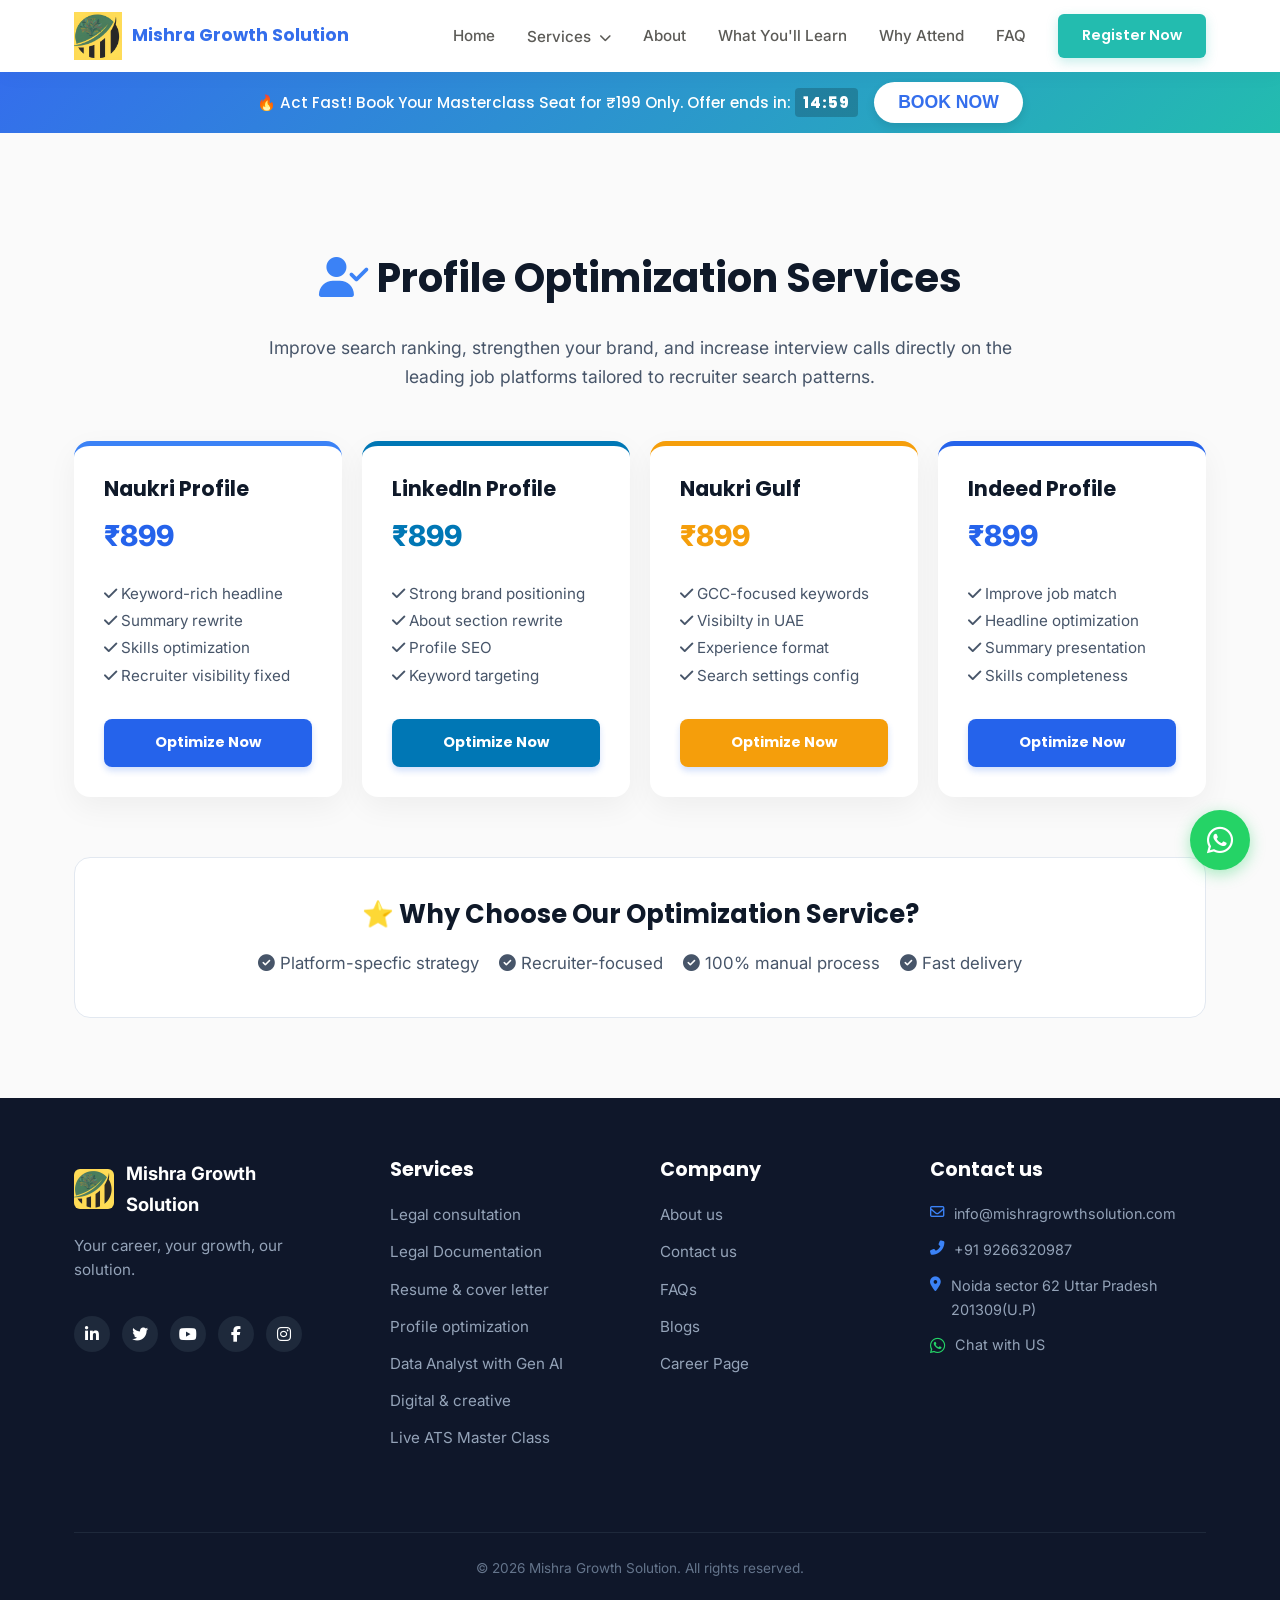
<file: profile-optimization.html>
<!DOCTYPE html>
<html lang="en">
<head>
    <meta charset="UTF-8">
    <meta name="viewport" content="width=device-width, initial-scale=1.0">
    <title>Profile Optimization Services | Mishra Growth Solution</title>
    <meta name="description" content="Build a 90+ ATS Score Resume in Just 60 Seconds & Get Shortlisted in Top MNC Company.">
    <link rel="preconnect" href="https://fonts.googleapis.com">
    <link rel="preconnect" href="https://fonts.gstatic.com" crossorigin>
    <link href="https://fonts.googleapis.com/css2?family=Inter:wght@400;500;600;700;800;900&family=Poppins:wght@400;500;600;700;800;900&display=swap" rel="stylesheet">
    <link rel="stylesheet" href="https://cdnjs.cloudflare.com/ajax/libs/font-awesome/6.5.1/css/all.min.css">
    <link rel="stylesheet" href="styles.css">
    <link rel="apple-touch-icon" sizes="180x180" href="fav iocn/apple-touch-icon.png">
    <link rel="icon" type="image/png" sizes="32x32" href="fav iocn/favicon-32x32.png">
    <link rel="icon" type="image/png" sizes="16x16" href="fav iocn/favicon-16x16.png">
    <link rel="manifest" href="fav iocn/site.webmanifest">
    <link rel="shortcut icon" href="fav iocn/favicon.ico">
    <!-- Razorpay Checkout Script -->
    <script src="https://checkout.razorpay.com/v1/checkout.js"></script>
</head>
<body>

    <!-- HEADER -->
    <header class="header" id="header">
        <div class="container header-inner">
            <a href="index.html#home" class="logo">
                <img src="logo.jpeg" alt="Mishra Growth Solution Logo" class="logo-img">
                <span>Mishra Growth Solution</span>
            </a>
            <nav class="nav" id="nav">
                <a href="index.html#home" class="nav-link">Home</a>
                <div class="nav-item">
                    <a href="services.html" class="nav-link">Services <i class="fas fa-chevron-down" style="font-size:0.8em; margin-left:4px;"></i></a>
                    <div class="dropdown-menu">
                        <a href="consultation-services.html" class="dropdown-item">Legal Consultation</a>
                        <a href="documentation-services.html" class="dropdown-item" >Legel Documentation</a>
                        <a href="professional-resume.html" class="dropdown-item">Resume & Cover Letter</a>
                        <a href="profile-optimization.html" class="dropdown-item">Profile Optimization</a>
                        <a href="data-analyst-skills.html" class="dropdown-item">Data analytics with Gen AI</a>
                        <a href="career-consultancy.html" class="dropdown-item">Career Consultancy</a>
                        <a href="digital-creative-services.html" class="dropdown-item">Digital & Creative</a>
                        <a href="live-ats-masterclass.html" class="dropdown-item">Live ATS Masterclass</a>
                    </div>
                </div>
                <a href="about.html" class="nav-link">About</a>
                <a href="index.html#learn" class="nav-link">What You'll Learn</a>
                <a href="index.html#why" class="nav-link">Why Attend</a>
                <a href="index.html#faq" class="nav-link">FAQ</a>
                <a href="index.html#pricing" class="btn-primary-nav">Register Now</a>
            </nav>
            <button class="hamburger" id="hamburger" aria-label="Menu">
                <span></span><span></span><span></span>
            </button>
        </div>
    </header>

    <!-- PROMO BANNER -->
    <div class="promo-banner" id="promoBanner">
        <div class="container promo-inner">
            <span class="promo-text">🔥 Act Fast! Book Your Masterclass Seat for ₹199 Only. Offer ends in: <span id="promoTimer" class="promo-timer">15:00</span></span>
            <button class="btn-promo open-popup-btn" style="padding: 10px 24px; font-size: 1.1rem; font-weight: bold; cursor: pointer; border: none; text-transform: uppercase;">Book Now</button>
        </div>
    </div>

    
    <section class="section-services-list" style="padding: 120px 0 80px; background: #FAFAFA; min-height: 60vh;">
        <div class="container">
            <h1 style="font-size: 2.5rem; color: #0F1929; margin-bottom: 30px; text-align: center;"><i class="fas fa-user-check" style="color: #3B82F6;"></i> Profile Optimization Services</h1>
            <p style="text-align: center; color: #475569; max-width: 800px; margin: 0 auto 50px; font-size: 1.1rem;">Improve search ranking, strengthen your brand, and increase interview calls directly on the leading job platforms tailored to recruiter search patterns.</p>
            
            <div class="services-grid-4">
                <div style="background: #fff; padding: 30px; border-radius: 16px; border-top: 5px solid #3B82F6; box-shadow: 0 10px 30px rgba(0,0,0,0.05);">
                    <h3 style="font-size: 1.3rem; margin-bottom: 10px;">Naukri Profile</h3>
                    <div style="color: #2563EB; font-weight: 800; font-size: 1.8rem; margin-bottom: 20px;">₹899</div>
                    <ul style="font-size: 0.95rem; color: #475569; line-height: 1.8; margin-bottom: 30px; list-style: none;">
                        <li><i class="fas fa-check text-green"></i> Keyword-rich headline</li>
                        <li><i class="fas fa-check text-green"></i> Summary rewrite</li>
                        <li><i class="fas fa-check text-green"></i> Skills optimization</li>
                        <li><i class="fas fa-check text-green"></i> Recruiter visibility fixed</li>
                    </ul>
                    <a href="services.html#inquiryForm" class="btn-blue-cta" style="width: 100%; text-align: center; padding: 12px; font-size: 0.9rem;">Optimize Now</a>
                </div>
                
                <div style="background: #fff; padding: 30px; border-radius: 16px; border-top: 5px solid #0077B5; box-shadow: 0 10px 30px rgba(0,0,0,0.05);">
                    <h3 style="font-size: 1.3rem; margin-bottom: 10px;">LinkedIn Profile</h3>
                    <div style="color: #0077B5; font-weight: 800; font-size: 1.8rem; margin-bottom: 20px;">₹899</div>
                    <ul style="font-size: 0.95rem; color: #475569; line-height: 1.8; margin-bottom: 30px; list-style: none;">
                        <li><i class="fas fa-check text-green"></i> Strong brand positioning</li>
                        <li><i class="fas fa-check text-green"></i> About section rewrite</li>
                        <li><i class="fas fa-check text-green"></i> Profile SEO</li>
                        <li><i class="fas fa-check text-green"></i> Keyword targeting</li>
                    </ul>
                    <a href="services.html#inquiryForm" class="btn-blue-cta" style="width: 100%; text-align: center; padding: 12px; font-size: 0.9rem; background: #0077B5;">Optimize Now</a>
                </div>
                
                <div style="background: #fff; padding: 30px; border-radius: 16px; border-top: 5px solid #F59E0B; box-shadow: 0 10px 30px rgba(0,0,0,0.05);">
                    <h3 style="font-size: 1.3rem; margin-bottom: 10px;">Naukri Gulf</h3>
                    <div style="color: #F59E0B; font-weight: 800; font-size: 1.8rem; margin-bottom: 20px;">₹899</div>
                    <ul style="font-size: 0.95rem; color: #475569; line-height: 1.8; margin-bottom: 30px; list-style: none;">
                        <li><i class="fas fa-check text-green"></i> GCC-focused keywords</li>
                        <li><i class="fas fa-check text-green"></i> Visibilty in UAE</li>
                        <li><i class="fas fa-check text-green"></i> Experience format</li>
                        <li><i class="fas fa-check text-green"></i> Search settings config</li>
                    </ul>
                    <a href="services.html#inquiryForm" class="btn-blue-cta" style="width: 100%; text-align: center; padding: 12px; font-size: 0.9rem; background: #F59E0B;">Optimize Now</a>
                </div>
                
                <div style="background: #fff; padding: 30px; border-radius: 16px; border-top: 5px solid #2563EB; box-shadow: 0 10px 30px rgba(0,0,0,0.05);">
                    <h3 style="font-size: 1.3rem; margin-bottom: 10px;">Indeed Profile</h3>
                    <div style="color: #2563EB; font-weight: 800; font-size: 1.8rem; margin-bottom: 20px;">₹899</div>
                    <ul style="font-size: 0.95rem; color: #475569; line-height: 1.8; margin-bottom: 30px; list-style: none;">
                        <li><i class="fas fa-check text-green"></i> Improve job match</li>
                        <li><i class="fas fa-check text-green"></i> Headline optimization</li>
                        <li><i class="fas fa-check text-green"></i> Summary presentation</li>
                        <li><i class="fas fa-check text-green"></i> Skills completeness</li>
                    </ul>
                    <a href="services.html#inquiryForm" class="btn-blue-cta" style="width: 100%; text-align: center; padding: 12px; font-size: 0.9rem; ">Optimize Now</a>
                </div>
            </div>
            
            <div style="margin-top: 60px; padding: 40px; background: #fff; border-radius: 16px; border: 1px solid #E2E8F0; text-align: center;">
                <h3 style="font-size: 1.6rem; margin-bottom: 20px;">⭐ Why Choose Our Optimization Service?</h3>
                <div style="display: flex; gap: 20px; justify-content: center; flex-wrap: wrap; color: #475569; font-size: 1.05rem;">
                    <span><i class="fas fa-check-circle text-green"></i> Platform-specfic strategy</span>
                    <span><i class="fas fa-check-circle text-green"></i> Recruiter-focused</span>
                    <span><i class="fas fa-check-circle text-green"></i> 100% manual process</span>
                    <span><i class="fas fa-check-circle text-green"></i> Fast delivery</span>
                </div>
            </div>
        </div>
    </section>

    <!-- FOOTER -->
    <footer class="footer">
        <div class="container">
            <div class="footer-grid-4">
                <!-- 1. Brand & Socials -->
                <div class="footer-col" style="padding-right: 20px;">
                    <div class="f-logo" style="margin-bottom: 15px;">
                        <img src="logo.jpeg" alt="Logo" class="f-logo-img">
                        <span style="font-size: 1.15rem; font-weight: 700; color: #fff;">Mishra Growth Solution</span>
                    </div>
                    <p class="f-subtext" style="color: #94A3B8; margin-bottom: 25px; line-height: 1.6; font-size: 0.95rem;">Your career, your growth, our solution.</p>
                    <div class="f-socials">
                        <a href="https://www.linkedin.com/company/108747952/admin/dashboard/" target="_blank" aria-label="LinkedIn"><i class="fab fa-linkedin-in"></i></a>
                        <a href="https://x.com/GrowthMishra" target="_blank" aria-label="X (Twitter)"><i class="fab fa-twitter"></i></a>
                        <a href="https://youtube.com/@ghanshyammishra6557?si=NMRRGhdkDLKaPA-m" target="_blank" aria-label="YouTube"><i class="fab fa-youtube"></i></a>
                        <a href="https://www.facebook.com/share/14TzW4TWqx8/" target="_blank" aria-label="Facebook"><i class="fab fa-facebook-f"></i></a>
                        <a href="https://www.instagram.com/mishragrowth07?utm_source=qr&igsh=MWw2M2xtZm02bjF3dA==" target="_blank" aria-label="Instagram"><i class="fab fa-instagram"></i></a>
                    </div>
                </div>

                <!-- 2. Services -->
                <div class="footer-col">
                    <h4 class="footer-heading" style="color: #fff; font-size: 1.2rem; margin-bottom: 20px;">Services</h4>
                    <ul class="footer-links" style="list-style: none; padding: 0; display: flex; flex-direction: column; gap: 12px;">
                        <li><a href="consultation-services.html" style="color: #94A3B8; text-decoration: none; font-size: 0.95rem; display: block;">Legal consultation</a></li>
                        <li><a href="documentation-services.html" style="color: #94A3B8; text-decoration: none; font-size: 0.95rem; display: block;">Legal Documentation</a></li>
                        <li><a href="professional-resume.html" style="color: #94A3B8; text-decoration: none; font-size: 0.95rem; display: block;">Resume & cover letter</a></li>
                        <li><a href="profile-optimization.html" style="color: #94A3B8; text-decoration: none; font-size: 0.95rem; display: block;">Profile optimization</a></li>
                        <li><a href="data-analyst-skills.html" style="color: #94A3B8; text-decoration: none; font-size: 0.95rem; display: block;">Data Analyst with Gen AI</a></li>
                        <li><a href="digital-creative-services.html" style="color: #94A3B8; text-decoration: none; font-size: 0.95rem; display: block;">Digital & creative</a></li>
                        <li><a href="live-ats-masterclass.html" style="color: #94A3B8; text-decoration: none; font-size: 0.95rem; display: block;">Live ATS Master Class</a></li>
                    </ul>
                </div>

                <!-- 3. Company -->
                <div class="footer-col">
                    <h4 class="footer-heading" style="color: #fff; font-size: 1.2rem; margin-bottom: 20px;">Company</h4>
                    <ul class="footer-links" style="list-style: none; padding: 0; display: flex; flex-direction: column; gap: 12px;">
                        <li><a href="about.html" style="color: #94A3B8; text-decoration: none; font-size: 0.95rem; display: block;">About us</a></li>
                        <li><a href="index.html#contact" style="color: #94A3B8; text-decoration: none; font-size: 0.95rem; display: block;">Contact us</a></li>
                        <li><a href="index.html#faq" style="color: #94A3B8; text-decoration: none; font-size: 0.95rem; display: block;">FAQs</a></li>
                        <li><a href="index.html#blogs" style="color: #94A3B8; text-decoration: none; font-size: 0.95rem; display: block;">Blogs</a></li>
                        <li><a href="index.html#career" style="color: #94A3B8; text-decoration: none; font-size: 0.95rem; display: block;">Career Page</a></li>
                    </ul>
                </div>

                <!-- 4. Contact us & Map -->
                <div class="footer-col">
                    <h4 class="footer-heading" style="color: #fff; font-size: 1.2rem; margin-bottom: 20px;">Contact us</h4>
                    <ul class="footer-contact-list" style="list-style: none; padding: 0; display: flex; flex-direction: column; gap: 12px; margin-bottom: 15px;">
                        <li style="color: #94A3B8; font-size: 0.9rem; display: flex; gap: 10px;"><i class="far fa-envelope" style="color: #3B82F6; margin-top: 3px;"></i> info@mishragrowthsolution.com</li>
                        <li style="color: #94A3B8; font-size: 0.9rem; display: flex; gap: 10px;"><i class="fas fa-phone-alt" style="color: #3B82F6; margin-top: 3px;"></i> +91 9266320987</li>
                        <li style="color: #94A3B8; font-size: 0.9rem; display: flex; gap: 10px;"><i class="fas fa-map-marker-alt" style="color: #3B82F6; margin-top: 3px;"></i> Noida sector 62 Uttar Pradesh 201309(U.P)</li>
                        <li><a href="https://wa.me/919266320987" style="color: #94A3B8; text-decoration: none; font-size: 0.9rem; display: flex; gap: 10px; align-items: center;"><i class="fab fa-whatsapp" style="color: #25D366; font-size: 1.1rem;"></i> Chat with US</a></li>
                    </ul>
                    <div class="footer-map-small" style="width: 100%; border-radius: 8px; overflow: hidden; height: 100px;">
                        <iframe src="https://www.google.com/maps/embed?pb=!1m18!1m12!1m3!1d3502.1678120465243!2d77.3629555!3d28.6247366!2m3!1f0!2f0!3f0!3m2!1i1024!2i768!4f13.1!3m3!1m2!1s0x390ce55572aaeb81%3A0x6b4be9e4b706c9b5!2sSector%2062%2C%20Noida%2C%20Uttar%20Pradesh!5e0!3m2!1sen!2sin!4v1700000000000!5m2!1sen!2sin" width="100%" height="100" style="border:0;" allowfullscreen="" loading="lazy" referrerpolicy="no-referrer-when-downgrade"></iframe>
                    </div>
                </div>
            </div>

            <div class="footer-bottom">
                &copy; 2026 Mishra Growth Solution. All rights reserved.
            </div>
        </div>
    </footer>

    <!-- WhatsApp Floating Button -->
    <a href="https://wa.me/919266320987" class="whatsapp-float" target="_blank" rel="noopener noreferrer" aria-label="Chat with us on WhatsApp">
        <i class="fab fa-whatsapp"></i>
    </a>

    <!-- Lead Generation Popup -->
    <div class="lead-popup-overlay" id="leadPopup">
        <div class="lead-popup-box">
            <button class="lead-popup-close" id="closeLeadPopup" aria-label="Close">&times;</button>
            <div class="lead-popup-content">
                <div class="lead-popup-left">
                    <div class="pl-badge">Masterclass Entry</div>
                    <h2>₹199</h2>
                    <p class="pl-sub">One-time payment for lifetime value.</p>
                    <ul class="pl-list">
                        <li><i class="fas fa-check"></i> Live Session Access</li>
                        <li><i class="fas fa-check"></i> Q&A with Mentor</li>
                        <li><i class="fas fa-check"></i> ATS Templates</li>
                        <li><i class="fas fa-check"></i> Recording Access</li>
                    </ul>
                    <div class="pl-secure">Secure Payment via UPI/Cards</div>
                </div>
                <div class="lead-popup-right">
                    <h3>Register Now</h3>
                    <p>Fill in your details to reserve your spot.</p>
                    <form id="popupRegisterForm" action="https://formsubmit.co/info@mishragrowthsolution.com" method="POST">
                        <div class="form-group">
                            <label>Full Name</label>
                            <input name="Full Name" type="text" name="Full Name" placeholder="John Doe" required name="input_field">
                        </div>
                        <div class="form-row">
                            <div class="form-group">
                                <label>WhatsApp Number</label>
                                <input name="WhatsApp Number" type="tel" name="WhatsApp Number" placeholder="+91 92663 20987" required name="input_field">
                            </div>
                            <div class="form-group">
                                <label>Email ID</label>
                                <input name="Email ID" type="email" name="Email ID" placeholder="example@gmail.com" required name="input_field">
                            </div>
                        </div>
                        <div class="form-row">
                            <div class="form-group">
                                <label>Current Status</label>
                                <select name="select_field" required name="select_field">
                                    <option value="" disabled selected>Select</option>
                                    <option>Student</option>
                                    <option>Working Professional</option>
                                    <option>Job Seeker</option>
                                </select>
                            </div>
                            <div class="form-group">
                                <label>Experience</label>
                                <select name="select_field" required name="select_field">
                                    <option value="" disabled selected>Years</option>
                                    <option>Fresher</option>
                                    <option>1-3 Years</option>
                                    <option>3-5 Years</option>
                                    <option>5+ Years</option>
                                </select>
                            </div>
                        </div>
                        <button type="submit" class="btn-pay-now">Pay ₹199 & Confirm Seat</button>
                        <p class="form-note" style="text-align:center; font-size:0.8rem; margin-top:10px; color:#64748B;"><i class="fas fa-lock"></i> Zoom link will be sent to your WhatsApp</p>
                    </form>
                </div>
            </div>
        </div>
    </div>

    <script src="script.js"></script>
</body>
</html>
</file>
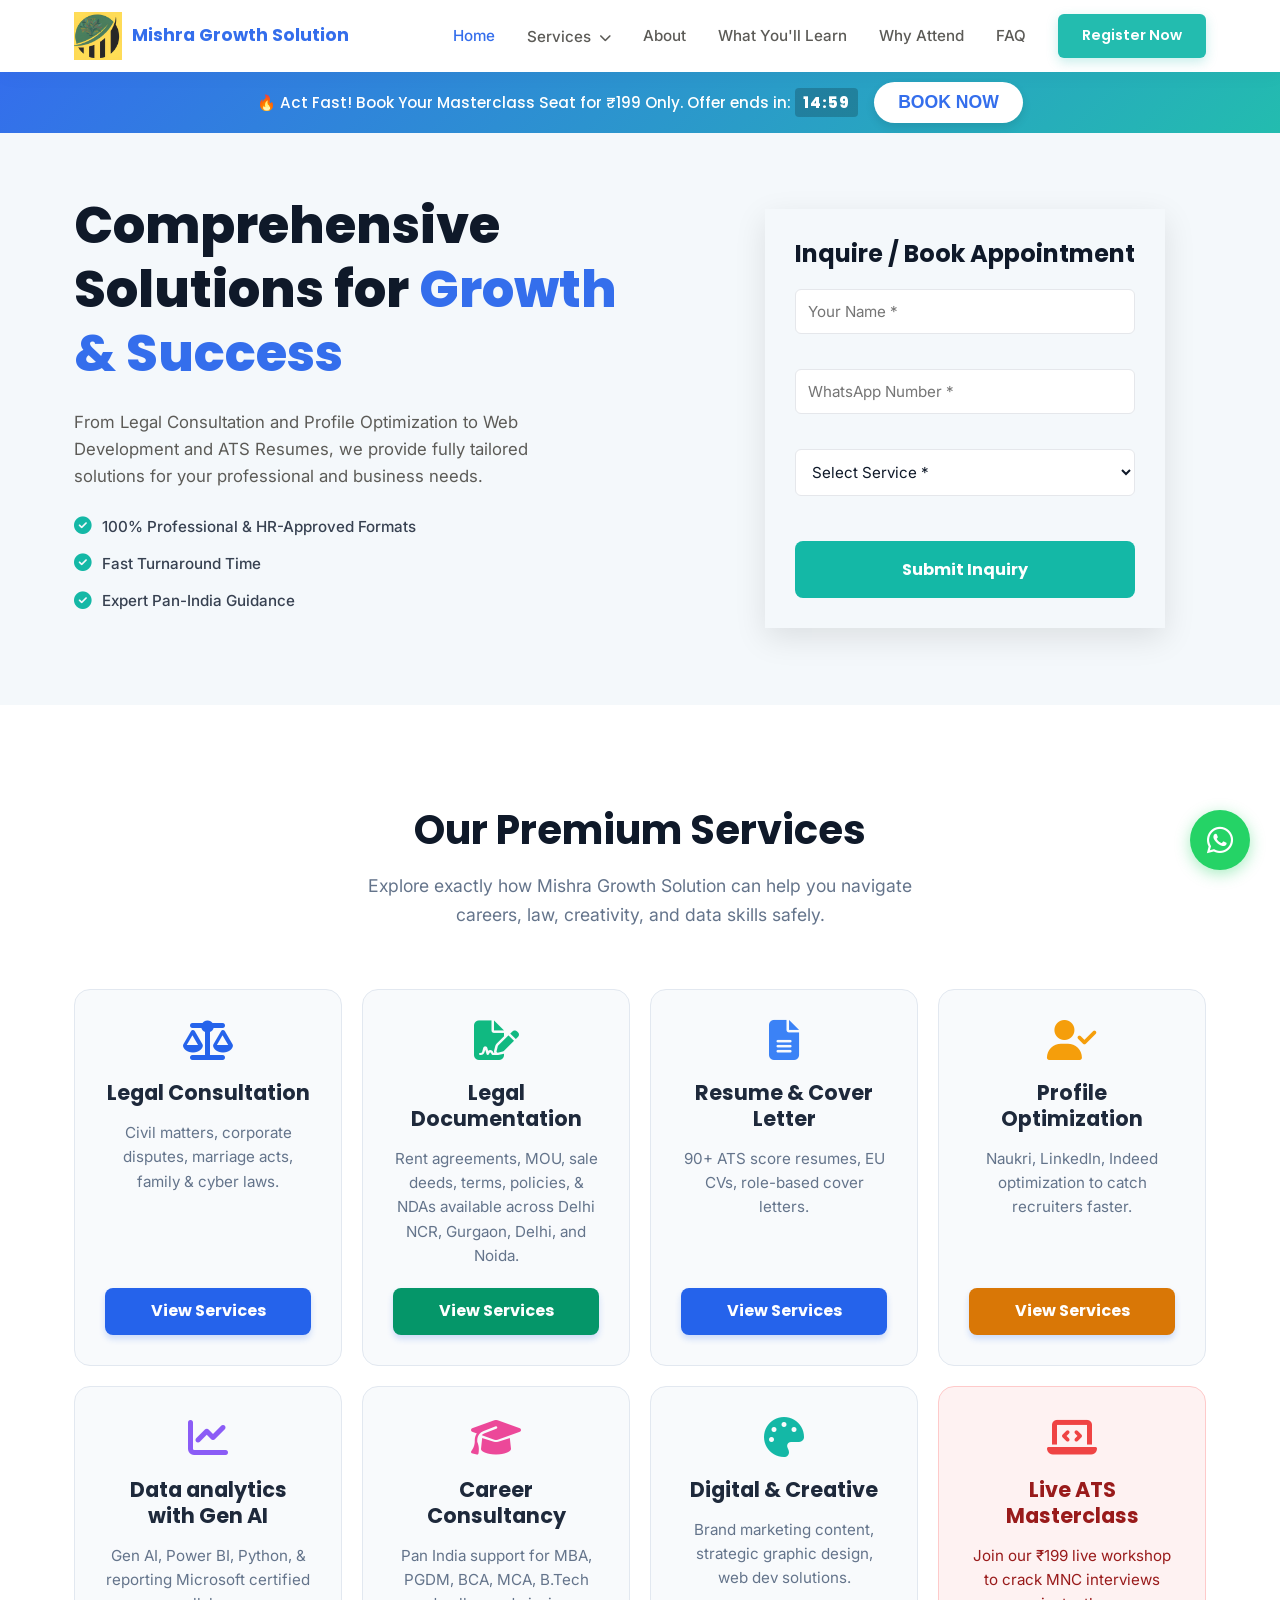
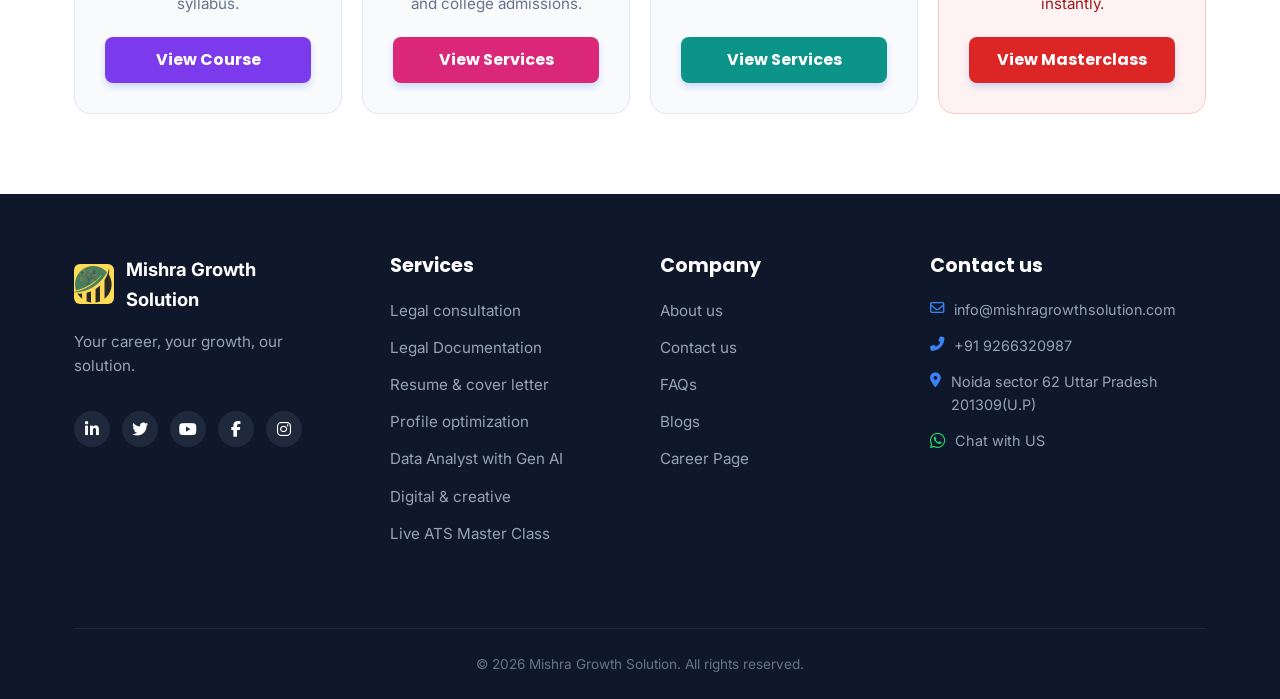
<file: services.html>
<!DOCTYPE html>
<html lang="en">
<head>
    <meta charset="UTF-8">
    <meta name="viewport" content="width=device-width, initial-scale=1.0">
    <title>Mishra Growth Solution - Build 90+ ATS Score Resume</title>
    <meta name="description" content="Build a 90+ ATS Score Resume in Just 60 Seconds & Get Shortlisted in Top MNC Company.">
    <link rel="preconnect" href="https://fonts.googleapis.com">
    <link rel="preconnect" href="https://fonts.gstatic.com" crossorigin>
    <link href="https://fonts.googleapis.com/css2?family=Inter:wght@400;500;600;700;800;900&family=Poppins:wght@400;500;600;700;800;900&display=swap" rel="stylesheet">
    <link rel="stylesheet" href="https://cdnjs.cloudflare.com/ajax/libs/font-awesome/6.5.1/css/all.min.css">
    <link rel="stylesheet" href="styles.css">
    <link rel="apple-touch-icon" sizes="180x180" href="fav iocn/apple-touch-icon.png">
    <link rel="icon" type="image/png" sizes="32x32" href="fav iocn/favicon-32x32.png">
    <link rel="icon" type="image/png" sizes="16x16" href="fav iocn/favicon-16x16.png">
    <link rel="manifest" href="fav iocn/site.webmanifest">
    <link rel="shortcut icon" href="fav iocn/favicon.ico">
    <!-- Razorpay Checkout Script -->
    <script src="https://checkout.razorpay.com/v1/checkout.js"></script>
</head>
<body>

    <!-- HEADER -->
    <header class="header" id="header">
        <div class="container header-inner">
            <a href="index.html#home" class="logo">
                <img src="logo.jpeg" alt="Mishra Growth Solution Logo" class="logo-img">
                <span>Mishra Growth Solution</span>
            </a>
            <nav class="nav" id="nav">
                <a href="index.html#home" class="nav-link active">Home</a>
                <div class="nav-item">
                    <a href="services.html" class="nav-link">Services <i class="fas fa-chevron-down" style="font-size:0.8em; margin-left:4px;"></i></a>
                    <div class="dropdown-menu">
                        <a href="consultation-services.html" class="dropdown-item">Legal Consultation</a>
                        <a href="documentation-services.html" class="dropdown-item">Documentation</a>
                        <a href="professional-resume.html" class="dropdown-item">Resume & Cover Letter</a>
                        <a href="profile-optimization.html" class="dropdown-item">Profile Optimization</a>
                        <a href="data-analyst-skills.html" class="dropdown-item">Data analytics with Gen AI</a>
                        <a href="career-consultancy.html" class="dropdown-item">Career Consultancy</a>
                        <a href="digital-creative-services.html" class="dropdown-item">Digital & Creative</a>
                        <a href="live-ats-masterclass.html" class="dropdown-item">Live ATS Masterclass</a>
                    </div>
                </div>
                <a href="about.html" class="nav-link">About</a>
                <a href="index.html#learn" class="nav-link">What You'll Learn</a>
                <a href="index.html#why" class="nav-link">Why Attend</a>
                <a href="index.html#faq" class="nav-link">FAQ</a>
                <a href="index.html#pricing" class="btn-primary-nav">Register Now</a>
            </nav>
            <button class="hamburger" id="hamburger" aria-label="Menu">
                <span></span><span></span><span></span>
            </button>
        </div>
    </header>

    <!-- PROMO BANNER -->
    <div class="promo-banner" id="promoBanner">
        <div class="container promo-inner">
            <span class="promo-text">🔥 Act Fast! Book Your Masterclass Seat for ₹199 Only. Offer ends in: <span id="promoTimer" class="promo-timer">15:00</span></span>
            <button class="btn-promo open-popup-btn" style="padding: 10px 24px; font-size: 1.1rem; font-weight: bold; cursor: pointer; border: none; text-transform: uppercase;">Book Now</button>
        </div>
    </div>

    <!-- HERO SERVICES -->
    <section class="hero-services" style="padding: 60px 0; background: #F4F8FB;">
        <div class="container hero-grid">
            <div class="hero-left">
                <h1>Comprehensive Solutions for <span class="highlight-blue">Growth & Success</span></h1>
                <p class="hero-desc">From Legal Consultation and Profile Optimization to Web Development and ATS Resumes, we provide fully tailored solutions for your professional and business needs.</p>
                <ul class="hero-checklist">
                    <li><i class="fas fa-check-circle"></i> 100% Professional & HR-Approved Formats</li>
                    <li><i class="fas fa-check-circle"></i> Fast Turnaround Time</li>
                    <li><i class="fas fa-check-circle"></i> Expert Pan-India Guidance</li>
                </ul>
            </div>
            <div class="hero-right">
                <div class="hero-right-card" style="padding: 30px; box-shadow: 0 10px 30px rgba(0,0,0,0.1);">
                    <h3 style="margin-bottom: 20px; font-size: 1.5rem; color: #0F1929;">Inquire / Book Appointment</h3>
                    <form id="inquiryForm" class="services-form" action="https://formsubmit.co/info@mishragrowthsolution.com" method="POST">
                        <div class="form-group">
                            <input name="input_field" type="text" placeholder="Your Name *" required style="width: 100%; padding: 12px; margin-bottom: 15px; border: 1px solid #E5E7EB; border-radius: 6px;" name="input_field">
                        </div>
                        <div class="form-group">
                            <input name="input_field" type="tel" placeholder="WhatsApp Number *" required style="width: 100%; padding: 12px; margin-bottom: 15px; border: 1px solid #E5E7EB; border-radius: 6px;" name="input_field">
                        </div>
                        <div class="form-group">
                            <select name="select_field" required style="width: 100%; padding: 12px; margin-bottom: 15px; border: 1px solid #E5E7EB; border-radius: 6px; background: #fff;" name="select_field">
                                <option value="" disabled selected>Select Service *</option>
                                <option>Legal Consultation</option>
                                <option>Documentation Services</option>
                                <option>Professional Resume</option>
                                <option>Profile Optimization</option>
                                <option>Data analytics with Gen AI</option>
                                <option>Career Consultancy</option>
                                <option>Content & Brand Marketing</option>
                                <option>Graphic & Web Design</option>
                                <option>Live ATS Masterclass</option>
                            </select>
                        </div>
                        <button type="submit" class="btn-pay-now" style="width: 100%;">Submit Inquiry</button>
                    </form>
                </div>
            </div>
        </div>
    </section>

    <!-- MAIN SERVICES SECTIONS -->
    <section class="section-services-list" style="padding: 100px 0 80px; background: #fff; min-height: 60vh;">
        <div class="container">
            <div style="text-align: center; margin-bottom: 60px;">
                <h2 style="font-size: 2.5rem; margin-bottom: 16px; color: #0F1929;">Our Premium Services</h2>
                <p style="color: #64748B; font-size: 1.1rem; max-width: 600px; margin: 0 auto;">Explore exactly how Mishra Growth Solution can help you navigate careers, law, creativity, and data skills safely.</p>
            </div>
            
            <div class="services-grid-4">
                <!-- 1. Legal Consultation -->
                <div class="service-box" style="background: #F8FAFC; padding: 30px; border-radius: 16px; border: 1px solid #E2E8F0; text-align: center; display: flex; flex-direction: column;">
                    <i class="fas fa-balance-scale" style="font-size: 2.5rem; color: #2563EB; margin-bottom: 20px;"></i>
                    <h3 style="font-size: 1.3rem; margin-bottom: 15px; color: #1E293B;">Legal Consultation</h3>
                    <p style="color: #64748B; font-size: 0.95rem; line-height: 1.6; margin-bottom: 20px; flex-grow: 1;">Civil matters, corporate disputes, marriage acts, family & cyber laws.</p>
                    <a href="consultation-services.html" class="btn-blue-cta" style="padding: 10px; width: 100%;">View Services</a>
                </div>
                
                <!-- 2. Documentation -->
                <div class="service-box" style="background: #F8FAFC; padding: 30px; border-radius: 16px; border: 1px solid #E2E8F0; text-align: center; display: flex; flex-direction: column;">
                    <i class="fas fa-file-signature" style="font-size: 2.5rem; color: #10B981; margin-bottom: 20px;"></i>
                    <h3 style="font-size: 1.3rem; margin-bottom: 15px; color: #1E293B;">Legal Documentation</h3>
                    <p style="color: #64748B; font-size: 0.95rem; line-height: 1.6; margin-bottom: 20px; flex-grow: 1;">Rent agreements, MOU, sale deeds, terms, policies, & NDAs available across Delhi NCR, Gurgaon, Delhi, and Noida.</p>
                    <a href="documentation-services.html" class="btn-blue-cta" style="padding: 10px; width: 100%; background: #059669;">View Services</a>
                </div>
                
                <!-- 3. Professional Resume -->
                <div class="service-box" style="background: #F8FAFC; padding: 30px; border-radius: 16px; border: 1px solid #E2E8F0; text-align: center; display: flex; flex-direction: column;">
                    <i class="fas fa-file-alt" style="font-size: 2.5rem; color: #3B82F6; margin-bottom: 20px;"></i>
                    <h3 style="font-size: 1.3rem; margin-bottom: 15px; color: #1E293B;">Resume & Cover Letter</h3>
                    <p style="color: #64748B; font-size: 0.95rem; line-height: 1.6; margin-bottom: 20px; flex-grow: 1;">90+ ATS score resumes, EU CVs, role-based cover letters.</p>
                    <a href="professional-resume.html" class="btn-blue-cta" style="padding: 10px; width: 100%;">View Services</a>
                </div>
                
                <!-- 4. Profile Optimization -->
                <div class="service-box" style="background: #F8FAFC; padding: 30px; border-radius: 16px; border: 1px solid #E2E8F0; text-align: center; display: flex; flex-direction: column;">
                    <i class="fas fa-user-check" style="font-size: 2.5rem; color: #F59E0B; margin-bottom: 20px;"></i>
                    <h3 style="font-size: 1.3rem; margin-bottom: 15px; color: #1E293B;">Profile Optimization</h3>
                    <p style="color: #64748B; font-size: 0.95rem; line-height: 1.6; margin-bottom: 20px; flex-grow: 1;">Naukri, LinkedIn, Indeed optimization to catch recruiters faster.</p>
                    <a href="profile-optimization.html" class="btn-blue-cta" style="padding: 10px; width: 100%; background: #D97706;">View Services</a>
                </div>
                
                <!-- 5. Data Analyst -->
                <div class="service-box" style="background: #F8FAFC; padding: 30px; border-radius: 16px; border: 1px solid #E2E8F0; text-align: center; display: flex; flex-direction: column;">
                    <i class="fas fa-chart-line" style="font-size: 2.5rem; color: #8B5CF6; margin-bottom: 20px;"></i>
                    <h3 style="font-size: 1.3rem; margin-bottom: 15px; color: #1E293B;">Data analytics with Gen AI</h3>
                    <p style="color: #64748B; font-size: 0.95rem; line-height: 1.6; margin-bottom: 20px; flex-grow: 1;">Gen AI, Power BI, Python, & reporting Microsoft certified syllabus.</p>
                    <a href="data-analyst-skills.html" class="btn-blue-cta" style="padding: 10px; width: 100%; background: #7C3AED;">View Course</a>
                </div>
                
                <!-- 6. Career Consultancy -->
                <div class="service-box" style="background: #F8FAFC; padding: 30px; border-radius: 16px; border: 1px solid #E2E8F0; text-align: center; display: flex; flex-direction: column;">
                    <i class="fas fa-graduation-cap" style="font-size: 2.5rem; color: #EC4899; margin-bottom: 20px;"></i>
                    <h3 style="font-size: 1.3rem; margin-bottom: 15px; color: #1E293B;">Career Consultancy</h3>
                    <p style="color: #64748B; font-size: 0.95rem; line-height: 1.6; margin-bottom: 20px; flex-grow: 1;">Pan India support for MBA, PGDM, BCA, MCA, B.Tech and college admissions.</p>
                    <a href="career-consultancy.html" class="btn-blue-cta" style="padding: 10px; width: 100%; background: #DB2777;">View Services</a>
                </div>
                
                <!-- 7. Digital Creative -->
                <div class="service-box" style="background: #F8FAFC; padding: 30px; border-radius: 16px; border: 1px solid #E2E8F0; text-align: center; display: flex; flex-direction: column;">
                    <i class="fas fa-palette" style="font-size: 2.5rem; color: #14B8A6; margin-bottom: 20px;"></i>
                    <h3 style="font-size: 1.3rem; margin-bottom: 15px; color: #1E293B;">Digital & Creative</h3>
                    <p style="color: #64748B; font-size: 0.95rem; line-height: 1.6; margin-bottom: 20px; flex-grow: 1;">Brand marketing content, strategic graphic design, web dev solutions.</p>
                    <a href="digital-creative-services.html" class="btn-blue-cta" style="padding: 10px; width: 100%; background: #0D9488;">View Services</a>
                </div>
                
                <!-- 8. ATS Masterclass -->
                <div class="service-box" style="background: #FEF2F2; padding: 30px; border-radius: 16px; border: 1px solid #FECACA; text-align: center; display: flex; flex-direction: column;">
                    <i class="fas fa-laptop-code" style="font-size: 2.5rem; color: #EF4444; margin-bottom: 20px;"></i>
                    <h3 style="font-size: 1.3rem; margin-bottom: 15px; color: #991B1B;">Live ATS Masterclass</h3>
                    <p style="color: #991B1B; font-size: 0.95rem; line-height: 1.6; margin-bottom: 20px; flex-grow: 1;">Join our ₹199 live workshop to crack MNC interviews instantly.</p>
                    <a href="live-ats-masterclass.html" class="btn-blue-cta" style="padding: 10px; width: 100%; background: #DC2626;">View Masterclass</a>
                </div>
            </div>
            
        </div>
    </section>

    <!-- FOOTER -->
    <footer class="footer">
        <div class="container">
            <div class="footer-grid-4">
                <!-- 1. Brand & Socials -->
                <div class="footer-col" style="padding-right: 20px;">
                    <div class="f-logo" style="margin-bottom: 15px;">
                        <img src="logo.jpeg" alt="Logo" class="f-logo-img">
                        <span style="font-size: 1.15rem; font-weight: 700; color: #fff;">Mishra Growth Solution</span>
                    </div>
                    <p class="f-subtext" style="color: #94A3B8; margin-bottom: 25px; line-height: 1.6; font-size: 0.95rem;">Your career, your growth, our solution.</p>
                    <div class="f-socials">
                        <a href="https://www.linkedin.com/company/108747952/admin/dashboard/" target="_blank" aria-label="LinkedIn"><i class="fab fa-linkedin-in"></i></a>
                        <a href="https://x.com/GrowthMishra" target="_blank" aria-label="X (Twitter)"><i class="fab fa-twitter"></i></a>
                        <a href="https://youtube.com/@ghanshyammishra6557?si=NMRRGhdkDLKaPA-m" target="_blank" aria-label="YouTube"><i class="fab fa-youtube"></i></a>
                        <a href="https://www.facebook.com/share/14TzW4TWqx8/" target="_blank" aria-label="Facebook"><i class="fab fa-facebook-f"></i></a>
                        <a href="https://www.instagram.com/mishragrowth07?utm_source=qr&igsh=MWw2M2xtZm02bjF3dA==" target="_blank" aria-label="Instagram"><i class="fab fa-instagram"></i></a>
                    </div>
                </div>

                <!-- 2. Services -->
                <div class="footer-col">
                    <h4 class="footer-heading" style="color: #fff; font-size: 1.2rem; margin-bottom: 20px;">Services</h4>
                    <ul class="footer-links" style="list-style: none; padding: 0; display: flex; flex-direction: column; gap: 12px;">
                        <li><a href="consultation-services.html" style="color: #94A3B8; text-decoration: none; font-size: 0.95rem; display: block;">Legal consultation</a></li>
                        <li><a href="documentation-services.html" style="color: #94A3B8; text-decoration: none; font-size: 0.95rem; display: block;">Legal Documentation</a></li>
                        <li><a href="professional-resume.html" style="color: #94A3B8; text-decoration: none; font-size: 0.95rem; display: block;">Resume & cover letter</a></li>
                        <li><a href="profile-optimization.html" style="color: #94A3B8; text-decoration: none; font-size: 0.95rem; display: block;">Profile optimization</a></li>
                        <li><a href="data-analyst-skills.html" style="color: #94A3B8; text-decoration: none; font-size: 0.95rem; display: block;">Data Analyst with Gen AI</a></li>
                        <li><a href="digital-creative-services.html" style="color: #94A3B8; text-decoration: none; font-size: 0.95rem; display: block;">Digital & creative</a></li>
                        <li><a href="live-ats-masterclass.html" style="color: #94A3B8; text-decoration: none; font-size: 0.95rem; display: block;">Live ATS Master Class</a></li>
                    </ul>
                </div>

                <!-- 3. Company -->
                <div class="footer-col">
                    <h4 class="footer-heading" style="color: #fff; font-size: 1.2rem; margin-bottom: 20px;">Company</h4>
                    <ul class="footer-links" style="list-style: none; padding: 0; display: flex; flex-direction: column; gap: 12px;">
                        <li><a href="about.html" style="color: #94A3B8; text-decoration: none; font-size: 0.95rem; display: block;">About us</a></li>
                        <li><a href="index.html#contact" style="color: #94A3B8; text-decoration: none; font-size: 0.95rem; display: block;">Contact us</a></li>
                        <li><a href="index.html#faq" style="color: #94A3B8; text-decoration: none; font-size: 0.95rem; display: block;">FAQs</a></li>
                        <li><a href="index.html#blogs" style="color: #94A3B8; text-decoration: none; font-size: 0.95rem; display: block;">Blogs</a></li>
                        <li><a href="index.html#career" style="color: #94A3B8; text-decoration: none; font-size: 0.95rem; display: block;">Career Page</a></li>
                    </ul>
                </div>

                <!-- 4. Contact us & Map -->
                <div class="footer-col">
                    <h4 class="footer-heading" style="color: #fff; font-size: 1.2rem; margin-bottom: 20px;">Contact us</h4>
                    <ul class="footer-contact-list" style="list-style: none; padding: 0; display: flex; flex-direction: column; gap: 12px; margin-bottom: 15px;">
                        <li style="color: #94A3B8; font-size: 0.9rem; display: flex; gap: 10px;"><i class="far fa-envelope" style="color: #3B82F6; margin-top: 3px;"></i> info@mishragrowthsolution.com</li>
                        <li style="color: #94A3B8; font-size: 0.9rem; display: flex; gap: 10px;"><i class="fas fa-phone-alt" style="color: #3B82F6; margin-top: 3px;"></i> +91 9266320987</li>
                        <li style="color: #94A3B8; font-size: 0.9rem; display: flex; gap: 10px;"><i class="fas fa-map-marker-alt" style="color: #3B82F6; margin-top: 3px;"></i> Noida sector 62 Uttar Pradesh 201309(U.P)</li>
                        <li><a href="https://wa.me/919266320987" style="color: #94A3B8; text-decoration: none; font-size: 0.9rem; display: flex; gap: 10px; align-items: center;"><i class="fab fa-whatsapp" style="color: #25D366; font-size: 1.1rem;"></i> Chat with US</a></li>
                    </ul>
                    <div class="footer-map-small" style="width: 100%; border-radius: 8px; overflow: hidden; height: 100px;">
                        <iframe src="https://www.google.com/maps/embed?pb=!1m18!1m12!1m3!1d3502.1678120465243!2d77.3629555!3d28.6247366!2m3!1f0!2f0!3f0!3m2!1i1024!2i768!4f13.1!3m3!1m2!1s0x390ce55572aaeb81%3A0x6b4be9e4b706c9b5!2sSector%2062%2C%20Noida%2C%20Uttar%20Pradesh!5e0!3m2!1sen!2sin!4v1700000000000!5m2!1sen!2sin" width="100%" height="100" style="border:0;" allowfullscreen="" loading="lazy" referrerpolicy="no-referrer-when-downgrade"></iframe>
                    </div>
                </div>
            </div>

            <div class="footer-bottom">
                &copy; 2026 Mishra Growth Solution. All rights reserved.
            </div>
        </div>
    </footer>

    <!-- WhatsApp Floating Button -->
    <a href="https://wa.me/919266320987" class="whatsapp-float" target="_blank" rel="noopener noreferrer" aria-label="Chat with us on WhatsApp">
        <i class="fab fa-whatsapp"></i>
    </a>

    <!-- Lead Generation Popup -->
    <div class="lead-popup-overlay" id="leadPopup">
        <div class="lead-popup-box">
            <button class="lead-popup-close" id="closeLeadPopup" aria-label="Close">&times;</button>
            <div class="lead-popup-content">
                <div class="lead-popup-left">
                    <div class="pl-badge">Masterclass Entry</div>
                    <h2>₹199</h2>
                    <p class="pl-sub">One-time payment for lifetime value.</p>
                    <ul class="pl-list">
                        <li><i class="fas fa-check"></i> Live Session Access</li>
                        <li><i class="fas fa-check"></i> Q&A with Mentor</li>
                        <li><i class="fas fa-check"></i> ATS Templates</li>
                        <li><i class="fas fa-check"></i> Recording Access</li>
                    </ul>
                    <div class="pl-secure">Secure Payment via UPI/Cards</div>
                </div>
                <div class="lead-popup-right">
                    <h3>Register Now</h3>
                    <p>Fill in your details to reserve your spot.</p>
                    <form id="popupRegisterForm" action="https://formsubmit.co/info@mishragrowthsolution.com" method="POST">
                        <div class="form-group">
                            <label>Full Name</label>
                            <input name="Full Name" type="text" name="Full Name" placeholder="John Doe" required name="input_field">
                        </div>
                        <div class="form-row">
                            <div class="form-group">
                                <label>WhatsApp Number</label>
                                <input name="WhatsApp Number" type="tel" name="WhatsApp Number" placeholder="+91 92663 20987" required name="input_field">
                            </div>
                            <div class="form-group">
                                <label>Email ID</label>
                                <input name="Email ID" type="email" name="Email ID" placeholder="example@gmail.com" required name="input_field">
                            </div>
                        </div>
                        <div class="form-row">
                            <div class="form-group">
                                <label>Current Status</label>
                                <select name="select_field" required name="select_field">
                                    <option value="" disabled selected>Select</option>
                                    <option>Student</option>
                                    <option>Working Professional</option>
                                    <option>Job Seeker</option>
                                </select>
                            </div>
                            <div class="form-group">
                                <label>Experience</label>
                                <select name="select_field" required name="select_field">
                                    <option value="" disabled selected>Years</option>
                                    <option>Fresher</option>
                                    <option>1-3 Years</option>
                                    <option>3-5 Years</option>
                                    <option>5+ Years</option>
                                </select>
                            </div>
                        </div>
                        <button type="submit" class="btn-pay-now">Pay ₹199 & Confirm Seat</button>
                        <p class="form-note" style="text-align:center; font-size:0.8rem; margin-top:10px; color:#64748B;"><i class="fas fa-lock"></i> Zoom link will be sent to your WhatsApp</p>
                    </form>
                </div>
            </div>
        </div>
    </div>

    <script src="script.js"></script>
</body>
</html>
</file>
<file: styles.css>
/* =============================================
   MISHRA GROWTH SOLUTION — DESIGN SYSTEM
   Blue/Teal Gradient SaaS Theme
   ============================================= */

:root {
    /* Core Colors */
    --primary: #346EEC;
    --accent: #23BCAF;
    --gradient: linear-gradient(135deg, #346EEC, #23BCAF);
    --gradient-hover: linear-gradient(135deg, #2b5ed4, #1da89c);

    /* Text */
    --text-main: #0F1929;
    --text-muted: #5C5B57;
    --text-light: #989594;

    /* Backgrounds */
    --bg-light: #FCFDFD;
    --bg-white: #FFFFFF;
    --card-bg: #EEF3F7;
    --hero-bg: #0F1929; /* Kept dark for optional dark sections */

    /* Borders & Shadows */
    --border: #C5CDD7;
    --border-light: #E8ECF1;
    --shadow-soft: 0 10px 25px rgba(0,0,0,0.05);
    --shadow-md: 0 12px 35px rgba(0,0,0,0.08);
    --shadow-lg: 0 20px 50px rgba(0,0,0,0.12);
    --shadow-blue: 0 8px 30px rgba(52,110,236,0.25);

    /* Radius */
    --radius-sm: 10px;
    --radius-btn: 12px;
    --radius-md: 14px;
    --radius-lg: 18px;
    --radius-xl: 24px;
    --radius-full: 50px;

    /* Fonts */
    --font: 'Inter', 'Poppins', system-ui, -apple-system, sans-serif;
    --font-heading: 'Poppins', 'Inter', sans-serif;
}

/* ====== RESET ====== */
*, *::before, *::after { margin: 0; padding: 0; box-sizing: border-box; }
html { scroll-behavior: smooth; font-size: 16px; }
body {
    font-family: var(--font);
    color: var(--text-muted);
    background: var(--bg-light);
    line-height: 1.65;
    overflow-x: hidden;
}
a { text-decoration: none; color: inherit; transition: all 0.3s ease; }
ul { list-style: none; }
img { max-width: 100%; display: block; }
h1,h2,h3,h4,h5,h6 {
    font-family: var(--font-heading);
    color: var(--text-main);
    line-height: 1.25;
}
.container { max-width: 1180px; margin: 0 auto; padding: 0 24px; }
.center { text-align: center; }

/* ====== HEADER ====== */
.header {
    position: fixed; top: 0; left: 0; width: 100%;
    z-index: 1000; background: rgba(255, 255, 255, 0.95);
    height: 72px; backdrop-filter: blur(10px);
    box-shadow: 0 4px 20px rgba(0,0,0,0.03);
}
.header-inner {
    display: flex; align-items: center;
    justify-content: space-between; height: 72px;
}
.logo {
    display: flex; align-items: center; gap: 10px;
    font-family: var(--font-heading); font-weight: 700;
    font-size: 1.1rem; color: var(--primary);
}
.logo-img {
    height: 48px; width: auto;
}
.nav { display: flex; align-items: center; gap: 32px; }
.nav-link {
    color: var(--text-muted); font-size: 0.95rem;
    font-weight: 500; padding: 6px 0; position: relative;
    transition: color 0.2s;
}
.nav-link:hover, .nav-link.active { color: var(--primary); }
.nav-link.active::after { display: none; }

/* Dropdown Menu */
.nav-item { position: relative; }
.dropdown-menu {
    position: absolute; top: calc(100% + 5px); left: 0; min-width: 250px;
    background: #fff; box-shadow: 0 10px 30px rgba(0,0,0,0.1);
    border-radius: 8px; opacity: 0; visibility: hidden;
    transform: translateY(10px); transition: all 0.3s ease;
    display: flex; flex-direction: column; padding: 10px 0; z-index: 1000;
}
.nav-item:hover .dropdown-menu {
    opacity: 1; visibility: visible; transform: translateY(0);
}
.dropdown-item {
    padding: 10px 20px; color: var(--text-muted); font-size: 0.9rem;
    font-weight: 500; transition: 0.3s; white-space: nowrap; border-bottom: 1px solid #f1f5f9;
}
.dropdown-item:last-child { border-bottom: none; }
.dropdown-item:hover { color: var(--primary); background: #F8FAFC; padding-left: 25px; }

.btn-primary-nav {
    display: inline-flex; align-items: center; justify-content: center;
    background: var(--accent); color: #fff;
    padding: 10px 24px; border-radius: 6px;
    font-size: 0.9rem; font-weight: 600;
    font-family: var(--font-heading); transition: 0.3s;
    box-shadow: 0 4px 12px rgba(35, 188, 175, 0.25);
}
.btn-primary-nav:hover {
    background: #1da89c; transform: translateY(-1px);
    box-shadow: 0 6px 16px rgba(35, 188, 175, 0.3);
}

.hamburger {
    display: none; flex-direction: column; gap: 5px;
    background: none; border: none; cursor: pointer; padding: 4px;
}
.hamburger span {
    width: 22px; height: 2px; background: var(--text-main);
    border-radius: 2px; transition: 0.3s;
}

/* ====== PROMO BANNER ====== */
.promo-banner {
    background: var(--gradient); color: #fff;
    padding: 10px 0; font-family: var(--font-heading);
    position: relative; z-index: 990; /* Adjusted to be below the header and nav dropdown */
    margin-top: 72px; /* Offset for fixed header */
}
.promo-inner {
    display: flex; align-items: center; justify-content: center;
    gap: 16px; flex-wrap: wrap; text-align: center;
}
.promo-text { font-size: 0.95rem; font-weight: 500; }
.promo-timer {
    font-weight: 800; background: rgba(0,0,0,0.2);
    padding: 4px 8px; border-radius: 4px; letter-spacing: 1px;
}
.btn-promo {
    background: #fff; color: var(--primary);
    padding: 6px 16px; border-radius: 50px; font-weight: 700;
    font-size: 0.85rem; text-transform: uppercase;
    box-shadow: 0 4px 10px rgba(0,0,0,0.1);
}
.btn-promo:hover {
    transform: translateY(-2px); box-shadow: 0 6px 15px rgba(0,0,0,0.15);
}

/* ====== HERO ====== */
.hero {
    background: #fff; padding: 40px 0 20px; /* Reduced top padding due to banner */
    position: relative; overflow: hidden;
    background-image: radial-gradient(#e5e7eb 1px, transparent 1px);
    background-size: 40px 40px;
}
.hero-grid {
    display: grid; grid-template-columns: 1.1fr 0.9fr;
    gap: 60px; align-items: center; position: relative; z-index: 1;
}
.hero-badge {
    display: inline-flex; align-items: center; gap: 8px;
    background: #EFF6FF; color: var(--primary);
    padding: 6px 16px; border-radius: var(--radius-full);
    font-size: 0.85rem; font-weight: 600;
    margin-bottom: 24px; border: 1px solid rgba(52, 110, 236, 0.1);
}
.badge-dot {
    width: 8px; height: 8px; background: var(--primary);
    border-radius: 50%; display: inline-block;
}
.hero-left h1 {
    font-size: 3.2rem; font-weight: 800; color: var(--text-main);
    line-height: 1.25; margin-bottom: 24px; font-family: var(--font-heading);
}
.highlight-blue {
    color: var(--primary);
}
.hero-desc {
    color: var(--text-muted); font-size: 1.05rem;
    margin-bottom: 24px; line-height: 1.6; max-width: 480px;
}

/* Hero Checklist */
.hero-checklist {
    margin-bottom: 32px; list-style: none; padding: 0;
}
.hero-checklist li {
    display: flex; align-items: center; gap: 10px;
    font-size: 0.95rem; color: #374151; margin-bottom: 12px; font-weight: 500;
}
.hero-checklist li i {
    color: #14B8A6; font-size: 1.1rem; /* Greenish teal check icon */
}

/* Hero CTA Button */
.btn-hero-cta {
    display: inline-block; background: #14B8A6; /* Teal color from screenshot */
    color: #fff; padding: 16px 32px; font-size: 1.1rem; font-weight: 700;
    border-radius: 8px; text-decoration: none; transition: 0.3s;
    font-family: var(--font-heading); box-shadow: 0 10px 20px rgba(20, 184, 166, 0.2);
    width: 100%; max-width: 320px; text-align: center;
}
.btn-hero-cta:hover {
    background: #0D9488; transform: translateY(-3px);
    box-shadow: 0 15px 30px rgba(20, 184, 166, 0.3);
}

.hero-seats-text {
    font-size: 0.85rem; color: var(--text-light); margin-top: 12px;
    font-weight: 500; display: flex; align-items: center; gap: 6px;
}
.hero-seats-text::before {
    content: ''; display: inline-block; width: 6px; height: 6px;
    background: #64748B; border-radius: 50%;
}

/* Hero Right Container - ATS Mockup */
.hero-right { display: flex; justify-content: center; }
.ats-resume-mockup {
    width: 100%; max-width: 480px; border-radius: 12px;
    box-shadow: 0 20px 50px rgba(0,0,0,0.1);
    position: relative; border: 1px solid #E2E8F0;
    transform: perspective(1000px) rotateY(-5deg) rotateX(2deg);
    transition: transform 0.5s ease;
    display: flex; /* prevents default img bottom gap */
}
.ats-resume-mockup:hover {
    transform: perspective(1000px) rotateY(0deg) rotateX(0deg) translateY(-10px);
    box-shadow: 0 30px 60px rgba(0,0,0,0.15);
}
.ats-mockup-img {
    width: 100%; height: auto; border-radius: 12px; display: block; object-fit: cover;
}
.ats-stamp { position: absolute; top: -25px; right: -15px; z-index: 10; transform: rotate(15deg); }
.stamp-circle { background: #10B981; color: #fff; width: 95px; height: 95px; border-radius: 50%; display: flex; flex-direction: column; align-items: center; justify-content: center; box-shadow: 0 10px 20px rgba(16, 185, 129, 0.4); border: 4px solid #fff; gap: 2px; text-align: center; }
.stamp-circle i { font-size: 1rem; color: #fff; }
.stamp-score { font-size: 1.7rem; font-weight: 800; line-height: 1; color: #fff; }
.stamp-circle span { font-size: 0.6rem; font-weight: 700; letter-spacing: 0.5px; line-height: 1; text-transform: uppercase; }

/* ====== SECTION TITLES ====== */
.sec-title {
    font-size: 1.85rem; font-weight: 700; margin-bottom: 12px;
    color: var(--text-main); letter-spacing: -0.3px;
}
.sec-sub {
    color: var(--text-light); font-size: 0.92rem;
    max-width: 560px; margin: 0 auto 48px; line-height: 1.7;
}

/* ====== WHAT YOU WILL LEARN ====== */
.section-learn { padding: 40px 0 88px; background: #fff; min-height: 400px; } /* Reduced top padding */
.learn-cards {
    display: grid; grid-template-columns: repeat(4, 1fr); gap: 24px;
    margin-top: 40px; /* Force margin */
}
.l-card {
    background: #fff; border: 1px solid var(--border-light);
    border-radius: var(--radius-lg); padding: 28px 20px;
    text-align: center; transition: 0.3s;
    height: 100%; /* Ensure height */
    box-shadow: 0 4px 20px rgba(0,0,0,0.03); /* Explicit shadow */
    opacity: 1 !important; visibility: visible !important; transform: none !important; /* Force visible */
}
.l-card:hover {
    transform: translateY(-6px);
    box-shadow: var(--shadow-md); border-color: transparent;
}
.l-icon {
    width: 56px; height: 56px; border-radius: 50%;
    background: rgba(52,110,236,0.08);
    display: flex; align-items: center; justify-content: center;
    margin: 0 auto 16px; font-size: 1.3rem; color: var(--primary);
    transition: 0.3s;
}
.l-card:hover .l-icon {
    background: var(--gradient); color: #fff; transform: scale(1.08);
}
.l-card h3 {
    font-size: 0.95rem; font-weight: 700; margin-bottom: 10px; color: var(--text-main);
}
.l-card p {
    font-size: 0.82rem; color: var(--text-light); line-height: 1.65;
}

/* ====== WHY ATTEND ====== */
.section-why { 
    padding: 100px 0; 
    background: #F4F8FB; /* Light blue-gray bg */
}
.why-grid {
    display: grid; grid-template-columns: 1fr 1.1fr;
    gap: 80px; align-items: center;
}
.why-left h2 {
    font-size: 2.8rem; font-weight: 800; line-height: 1.2; margin-bottom: 24px;
}
.why-desc {
    color: var(--text-muted); font-size: 1.1rem; line-height: 1.6;
    margin-bottom: 40px; max-width: 480px;
}
.btn-blue-cta {
    display: inline-block; background: #2563EB; color: #fff;
    padding: 16px 32px; font-size: 1rem; font-weight: 700;
    border-radius: 8px; text-decoration: none; transition: 0.3s;
    box-shadow: 0 4px 6px rgba(37, 99, 235, 0.2);
    font-family: var(--font-heading);
}
.btn-blue-cta:hover {
    background: #1d4ed8; transform: translateY(-2px);
    box-shadow: 0 10px 20px rgba(37, 99, 235, 0.3);
}

/* Right Stack Cards */
.why-right-stack {
    display: flex; flex-direction: column; gap: 20px;
}
.why-alert-card {
    display: flex; align-items: center; gap: 20px;
    background: #fff; padding: 24px; border-radius: 16px;
    box-shadow: 0 4px 20px rgba(0,0,0,0.04);
    border: 1px solid rgba(0,0,0,0.02);
    opacity: 1; /* Ensure visible */
    visibility: visible;
}
.alert-icon-red, .alert-icon-orange {
    width: 48px; height: 48px; border-radius: 50%;
    display: flex; align-items: center; justify-content: center;
    flex-shrink: 0; font-size: 1.2rem;
}
.alert-icon-red {
    background: #FEF2F2; color: #EF4444; border: 1px solid #FECACA;
}
.alert-icon-orange {
    background: #FFF7ED; color: #F97316; border: 1px solid #FED7AA;
}
.why-alert-card p {
    font-size: 0.95rem; font-weight: 600; color: var(--text-main); line-height: 1.5; margin: 0;
}

/* Responsive Why Section */
@media (max-width: 900px) {
    .why-grid { grid-template-columns: 1fr; gap: 48px; }
    .why-left { text-align: center; }
    .why-desc { margin: 0 auto 32px; }
}

/* ====== INSTRUCTOR (Ghanshyam) ====== */
.section-instructor { padding: 96px 0; background: var(--bg-white); }
.instructor-wrapper {
    display: flex; align-items: center; justify-content: center;
    gap: 80px; max-width: 1000px; margin: 0 auto;
}
.instructor-img-box {
    width: 320px; height: 380px; border-radius: 40px;
    overflow: hidden; flex-shrink: 0;
    box-shadow: 0 20px 40px rgba(0,0,0,0.1);
}
.instructor-main-img {
    width: 100%; height: 100%; object-fit: cover;
}
.instructor-content { flex: 1; }
.mentor-badge {
    display: inline-block; background: #E0F2FE; color: #0284C7;
    font-size: 0.75rem; font-weight: 700; text-transform: uppercase;
    padding: 6px 14px; border-radius: 50px; margin-bottom: 20px;
    letter-spacing: 0.5px;
}
.instructor-content h2 {
    font-size: 2.5rem; font-weight: 800; color: var(--text-main);
    margin-bottom: 8px; line-height: 1.2;
}
.inst-role-blue {
    font-size: 1.1rem; color: var(--primary); font-weight: 600;
    margin-bottom: 24px;
}
.inst-bio-text {
    font-size: 1rem; color: var(--text-muted); line-height: 1.7;
    margin-bottom: 32px;
}
.inst-list { display: flex; flex-direction: column; gap: 14px; }
.inst-list li {
    display: flex; align-items: center; gap: 12px;
    font-size: 0.95rem; font-weight: 500; color: var(--text-main);
}
.inst-list li i { color: #23BCAF; font-size: 1.1rem; }

/* ====== SUCCESS STORIES ====== */
.section-stories { padding: 96px 0 112px; background: #fff; min-height: 300px; }
.stories-grid {
    display: grid; grid-template-columns: repeat(3, 1fr); gap: 32px;
    margin-top: 48px;
}
.story-card {
    background: #fff; border-radius: 20px;
    padding: 32px; box-shadow: 0 10px 40px rgba(0,0,0,0.06);
    border: 1px solid rgba(0,0,0,0.04);
    opacity: 1 !important; visibility: visible !important; transform: none !important; /* Force visible */
}
.story-card:hover {
    transform: translateY(-6px);
    box-shadow: var(--shadow-md); border-color: transparent;
}
.story-header {
    display: flex; align-items: center; gap: 16px; margin-bottom: 18px;
}
.story-initials {
    width: 50px; height: 50px; border-radius: 50%;
    background: #EFF6FF; color: var(--primary);
    display: flex; align-items: center; justify-content: center;
    font-weight: 700; font-size: 1.1rem; flex-shrink: 0;
}
.story-meta h4 {
    font-size: 1rem; font-weight: 700; color: var(--text-main);
    margin-bottom: 2px;
}
.story-meta span {
    font-size: 0.8rem; color: var(--text-light); display: block;
}
.stars { color: #F59E0B; font-size: 0.85rem; margin-bottom: 16px; display: flex; gap: 2px; }
.story-text {
    font-size: 0.95rem; color: var(--text-muted); line-height: 1.6;
}

/* ====== PRICING & REGISTER ====== */
.section-register { padding: 80px 0 120px; background: #fff; }
.register-box {
    display: grid; grid-template-columns: 0.8fr 1.2fr;
    border-radius: 32px; overflow: hidden;
    box-shadow: 0 30px 60px rgba(0,0,0,0.12);
}
.reg-left {
    background: #346EEC; color: #fff; padding: 60px 48px;
    display: flex; flex-direction: column; justify-content: center;
}
.reg-left h3 {
    color: #fff; font-size: 1.5rem; margin-bottom: 10px; font-weight: 600;
}
.reg-price {
    font-size: 4.5rem; font-weight: 800; line-height: 1; margin-bottom: 12px;
}
.reg-sub {
    font-size: 0.95rem; opacity: 0.9; margin-bottom: 40px;
}
.reg-features { margin-bottom: auto; }
.reg-features li {
    display: flex; align-items: center; gap: 12px;
    font-size: 1rem; margin-bottom: 14px; font-weight: 500;
}
.reg-features .dot {
    width: 6px; height: 6px; background: #23BCAF; border-radius: 50%;
}
.reg-footer {
    display: flex; align-items: center; gap: 8px; font-size: 0.85rem; opacity: 0.8;
}

/* Right Form */
.reg-right { background: #fff; padding: 60px 56px; }
.reg-right h3 { font-size: 2rem; font-weight: 800; margin-bottom: 10px; text-align: center; }
.reg-desc {
    text-align: center; color: var(--text-light); font-size: 0.95rem; margin-bottom: 32px;
}
.form-group { margin-bottom: 20px; }
.form-row { display: grid; grid-template-columns: 1fr 1fr; gap: 20px; margin-bottom: 20px; }
.form-group label {
    display: block; font-size: 0.85rem; font-weight: 600; color: #374151; margin-bottom: 8px;
}
.form-group input, .form-group select {
    width: 100%; padding: 12px 16px; border: 1px solid #E5E7EB;
    border-radius: 8px; font-size: 0.95rem; color: var(--text-main);
    outline: none; transition: 0.2s; font-family: var(--font);
}
.form-group input:focus, .form-group select:focus {
    border-color: var(--primary); box-shadow: 0 0 0 3px rgba(52,110,236,0.1);
}
.btn-pay-now {
    width: 100%; background: #14B8A6; color: #fff; border: none;
    padding: 16px; font-size: 1rem; font-weight: 700; border-radius: 8px;
    cursor: pointer; transition: 0.3s; margin-top: 10px;
    font-family: var(--font-heading);
}
.btn-pay-now:hover { background: #0D9488; transform: translateY(-2px); }
.form-note {
    text-align: center; color: var(--text-light); font-size: 0.8rem;
    margin-top: 16px; display: flex; align-items: center; justify-content: center; gap: 6px;
}

/* ====== FAQ ====== */
.section-faq { padding: 60px 0 100px; background: #fff; min-height: 400px; }
.faq-wrap { margin-top: 40px; margin-bottom: 40px; }
.faq-item {
    background: #fff; /* Explicit white background */
    border: none; border-bottom: 1px solid #E5E7EB;
    border-radius: 0; margin-bottom: 0;
    opacity: 1; visibility: visible; /* Force visible */
    transition: all 0.3s ease;
}
.faq-item:last-child { border-bottom: none; }
.faq-item:hover { 
    box-shadow: none; 
    border-color: var(--primary); /* Hover color change */
}
.faq-item.active { box-shadow: none; border-color: var(--primary); }
.faq-q {
    width: 100%; display: flex; align-items: center;
    justify-content: space-between; padding: 24px 0;
    background: none; border: none; font-size: 1.05rem;
    font-weight: 600; color: #0F1929; cursor: pointer;
    font-family: var(--font-heading); text-align: left;
    opacity: 1; visibility: visible;
    transition: color 0.3s ease;
}
.faq-item:hover .faq-q {
    color: var(--primary); /* Proper text color change on hover */
}
.faq-a {
    max-height: 0;
    overflow: hidden;
    transition: max-height 0.4s ease;
}
.faq-a p { padding: 0 0 24px; font-size: 0.95rem; color: var(--text-muted); opacity: 1; margin: 0; }
.faq-item.active .faq-a { max-height: 500px; }
.faq-q i { transition: transform 0.3s ease; color: var(--text-light); font-size: 0.9rem; }
.faq-item.active .faq-q i { transform: rotate(180deg); color: var(--primary); }

/* ====== FOOTER ====== */
.footer {
    background: #0F172A; padding: 0;
    border-top: none; color: #94A3B8;
}
.footer-grid-4 {
    display: grid; grid-template-columns: 1.2fr 1fr 1fr 1.2fr; gap: 40px; 
    padding: 60px 0; border-bottom: 1px solid #1E293B;
}

.footer-col { display: flex; flex-direction: column; }
.f-logo { display: flex; align-items: center; gap: 12px; }
.f-logo-img { width: 40px; height: auto; border-radius: 6px; }

.f-socials { display: flex; gap: 12px; margin-top: 8px; }
.f-socials a {
    width: 36px; height: 36px; border-radius: 50%; background: #1E293B;
    display: flex; align-items: center; justify-content: center;
    color: #fff; transition: 0.3s;
}
.f-socials a:hover { background: var(--primary); transform: translateY(-2px); }

.footer-links a:hover { color: var(--accent) !important; padding-left: 5px; }

.footer-contact-list li a:hover { color: #fff !important; }

.footer-bottom {
    padding: 24px 0; text-align: center; font-size: 0.85rem; color: #64748B;
}

/* ====== WHATSAPP FLOAT ====== */
.whatsapp-float {
    position: fixed; bottom: 30px; right: 30px;
    width: 60px; height: 60px; background-color: #25D366; color: #FFF;
    border-radius: 50px; text-align: center; font-size: 30px;
    box-shadow: 0 4px 15px rgba(37, 211, 102, 0.4);
    z-index: 100;
    display: flex; align-items: center; justify-content: center;
    transition: 0.3s;
}
.whatsapp-float:hover { background-color: #128C7E; transform: scale(1.1); color: #fff; }

/* ====== TIMED LEAD POPUP ====== */
.lead-popup-overlay {
    position: fixed; top: 0; left: 0; width: 100%; height: 100%;
    background: rgba(15, 25, 41, 0.85); backdrop-filter: blur(5px);
    z-index: 9999; display: flex; align-items: center; justify-content: center;
    opacity: 0; visibility: hidden; transition: 0.4s ease;
    padding: 20px;
}
.lead-popup-overlay.show { opacity: 1; visibility: visible; }

.lead-popup-box {
    background: #fff; width: 100%; max-width: 900px; border-radius: 20px;
    position: relative; overflow: hidden; transform: translateY(40px);
    transition: 0.5s ease; box-shadow: 0 20px 40px rgba(0,0,0,0.2);
}
.lead-popup-overlay.show .lead-popup-box { transform: translateY(0); }

.lead-popup-close {
    position: absolute; top: 15px; right: 15px; z-index: 10;
    background: rgba(0,0,0,0.05); border: none; width: 36px; height: 36px;
    border-radius: 50%; display: flex; align-items: center; justify-content: center;
    font-size: 1.5rem; color: #475569; cursor: pointer; transition: 0.3s;
}
.lead-popup-close:hover { background: #fee2e2; color: #ef4444; }

.lead-popup-content { display: flex; width: 100%; }

.lead-popup-left {
    background: var(--primary); padding: 50px 40px; color: #fff;
    width: 45%; display: flex; flex-direction: column; justify-content: center;
}
.pl-badge { background: rgba(255,255,255,0.2); padding: 6px 14px; border-radius: 50px; font-size: 0.85rem; font-weight: 600; display: inline-block; margin-bottom: 20px; width: fit-content;}
.lead-popup-left h2 { font-size: 3.5rem; margin-bottom: 15px; color:#fff;}
.pl-sub { font-size: 1.1rem; color: #e2e8f0; margin-bottom: 40px; line-height: 1.6; }
.pl-list { display:flex; flex-direction: column; gap: 15px; font-size: 1.05rem; }
.pl-list li i { color: #fff; margin-right: 12px; }
.pl-secure { margin-top: auto; padding-top: 40px; font-size: 0.9rem; color: #cbd5e1; }

.lead-popup-right {
    padding: 50px 40px; width: 55%; background: #fff;
}
.lead-popup-right h3 { font-size: 2rem; color: #0f1929; margin-bottom: 10px; }
.lead-popup-right p { color: #64748B; margin-bottom: 30px; font-size: 1rem; }


/* ====== SERVICES RESPONSIVE GRIDS ====== */
.services-grid-2 { display: grid; grid-template-columns: repeat(2, 1fr); gap: 40px; margin-bottom: 80px; }
.services-grid-3 { display: grid; grid-template-columns: repeat(3, 1fr); gap: 30px; }
.services-grid-4 { display: grid; grid-template-columns: repeat(4, 1fr); gap: 20px; }
.services-flex-2 { display: flex; gap: 50px; align-items: center; margin-bottom: 80px; padding: 40px; border: 1px solid #E2E8F0; border-radius: 16px; }

/* ====== RESPONSIVE ====== */
@media (max-width: 1024px) {
    .lead-popup-content { flex-direction: column; }
    .lead-popup-left, .lead-popup-right { width: 100%; padding: 25px 30px; }
    .lead-popup-left h2 { font-size: 2.2rem; margin-bottom: 8px; }
    .pl-sub { margin-bottom: 15px; font-size: 0.95rem; }
    .pl-secure { padding-top: 15px; }
    .lead-popup-right { padding-top: 20px; }
    .lead-popup-right h3 { font-size: 1.8rem; margin-bottom: 5px; }
    .lead-popup-right p { margin-bottom: 15px; }
    .lead-popup-box { max-height: 95vh; overflow-y: auto; overflow-x: hidden; }

    .hero-left h1 { font-size: 2.8rem; }
    .learn-cards { grid-template-columns: repeat(2, 1fr); }
    .stories-grid { grid-template-columns: repeat(2, 1fr); }
    .instructor-wrapper { gap: 40px; }
    .instructor-img-box { width: 280px; height: 340px; }
    .why-grid { grid-template-columns: 1fr; gap: 40px; }
    .why-left { text-align: center; }
    .why-desc { margin: 0 auto 32px; }
}

@media (max-width: 900px) {
    .instructor-wrapper { flex-direction: column; text-align: center; gap: 32px; }
    .inst-list { width: fit-content; margin: 0 auto; align-items: flex-start; }
    .story-card { padding: 24px; }
    .register-box { grid-template-columns: 1fr; }
    .reg-left { padding: 40px; text-align: center; align-items: center; }
    .reg-features { margin-bottom: 30px; }
    .reg-right { padding: 40px 24px; }
    .footer-custom { flex-direction: column; gap: 30px; align-items: center; text-align: center; }
    .footer-contact { align-items: center; }
    
    /* Services Responsive */
    .services-grid-2, .services-grid-3, .services-grid-4 { grid-template-columns: 1fr; gap: 24px; }
    .services-flex-2 { flex-direction: column; text-align: center; gap: 30px; padding: 30px; }
    .hero-grid { grid-template-columns: 1fr; gap: 40px; }
    .footer-grid-4 { grid-template-columns: 1fr; gap: 30px; text-align: center; }
    .footer-col { align-items: center; }
    .footer-contact-list li { justify-content: center; }
}

@media (max-width: 768px) {
    .services-flex-2 { padding: 24px; }
    .hero-services { padding: 40px 0 !important; }
    .section-services-list { padding: 40px 0 !important; }
    
    .nav {
        position: fixed; top: 72px; left: 0; width: 100%;
        background: #fff; flex-direction: column; gap: 0;
        padding: 16px 24px; transform: translateY(-120%);
        transition: 0.3s; opacity: 0; z-index: 999;
        box-shadow: 0 4px 20px rgba(0,0,0,0.05);
    }
    .nav.open { transform: translateY(0); opacity: 1; }
    .nav-link {
        display: block; padding: 12px 0;
        border-bottom: 1px solid var(--border-light); width: 100%;
        color: var(--text-main);
    }
    
    .nav-item { width: 100%; border-bottom: 1px solid var(--border-light); }
    .nav-item .nav-link { border-bottom: none; }
    .dropdown-menu {
        position: static; opacity: 1; visibility: visible; transform: none; display: none !important;
        box-shadow: none; padding: 0 0 10px 15px; border-radius: 0; min-width: 100%;
    }
    .nav-item.mobile-active .dropdown-menu {
        display: flex !important;
    }
    .nav-item:hover .dropdown-menu, .nav-item:active .dropdown-menu {
        /* override desktop hover/active */
    }
    .btn-primary-nav { width: 100%; margin-top: 16px; }
    
    .hamburger { display: flex; }
    .hamburger.open span:nth-child(1) { transform: rotate(45deg) translate(5px,5px); }
    .hamburger.open span:nth-child(2) { opacity: 0; }
    .hamburger.open span:nth-child(3) { transform: rotate(-45deg) translate(5px,-5px); }

    .hero { padding: 40px 0 60px; } /* Adjusted padding */
    .hero-grid { grid-template-columns: 1fr; gap: 40px; }
    
    /* LEFT ALIGNMENT FIXES */
    .hero-left { text-align: left; }
    .hero-left h1 { font-size: 2.2rem; text-align: left; }
    .hero-desc { text-align: left; margin: 0 0 24px 0; }
    .hero-badge { margin: 0 0 24px 0; display: inline-flex; width: auto; }
    .hero-checklist li { justify-content: flex-start; }
    
    .btn-hero-cta { width: 100%; max-width: 100%; } /* Full width button */
    
    .hero-right { justify-content: center; }
    .hero-cards-stack { max-width: 100%; }
    
    .learn-cards { grid-template-columns: 1fr; gap: 16px; }
    
    .stories-grid { grid-template-columns: 1fr; }
    .faq-q { font-size: 1rem; }
    
    .why-desc { font-size: 1rem; }
    
    .footer-address { grid-template-columns: 1fr; gap: 24px; padding: 24px 0; }
    .whatsapp-float { bottom: 20px; right: 20px; width: 50px; height: 50px; font-size: 26px; }
    .promo-banner { margin-top: 72px; padding: 12px; }
    .promo-inner { flex-direction: column; gap: 10px; }
}

@media (max-width: 480px) {
    .hero-left h1 { font-size: 2rem; } /* Slightly larger for impact */
    .sec-title { font-size: 1.45rem; }
    .btn-primary-nav { padding: 12px 24px; font-size: 0.85rem; }
    .reg-price { font-size: 3.2rem; }
    .instructor-img-box { width: 100%; height: auto; aspect-ratio: 1/1; }
    .header { padding: 0; }
    .container { padding: 0 20px; }
    .btn-pay-now { font-size: 0.95rem; }

    /* Compact lead popup for mobile single-screen view */
    .lead-popup-overlay { padding: 5px; }
    .lead-popup-box { max-height: 98vh; display: flex; flex-direction: column; overflow-y: auto; overflow-x: hidden; border-radius: 12px; }
    
    .lead-popup-left, .lead-popup-right { padding: 10px 15px; width: 100%; box-sizing: border-box; }
    .lead-popup-left { padding-top: 15px; } /* Space for close btn */
    
    .pl-badge { margin-bottom: 4px; font-size: 0.7rem; padding: 2px 8px; }
    .lead-popup-left h2 { font-size: 1.8rem; margin-bottom: 2px; }
    .pl-sub { font-size: 0.75rem; margin-bottom: 8px; }
    
    .pl-list { font-size: 0.75rem; gap: 4px; margin-bottom: 5px; }
    .pl-list li { margin: 0; padding: 0; display: flex; align-items: center; }
    .pl-list li i { font-size: 0.65rem; margin-right: 6px; }
    .pl-secure { font-size: 0.7rem; padding-top: 5px; margin-top: 2px; }
    
    .lead-popup-right { padding-top: 10px; padding-bottom: 10px; }
    .lead-popup-right h3 { font-size: 1.2rem; margin-bottom: 2px; }
    .lead-popup-right p { font-size: 0.7rem; margin-bottom: 8px; line-height: 1.2; }
    
    #popupRegisterForm { display: grid; grid-template-columns: 1fr 1fr; gap: 8px 10px; }
    #popupRegisterForm .form-row { display: contents; }
    #popupRegisterForm > .form-group:first-child { grid-column: span 2; }
    #popupRegisterForm .form-group { margin-bottom: 0; display: flex; flex-direction: column; justify-content: flex-end; }
    #popupRegisterForm .form-group label { font-size: 0.65rem; margin-bottom: 4px; white-space: nowrap; overflow: hidden; text-overflow: ellipsis; line-height: 1; }
    #popupRegisterForm .form-group input, 
    #popupRegisterForm .form-group select { padding: 6px 8px; font-size: 0.75rem; border-radius: 4px; width: 100%; box-sizing: border-box; height: 32px; border: 1px solid #E5E7EB; }
    
    #popupRegisterForm .btn-pay-now { grid-column: span 2; padding: 10px; font-size: 0.85rem; margin-top: 5px; margin-bottom: 0; }
    #popupRegisterForm .form-note { grid-column: span 2; font-size: 0.65rem; margin-top: 2px; }
    
    .lead-popup-close { top: 5px; right: 5px; width: 24px; height: 24px; font-size: 1.2rem; background: rgba(0,0,0,0.1); }
}
</file>
